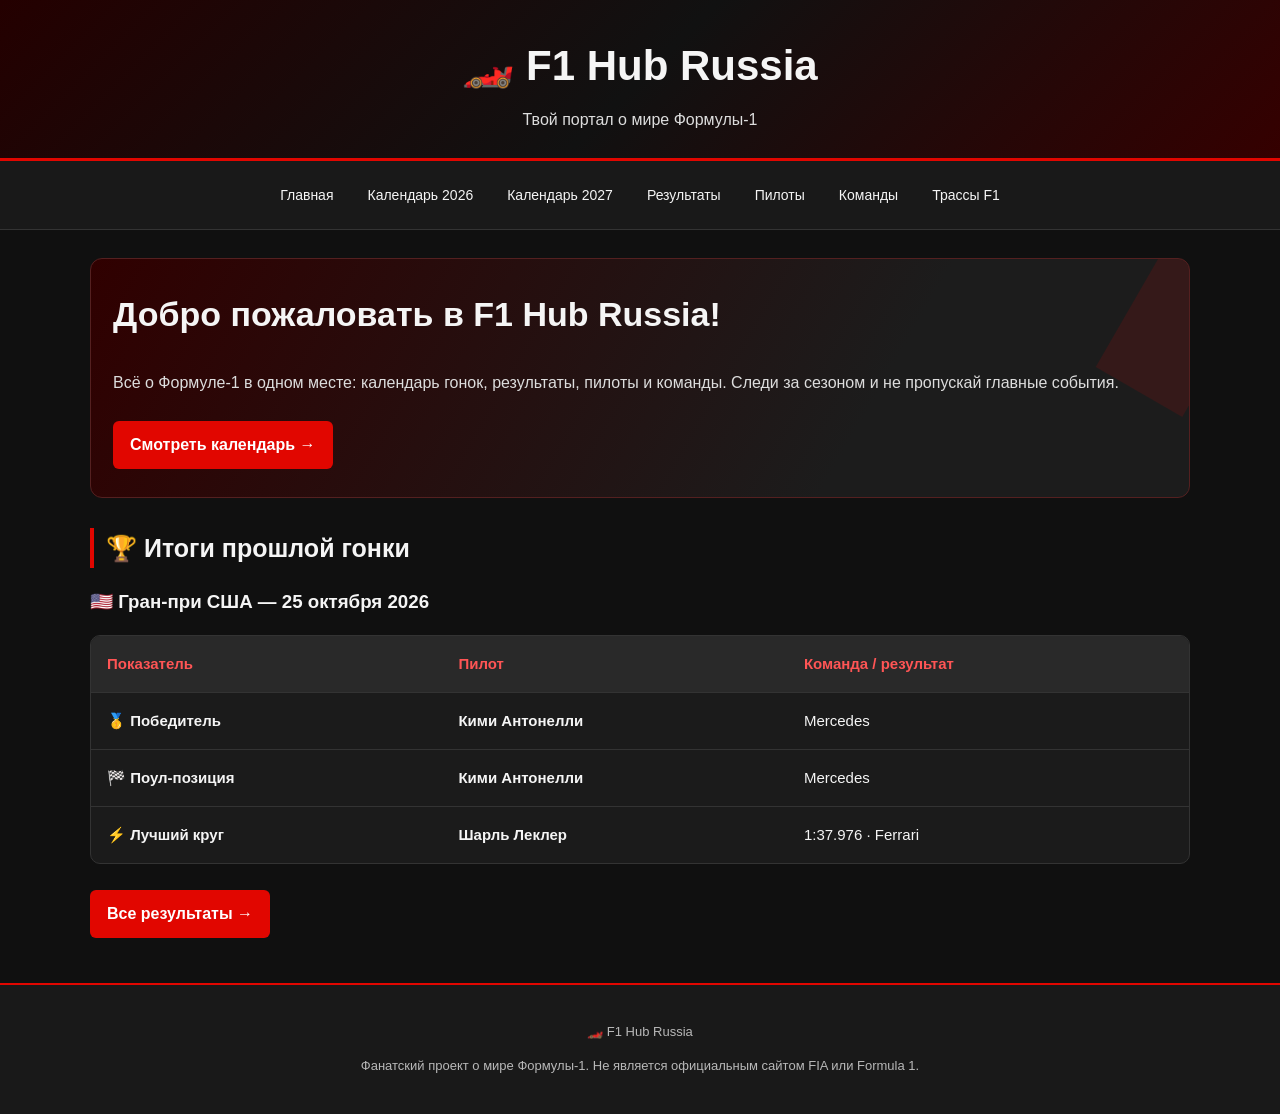
<file: index.html>
<!DOCTYPE html>
<html lang="ru">
<head>
  <meta charset="UTF-8">
  <meta name="viewport" content="width=device-width, initial-scale=1.0">
  <meta name="theme-color" content="#101010">
  <meta name="description" content="F1 Hub Russia — календарь, результаты, пилоты и команды Формулы-1.">
  <link rel="icon" type="image/png" href="logo.png">
  <title>F1 Hub Russia — Главная</title>

  <style>
    :root {
      --red: #e10600;
      --bg: #101010;
      --panel: #1b1b1b;
      --text: #f5f5f5;
      --muted: #b8b8b8;
    }

    * { box-sizing: border-box; }

    html { scroll-behavior: smooth; }

    body {
      margin: 0;
      background: var(--bg);
      color: var(--text);
      font-family: Arial, Helvetica, sans-serif;
      line-height: 1.6;
    }

    a {
      color: inherit;
      text-decoration: none;
    }

    /* Стартовая заставка */
    #f1-splash {
      position: fixed;
      inset: 0;
      z-index: 99999;
      display: flex;
      flex-direction: column;
      align-items: center;
      justify-content: center;
      overflow: hidden;
      background: radial-gradient(
        ellipse at center,
        #241010 0%,
        #101010 55%,
        #050505 100%
      );
      color: white;
      animation: splash-exit .7s ease 2.5s forwards;
    }

    #f1-splash .speed-lines {
      position: absolute;
      inset: 0;
      pointer-events: none;
      opacity: .2;
      background: repeating-linear-gradient(
        115deg,
        transparent 0,
        transparent 70px,
        rgba(225, 6, 0, .22) 71px,
        transparent 73px,
        transparent 140px
      );
      animation: lines-move 1.5s linear infinite;
    }

    #f1-splash .splash-content {
      position: relative;
      z-index: 1;
      width: 100%;
      padding: 24px;
      text-align: center;
      animation: logo-enter .8s ease both;
    }

    #f1-splash .splash-logo-image {
      display: block;
      width: min(280px, 75vw);
      max-height: 280px;
      object-fit: contain;
      margin: 0 auto 20px;
      filter: drop-shadow(0 0 22px rgba(225, 6, 0, .18));
    }

    #f1-splash .splash-loader {
      width: 150px;
      height: 3px;
      margin: 28px auto 0;
      overflow: hidden;
      background: #333;
    }

    #f1-splash .splash-loader::after {
      content: "";
      display: block;
      width: 45%;
      height: 100%;
      background: var(--red);
      animation: loader-move 1s ease-in-out infinite;
    }

    #f1-splash .splash-caption {
      margin-top: 14px;
      color: #aaa;
      font-size: 10px;
      letter-spacing: 2px;
    }

    @keyframes loader-move {
      from { transform: translateX(-110%); }
      to { transform: translateX(340%); }
    }

    @keyframes lines-move {
      from { background-position: 0 0; }
      to { background-position: 140px 0; }
    }

    @keyframes logo-enter {
      from { opacity: 0; transform: translateY(18px) scale(.97); }
      to { opacity: 1; transform: translateY(0) scale(1); }
    }

    @keyframes splash-exit {
      to {
        opacity: 0;
        visibility: hidden;
        pointer-events: none;
      }
    }

    @media (prefers-reduced-motion: reduce) {
      #f1-splash {
        animation-duration: .2s;
        animation-delay: 1s;
      }

      #f1-splash .speed-lines,
      #f1-splash .splash-content,
      #f1-splash .splash-loader::after {
        animation: none;
      }
    }

    /* Шапка сайта */
    .site-header {
      text-align: center;
      padding: 32px 16px 25px;
      background: linear-gradient(135deg, #240000, #111, #350000);
      border-bottom: 3px solid var(--red);
    }

    .site-header h1 {
      margin: 0;
      font-size: clamp(27px, 5vw, 42px);
      cursor: pointer;
      user-select: none;
      -webkit-tap-highlight-color: transparent;
    }

    .site-header p {
      margin: 8px 0 0;
      color: #ddd;
    }

    /* Главное меню */
    nav {
      display: flex;
      justify-content: center;
      flex-wrap: wrap;
      gap: 8px;
      padding: 14px;
      background: #191919;
      border-bottom: 1px solid #333;
    }

    nav a {
      padding: 9px 13px;
      border-radius: 5px;
      font-size: 14px;
      transition: background .2s, transform .2s;
    }

    nav a:hover,
    nav a:focus-visible {
      background: var(--red);
      outline: none;
    }

    /* Основной контент */
    .container {
      width: min(1100px, 92%);
      margin: 28px auto;
    }

    .hero {
      position: relative;
      overflow: hidden;
      padding: 28px 22px;
      border-radius: 12px;
      background: linear-gradient(120deg, #300000, #1c1c1c 70%);
      border: 1px solid #542020;
    }

    .hero::after {
      content: "";
      position: absolute;
      right: -45px;
      top: -35px;
      width: 100px;
      height: 180px;
      background: rgba(225, 6, 0, .12);
      transform: rotate(30deg);
      pointer-events: none;
    }

    .hero h2 {
      margin-top: 0;
      font-size: clamp(24px, 4vw, 34px);
    }

    .hero p { color: #ddd; }

    .button {
      display: inline-block;
      margin-top: 10px;
      padding: 11px 17px;
      background: var(--red);
      color: white;
      border-radius: 6px;
      font-weight: bold;
      transition: background .2s, transform .2s;
    }

    .button:hover {
      background: #b90000;
      transform: translateY(-1px);
    }

    .section { margin-top: 30px; }

    .section-title {
      margin: 0 0 18px;
      padding-left: 12px;
      border-left: 4px solid var(--red);
      font-size: 25px;
    }

    /* Таблица результатов */
    .table-wrapper {
      overflow-x: auto;
      border: 1px solid #333;
      border-radius: 10px;
      background: var(--panel);
    }

    .results-table {
      width: 100%;
      border-collapse: collapse;
      text-align: left;
    }

    .results-table th,
    .results-table td {
      padding: 16px;
      border-bottom: 1px solid #333;
      font-family: Arial, Helvetica, sans-serif;
      font-size: 15px;
    }

    .results-table th {
      background: #292929;
      color: #ff5555;
      font-weight: bold;
    }

    .results-table td { font-weight: normal; }

    .results-table tr:last-child td { border-bottom: none; }

    .results-table tbody tr:hover { background: #242424; }

    .result-label,
    .driver-name { font-weight: bold !important; }

    .team-name {
      color: var(--text);
      font-size: inherit;
      font-family: inherit;
      font-weight: normal;
    }

    /* Ссылка на странице остаётся рабочей */
    .secret-link a {
      color: inherit;
      text-decoration: none;
      cursor: inherit;
    }

    footer {
      margin-top: 45px;
      padding: 24px 15px;
      text-align: center;
      background: #191919;
      border-top: 2px solid var(--red);
      color: var(--muted);
      font-size: 13px;
    }

    /* Пасхалка с Серхио Пересом */
    #checo-easter-egg {
      position: fixed;
      inset: 0;
      z-index: 100001;
      display: flex;
      align-items: center;
      justify-content: center;
      padding: 20px;
      background: rgba(0, 0, 0, .9);
      backdrop-filter: blur(8px);
      -webkit-backdrop-filter: blur(8px);
      opacity: 0;
      visibility: hidden;
      pointer-events: none;
      transition: opacity .3s ease, visibility .3s ease;
    }

    #checo-easter-egg.show {
      opacity: 1;
      visibility: visible;
      pointer-events: auto;
    }

    .checo-card {
      position: relative;
      width: min(420px, 100%);
      max-height: 90vh;
      overflow-y: auto;
      padding: 18px;
      text-align: center;
      background: linear-gradient(145deg, #202020, #101010);
      border: 2px solid var(--red);
      border-radius: 14px;
      box-shadow: 0 0 35px rgba(225, 6, 0, .4);
      transform: scale(.85) translateY(15px);
      transition: transform .3s ease;
    }

    #checo-easter-egg.show .checo-card {
      transform: scale(1) translateY(0);
    }

    .checo-card img {
      display: block;
      width: 100%;
      max-height: 58vh;
      object-fit: contain;
      border-radius: 8px;
      background: #080808;
    }

    .checo-card h2 {
      margin: 12px 0 4px;
      color: #ff3030;
      font-size: 28px;
    }

    .checo-card p {
      margin: 4px 0;
      color: #ddd;
    }

    #checo-close {
      position: absolute;
      z-index: 2;
      top: 24px;
      right: 24px;
      width: 38px;
      height: 38px;
      border: 1px solid rgba(255,255,255,.3);
      border-radius: 50%;
      background: var(--red);
      color: white;
      font-size: 25px;
      line-height: 1;
      cursor: pointer;
    }

    #checo-close:hover { background: #b90000; }

    .checo-credit {
      display: block;
      margin-top: 12px;
      color: #999;
      font-size: 11px;
    }

    .checo-credit a { text-decoration: underline; }

    @media (max-width: 600px) {
      nav { gap: 4px; padding: 10px 5px; }

      nav a { padding: 8px; font-size: 13px; }

      .results-table th,
      .results-table td {
        padding: 12px 9px;
        font-size: 13px;
      }

      .hero { padding: 24px 17px; }

      .checo-card { padding: 12px; }

      #checo-close {
        top: 17px;
        right: 17px;
      }
    }
  </style>
</head>

<body>
  <!-- Стартовая заставка -->
  <div id="f1-splash" aria-label="F1 Hub Russia — загрузка" role="status">
    <div class="speed-lines"></div>

    <div class="splash-content">
      <img class="splash-logo-image" src="logo.png" alt="F1 Hub Russia">
      <div class="splash-loader"></div>
      <p class="splash-caption">
        ТВОЙ МИР ФОРМУЛЫ-1 · PREPARING FOR LIGHTS OUT
      </p>
    </div>
  </div>

  <!-- Шапка сайта -->
  <header class="site-header">
    <h1 id="site-logo" title="🤫 Три нажатия...">
      🏎️ F<span class="secret-link"><a href="reaction.html">1</a></span> Hub Russia
    </h1>
    <p>Твой портал о мире Формулы-1</p>
  </header>

  <!-- Главное меню -->
  <nav aria-label="Главное меню">
    <a href="index.html">Главная</a>
    <a href="calendar.html">Календарь 2026</a>
    <a href="calendar2027.html">Календарь 2027</a>
    <a href="results.html">Результаты</a>
    <a href="drivers.html">Пилоты</a>
    <a href="teams.html">Команды</a>
    <a href="tracks.html">Трассы F1</a>
  </nav>

  <main class="container">
    <!-- Приветственный блок -->
    <section class="hero">
      <h2>Добро пожаловать в F1 Hub Russia!</h2>

      <p>
        Всё о Формуле-1 в одном месте: календарь гонок,
        результаты, пилоты и команды. Следи за сезоном
        и не пропускай главные события.
      </p>

      <a class="button" href="calendar.html">Смотреть календарь →</a>
    </section>

    <!-- Результаты последней гонки -->
    <section class="section">
      <h2 class="section-title">🏆 Итоги прошлой гонки</h2>
      <h3>🇺🇸 Гран-при США — 25 октября 2026</h3>

      <div class="table-wrapper">
        <table class="results-table">
          <thead>
            <tr>
              <th>Показатель</th>
              <th>Пилот</th>
              <th>Команда / результат</th>
            </tr>
          </thead>

          <tbody>
            <tr>
              <td class="result-label">🥇 Победитель</td>
              <td class="driver-name">Кими Антонелли</td>
              <td class="team-name">Mercedes</td>
            </tr>

            <tr>
              <td class="result-label">🏁 Поул-позиция</td>
              <td class="driver-name">Кими Антонелли</td>
              <td class="team-name">Mercedes</td>
            </tr>

            <tr>
              <td class="result-label">⚡ Лучший круг</td>
              <td class="driver-name">Шарль Леклер</td>
              <td class="team-name">1:37.976 · Ferrari</td>
            </tr>
          </tbody>
        </table>
      </div>

      <p>
        <a class="button" href="results.html">Все результаты →</a>
      </p>
    </section>
  </main>

  <!-- Подвал -->
  <footer>
    <p>🏎️ F1 Hub Russia</p>
    <p>
      Фанатский проект о мире Формулы-1.
      Не является официальным сайтом FIA или Formula 1.
    </p>
  </footer>

  <!-- Секретное окно Чеко -->
  <div
    id="checo-easter-egg"
    role="dialog"
    aria-modal="true"
    aria-labelledby="checo-title"
    aria-hidden="true"
  >
    <div class="checo-card">
      <button id="checo-close" type="button" aria-label="Закрыть">×</button>

      <!-- Фото Чеко: файл checo.jpg должен лежать рядом с index.html -->
  
      <h2 id="checo-title">CHECO?! 🇲🇽</h2>
      <p>Ты нашёл секретную пасхалку!</p>
      <p><strong>NEVER FORGET CHECO 😎</strong></p>

      <small class="checo-credit">
        Фото: Jake Archibald ·
        <a
          href="https://creativecommons.org/licenses/by/2.0/"
          target="_blank"
          rel="noopener noreferrer"
        >CC BY 2.0</a>
      </small>
    </div>
  </div>

 
<script>
  // Пасхалка: три быстрых нажатия на заголовок.
  (() => {
    const logo = document.getElementById("site-logo");
    const popup = document.getElementById("checo-easter-egg");
    const closeButton = document.getElementById("checo-close");

    if (!logo || !popup || !closeButton) return;

    let clicks = 0;
    let clickTimer = null;
    let previousFocus = null;

    function openCheco() {
      previousFocus = document.activeElement;
      popup.classList.add("show");
      popup.setAttribute("aria-hidden", "false");
      document.body.style.overflow = "hidden";
      closeButton.focus();
    }

    function closeCheco() {
      popup.classList.remove("show");
      popup.setAttribute("aria-hidden", "true");
      document.body.style.overflow = "";

      if (previousFocus && typeof previousFocus.focus === "function") {
        previousFocus.focus();
      }
    }

    logo.addEventListener("click", (event) => {
      if (event.target.closest("a")) return;

      clicks++;
      clearTimeout(clickTimer);

      if (clicks >= 3) {
        clicks = 0;
        openCheco();
      } else {
        clickTimer = setTimeout(() => {
          clicks = 0;
        }, 1800);
      }
    });

    closeButton.addEventListener("click", closeCheco);

    popup.addEventListener("click", (event) => {
      if (event.target === popup) closeCheco();
    });

    document.addEventListener("keydown", (event) => {
      if (event.key === "Escape" && popup.classList.contains("show")) {
        closeCheco();
      }
    });
  })();
</script>
</body>
</html>
</file>
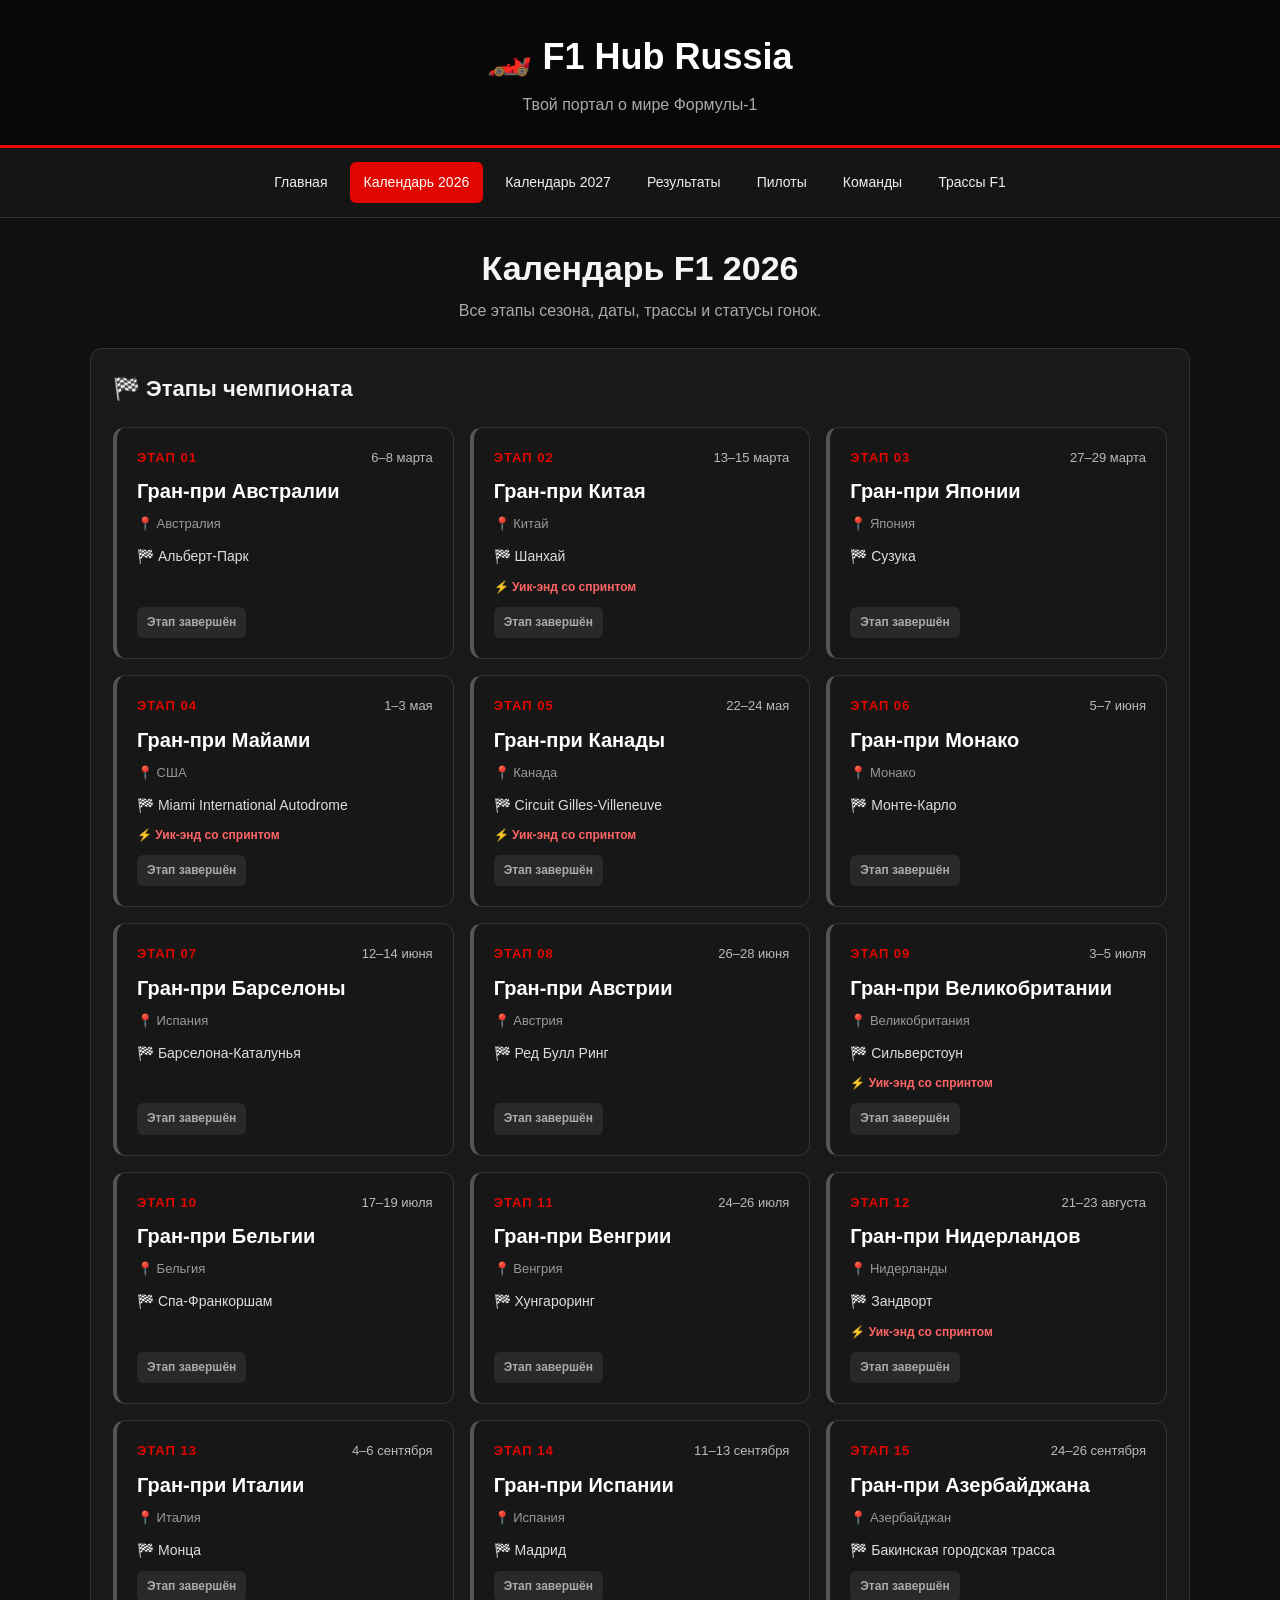
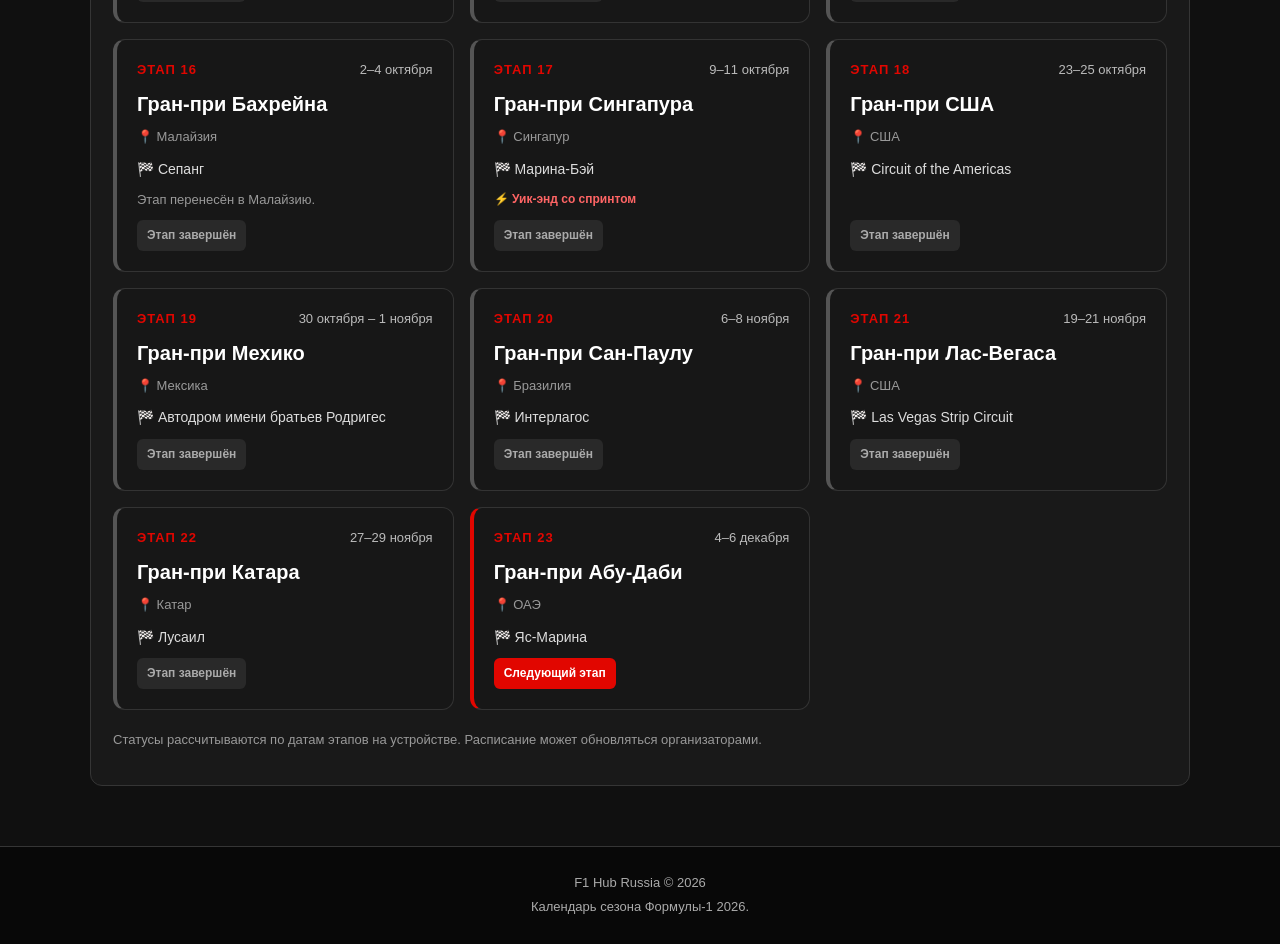
<file: calendar.html>
<!DOCTYPE html>
<html lang="ru">
<head>
  <meta charset="UTF-8">
  <meta name="viewport" content="width=device-width, initial-scale=1.0">
  <meta name="theme-color" content="#e10600">
  <title>Календарь 2026 | F1 Hub Russia</title>
  <link rel="stylesheet" href="style.css">

  <style>
    .calendar-grid {
      display: grid;
      grid-template-columns: repeat(auto-fit, minmax(270px, 1fr));
      gap: 16px;
      margin-top: 20px;
    }

    .calendar-card {
      position: relative;
      display: flex;
      flex-direction: column;
      gap: 10px;
      min-width: 0;
      padding: 20px;
      background: #171717;
      border: 1px solid #333;
      border-left: 4px solid #e10600;
      border-radius: 12px;
      transition: transform .2s, border-color .2s;
    }

    .calendar-card:hover {
      transform: translateY(-3px);
      border-color: #e10600;
    }

    .calendar-card.completed {
      border-left-color: #555;
    }

    .calendar-top {
      display: flex;
      align-items: center;
      justify-content: space-between;
      gap: 10px;
    }

    .calendar-round {
      color: #e10600;
      font-size: 13px;
      font-weight: 800;
      letter-spacing: 1px;
    }

    .calendar-date {
      color: #bbb;
      font-size: 13px;
    }

    .calendar-name {
      margin: 0;
      color: #fff;
      font-size: 20px;
      line-height: 1.3;
    }

    .calendar-circuit {
      color: #ddd;
      font-size: 14px;
    }

    .calendar-country {
      color: #999;
      font-size: 13px;
    }

    .calendar-status {
      display: inline-block;
      align-self: flex-start;
      padding: 6px 10px;
      border-radius: 6px;
      background: #292929;
      color: #ddd;
      font-size: 12px;
      font-weight: 700;
    }

    .calendar-status.next {
      background: #e10600;
      color: white;
    }

    .calendar-status.done {
      background: #292929;
      color: #aaa;
    }

    .calendar-sprint {
      color: #ff6565;
      font-size: 12px;
      font-weight: 700;
    }

    .calendar-note {
      color: #999;
      font-size: 13px;
      line-height: 1.5;
    }

    @media (max-width: 600px) {
      .calendar-grid {
        grid-template-columns: 1fr;
      }

      .calendar-card {
        padding: 16px;
      }
    }
  </style>
</head>

<body>
  <header class="site-header">
    <h1>🏎️ F1 Hub Russia</h1>
    <p>Твой портал о мире Формулы-1</p>
  </header>

  <nav aria-label="Главное меню">
    <a href="index.html">Главная</a>
    <a href="calendar.html" class="active" aria-current="page">Календарь 2026</a>
    <a href="calendar2027.html">Календарь 2027</a>
    <a href="results.html">Результаты</a>
    <a href="drivers.html">Пилоты</a>
    <a href="teams.html">Команды</a>
    <a href="tracks.html">Трассы F1</a>
  </nav>

  <main>
    <h1 class="page-heading">Календарь F1 2026</h1>
    <p class="page-subtitle">
      Все этапы сезона, даты, трассы и статусы гонок.
    </p>

    <section class="card">
      <h2>🏁 Этапы чемпионата</h2>

      <div id="calendar2026Cards" class="calendar-grid">
        <p>Загружаем календарь...</p>
      </div>

      <p class="calendar-note">
        Статусы рассчитываются по датам этапов на устройстве.
        Расписание может обновляться организаторами.
      </p>
    </section>
  </main>

  <footer>
    <p>F1 Hub Russia © 2026</p>
    <p>Календарь сезона Формулы-1 2026.</p>
  </footer>

  <script>
    const races2026 = [
      {
        date: "6–8 марта",
        end: "2026-03-08",
        name: "Гран-при Австралии",
        country: "Австралия",
        circuit: "Альберт-Парк"
      },
      {
        date: "13–15 марта",
        end: "2026-03-15",
        name: "Гран-при Китая",
        country: "Китай",
        circuit: "Шанхай",
        sprint: true
      },
      {
        date: "27–29 марта",
        end: "2026-03-29",
        name: "Гран-при Японии",
        country: "Япония",
        circuit: "Сузука"
      },
      {
        date: "1–3 мая",
        end: "2026-05-03",
        name: "Гран-при Майами",
        country: "США",
        circuit: "Miami International Autodrome",
        sprint: true
      },
      {
        date: "22–24 мая",
        end: "2026-05-24",
        name: "Гран-при Канады",
        country: "Канада",
        circuit: "Circuit Gilles-Villeneuve",
        sprint: true
      },
      {
        date: "5–7 июня",
        end: "2026-06-07",
        name: "Гран-при Монако",
        country: "Монако",
        circuit: "Монте-Карло"
      },
      {
        date: "12–14 июня",
        end: "2026-06-14",
        name: "Гран-при Барселоны",
        country: "Испания",
        circuit: "Барселона-Каталунья"
      },
      {
        date: "26–28 июня",
        end: "2026-06-28",
        name: "Гран-при Австрии",
        country: "Австрия",
        circuit: "Ред Булл Ринг"
      },
      {
        date: "3–5 июля",
        end: "2026-07-05",
        name: "Гран-при Великобритании",
        country: "Великобритания",
        circuit: "Сильверстоун",
        sprint: true
      },
      {
        date: "17–19 июля",
        end: "2026-07-19",
        name: "Гран-при Бельгии",
        country: "Бельгия",
        circuit: "Спа-Франкоршам"
      },
      {
        date: "24–26 июля",
        end: "2026-07-26",
        name: "Гран-при Венгрии",
        country: "Венгрия",
        circuit: "Хунгароринг"
      },
      {
        date: "21–23 августа",
        end: "2026-08-23",
        name: "Гран-при Нидерландов",
        country: "Нидерланды",
        circuit: "Зандворт",
        sprint: true
      },
      {
        date: "4–6 сентября",
        end: "2026-09-06",
        name: "Гран-при Италии",
        country: "Италия",
        circuit: "Монца"
      },
      {
        date: "11–13 сентября",
        end: "2026-09-13",
        name: "Гран-при Испании",
        country: "Испания",
        circuit: "Мадрид"
      },
      {
        date: "24–26 сентября",
        end: "2026-09-26",
        name: "Гран-при Азербайджана",
        country: "Азербайджан",
        circuit: "Бакинская городская трасса"
      },
      {
        date: "2–4 октября",
        end: "2026-10-04",
        name: "Гран-при Бахрейна",
        country: "Малайзия",
        circuit: "Сепанг",
        note: "Этап перенесён в Малайзию."
      },
      {
        date: "9–11 октября",
        end: "2026-10-11",
        name: "Гран-при Сингапура",
        country: "Сингапур",
        circuit: "Марина-Бэй",
        sprint: true
      },
      {
        date: "23–25 октября",
        end: "2026-10-25",
        name: "Гран-при США",
        country: "США",
        circuit: "Circuit of the Americas"
      },
      {
        date: "30 октября – 1 ноября",
        end: "2026-11-01",
        name: "Гран-при Мехико",
        country: "Мексика",
        circuit: "Автодром имени братьев Родригес"
      },
      {
        date: "6–8 ноября",
        end: "2026-11-08",
        name: "Гран-при Сан-Паулу",
        country: "Бразилия",
        circuit: "Интерлагос"
      },
      {
        date: "19–21 ноября",
        end: "2026-11-21",
        name: "Гран-при Лас-Вегаса",
        country: "США",
        circuit: "Las Vegas Strip Circuit"
      },
      {
        date: "27–29 ноября",
        end: "2026-11-29",
        name: "Гран-при Катара",
        country: "Катар",
        circuit: "Лусаил"
      },
      {
        date: "4–6 декабря",
        end: "2026-12-06",
        name: "Гран-при Абу-Даби",
        country: "ОАЭ",
        circuit: "Яс-Марина"
      }
    ];

    function renderCalendar2026() {
      const container = document.getElementById("calendar2026Cards");

      if (!container) return;

      const today = new Date();
      today.setHours(0, 0, 0, 0);

      container.innerHTML = races2026.map((race, index) => {
        const endDate = new Date(race.end + "T23:59:59");
        const isDone = endDate < today;
        const isNext = !isDone && !races2026
          .slice(0, index)
          .some(previous => new Date(previous.end + "T23:59:59") >= today);

        let status = "Запланирован";
        let statusClass = "";

        if (isDone) {
          status = "Этап завершён";
          statusClass = "done";
        } else if (isNext) {
          status = "Следующий этап";
          statusClass = "next";
        }

        return `
          <article class="calendar-card ${isDone ? "completed" : ""}">
            <div class="calendar-top">
              <span class="calendar-round">
                ЭТАП ${String(index + 1).padStart(2, "0")}
              </span>
              <span class="calendar-date">${race.date}</span>
            </div>

            <h3 class="calendar-name">${race.name}</h3>

            <div class="calendar-country">
              📍 ${race.country}
            </div>

            <div class="calendar-circuit">
              🏁 ${race.circuit}
            </div>

            ${race.sprint
              ? '<div class="calendar-sprint">⚡ Уик-энд со спринтом</div>'
              : ""}

            ${race.note
              ? `<div class="calendar-note">${race.note}</div>`
              : ""}

            <span class="calendar-status ${statusClass}">
              ${status}
            </span>
          </article>
        `;
      }).join("");
    }

    renderCalendar2026();
  </script>
</body>
</html>
</file>
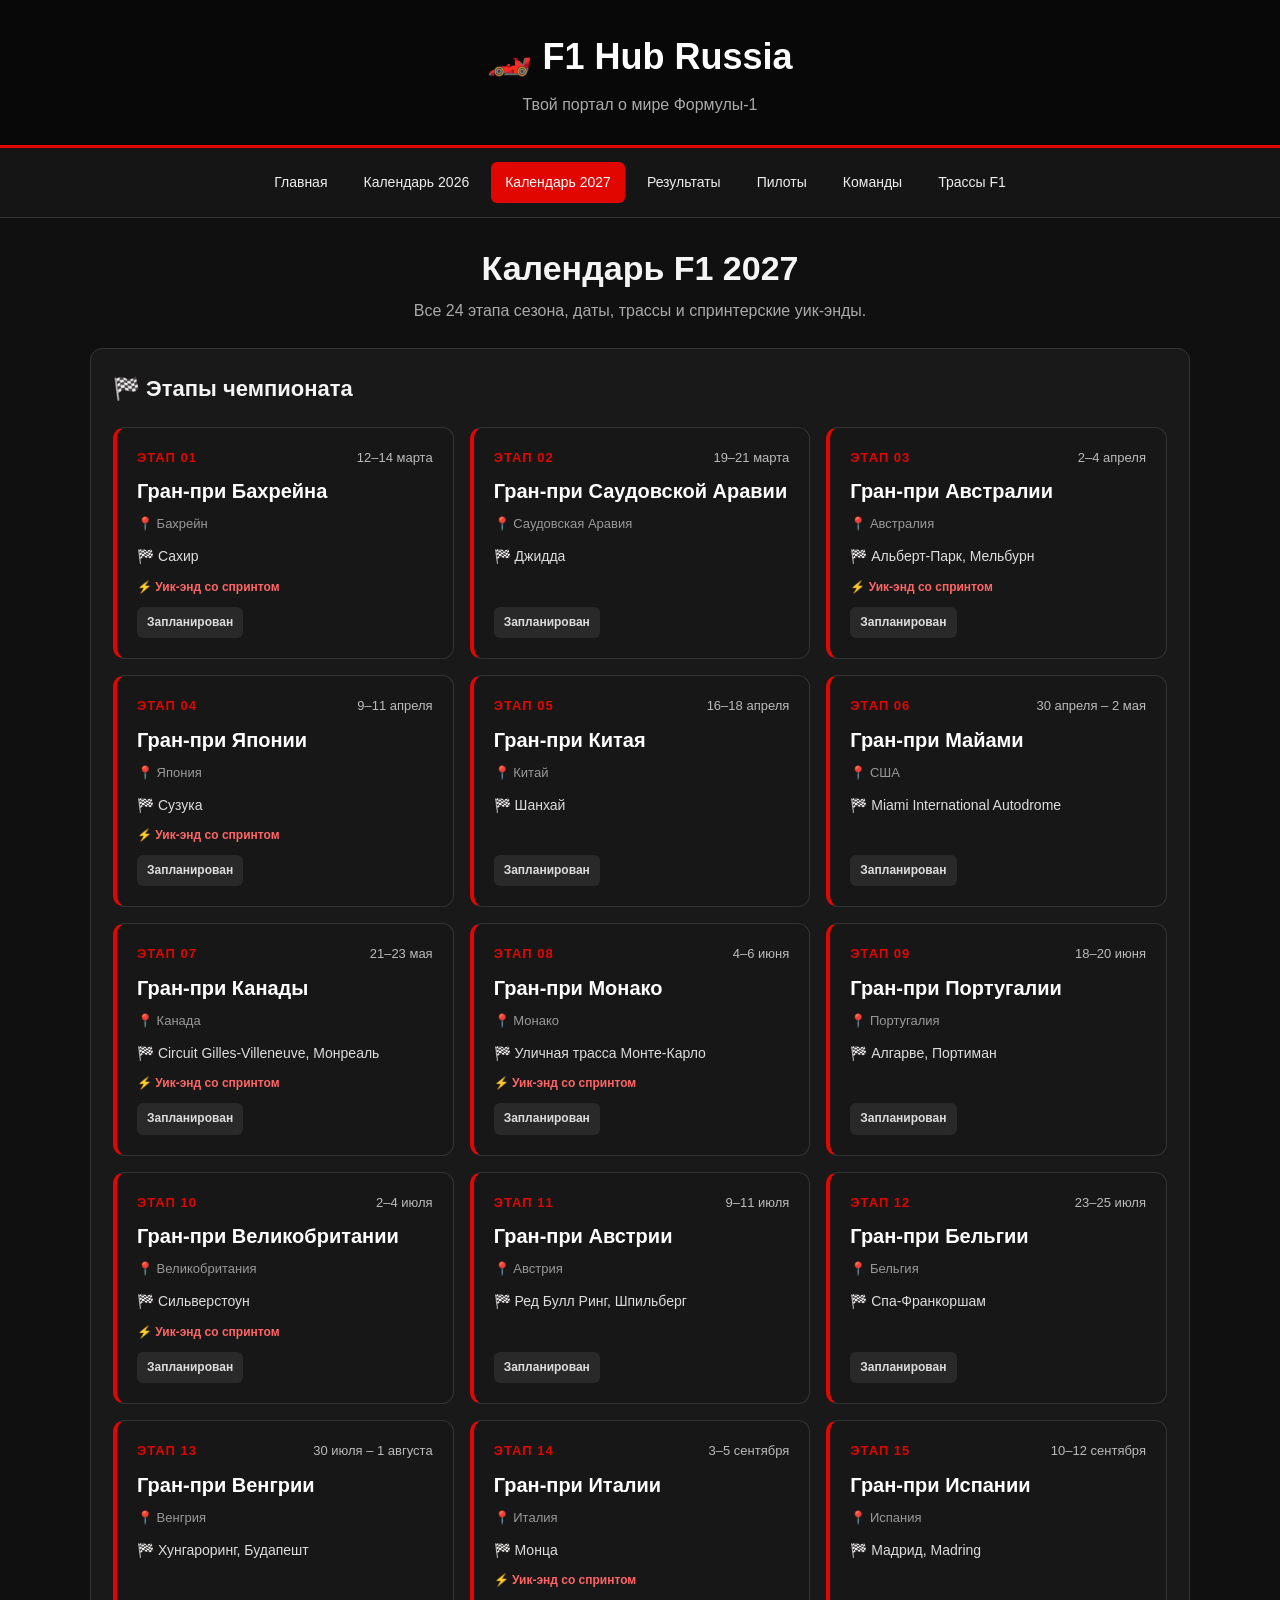
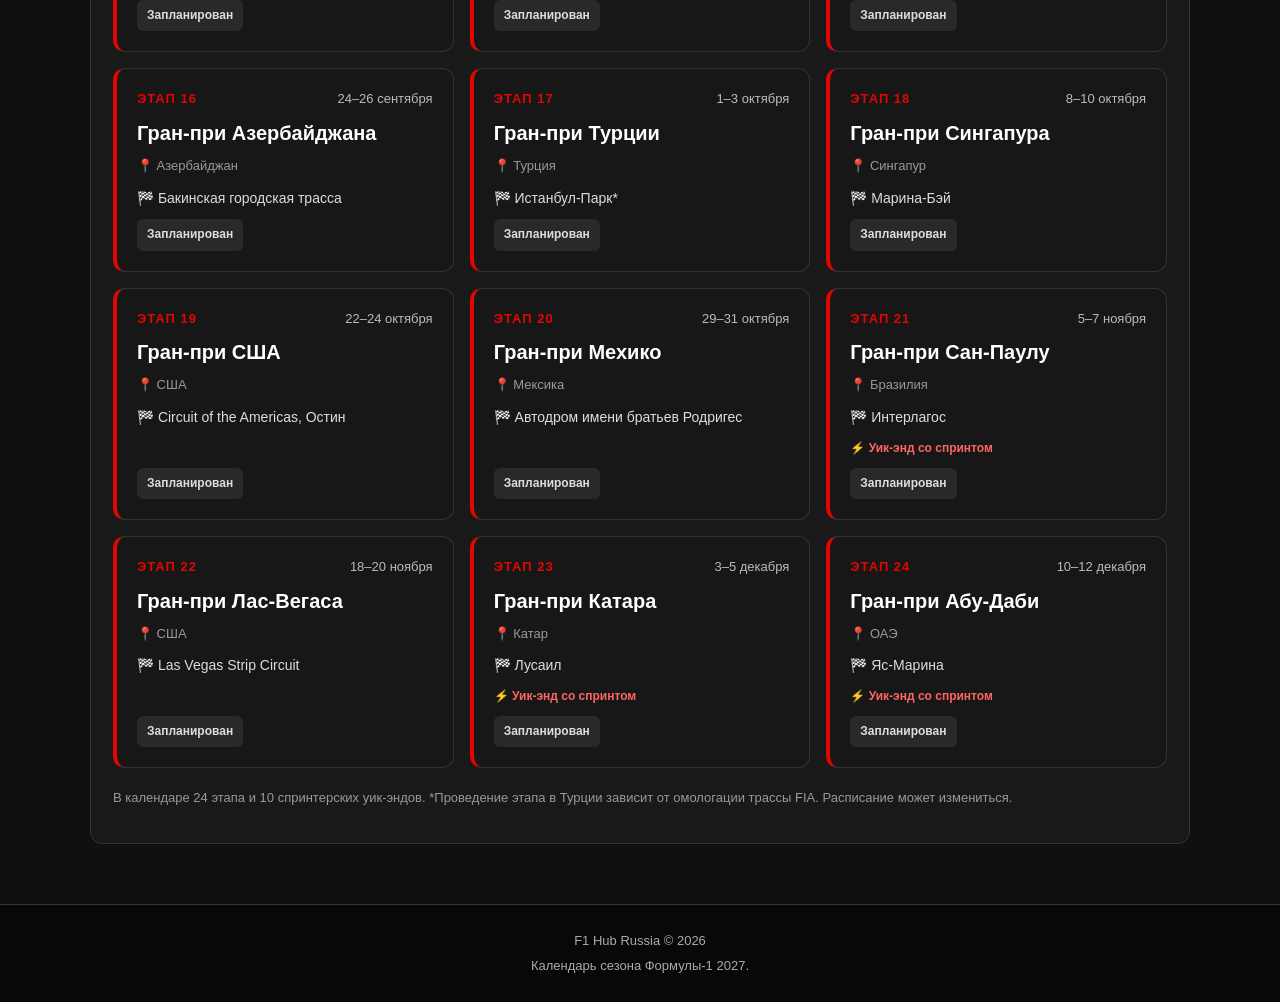
<file: calendar2027.html>
<!DOCTYPE html>
<html lang="ru">
<head>
  <meta charset="UTF-8">
  <meta name="viewport" content="width=device-width, initial-scale=1.0">
  <meta name="theme-color" content="#e10600">
  <title>Календарь 2027 | F1 Hub Russia</title>
  <link rel="stylesheet" href="style.css">

  <style>
    .calendar-grid {
      display: grid;
      grid-template-columns: repeat(auto-fit, minmax(270px, 1fr));
      gap: 16px;
      margin-top: 20px;
    }

    .calendar-card {
      position: relative;
      display: flex;
      flex-direction: column;
      gap: 10px;
      min-width: 0;
      padding: 20px;
      background: #171717;
      border: 1px solid #333;
      border-left: 4px solid #e10600;
      border-radius: 12px;
      transition: transform .2s, border-color .2s;
    }

    .calendar-card:hover {
      transform: translateY(-3px);
      border-color: #e10600;
    }

    .calendar-card.completed {
      border-left-color: #555;
    }

    .calendar-top {
      display: flex;
      align-items: center;
      justify-content: space-between;
      gap: 10px;
    }

    .calendar-round {
      color: #e10600;
      font-size: 13px;
      font-weight: 800;
      letter-spacing: 1px;
    }

    .calendar-date {
      color: #bbb;
      font-size: 13px;
    }

    .calendar-name {
      margin: 0;
      color: #fff;
      font-size: 20px;
      line-height: 1.3;
    }

    .calendar-circuit {
      color: #ddd;
      font-size: 14px;
    }

    .calendar-country {
      color: #999;
      font-size: 13px;
    }

    .calendar-status {
      display: inline-block;
      align-self: flex-start;
      padding: 6px 10px;
      border-radius: 6px;
      background: #292929;
      color: #ddd;
      font-size: 12px;
      font-weight: 700;
    }

    .calendar-status.next {
      background: #e10600;
      color: white;
    }

    .calendar-status.done {
      background: #292929;
      color: #aaa;
    }

    .calendar-sprint {
      color: #ff6565;
      font-size: 12px;
      font-weight: 700;
    }

    .calendar-note {
      color: #999;
      font-size: 13px;
      line-height: 1.5;
    }

    @media (max-width: 600px) {
      .calendar-grid {
        grid-template-columns: 1fr;
      }

      .calendar-card {
        padding: 16px;
      }
    }
  </style>
</head>

<body>
  <header class="site-header">
    <h1>🏎️ F1 Hub Russia</h1>
    <p>Твой портал о мире Формулы-1</p>
  </header>

  <nav aria-label="Главное меню">
    <a href="index.html">Главная</a>
    <a href="calendar.html">Календарь 2026</a>
    <a href="calendar2027.html" class="active" aria-current="page">Календарь 2027</a>
    <a href="results.html">Результаты</a>
    <a href="drivers.html">Пилоты</a>
    <a href="teams.html">Команды</a>
    <a href="tracks.html">Трассы F1</a>
  </nav>

  <main>
    <h1 class="page-heading">Календарь F1 2027</h1>
    <p class="page-subtitle">
      Все 24 этапа сезона, даты, трассы и спринтерские уик-энды.
    </p>

    <section class="card">
      <h2>🏁 Этапы чемпионата</h2>

      <div class="calendar-grid">

        <article class="calendar-card">
          <div class="calendar-top">
            <span class="calendar-round">ЭТАП 01</span>
            <span class="calendar-date">12–14 марта</span>
          </div>
          <h3 class="calendar-name">Гран-при Бахрейна</h3>
          <div class="calendar-country">📍 Бахрейн</div>
          <div class="calendar-circuit">🏁 Сахир</div>
          <div class="calendar-sprint">⚡ Уик-энд со спринтом</div>
          <span class="calendar-status">Запланирован</span>
        </article>

        <article class="calendar-card">
          <div class="calendar-top">
            <span class="calendar-round">ЭТАП 02</span>
            <span class="calendar-date">19–21 марта</span>
          </div>
          <h3 class="calendar-name">Гран-при Саудовской Аравии</h3>
          <div class="calendar-country">📍 Саудовская Аравия</div>
          <div class="calendar-circuit">🏁 Джидда</div>
          <span class="calendar-status">Запланирован</span>
        </article>

        <article class="calendar-card">
          <div class="calendar-top">
            <span class="calendar-round">ЭТАП 03</span>
            <span class="calendar-date">2–4 апреля</span>
          </div>
          <h3 class="calendar-name">Гран-при Австралии</h3>
          <div class="calendar-country">📍 Австралия</div>
          <div class="calendar-circuit">🏁 Альберт-Парк, Мельбурн</div>
          <div class="calendar-sprint">⚡ Уик-энд со спринтом</div>
          <span class="calendar-status">Запланирован</span>
        </article>

        <article class="calendar-card">
          <div class="calendar-top">
            <span class="calendar-round">ЭТАП 04</span>
            <span class="calendar-date">9–11 апреля</span>
          </div>
          <h3 class="calendar-name">Гран-при Японии</h3>
          <div class="calendar-country">📍 Япония</div>
          <div class="calendar-circuit">🏁 Сузука</div>
          <div class="calendar-sprint">⚡ Уик-энд со спринтом</div>
          <span class="calendar-status">Запланирован</span>
        </article>

        <article class="calendar-card">
          <div class="calendar-top">
            <span class="calendar-round">ЭТАП 05</span>
            <span class="calendar-date">16–18 апреля</span>
          </div>
          <h3 class="calendar-name">Гран-при Китая</h3>
          <div class="calendar-country">📍 Китай</div>
          <div class="calendar-circuit">🏁 Шанхай</div>
          <span class="calendar-status">Запланирован</span>
        </article>

        <article class="calendar-card">
          <div class="calendar-top">
            <span class="calendar-round">ЭТАП 06</span>
            <span class="calendar-date">30 апреля – 2 мая</span>
          </div>
          <h3 class="calendar-name">Гран-при Майами</h3>
          <div class="calendar-country">📍 США</div>
          <div class="calendar-circuit">🏁 Miami International Autodrome</div>
          <span class="calendar-status">Запланирован</span>
        </article>

        <article class="calendar-card">
          <div class="calendar-top">
            <span class="calendar-round">ЭТАП 07</span>
            <span class="calendar-date">21–23 мая</span>
          </div>
          <h3 class="calendar-name">Гран-при Канады</h3>
          <div class="calendar-country">📍 Канада</div>
          <div class="calendar-circuit">🏁 Circuit Gilles-Villeneuve, Монреаль</div>
          <div class="calendar-sprint">⚡ Уик-энд со спринтом</div>
          <span class="calendar-status">Запланирован</span>
        </article>

        <article class="calendar-card">
          <div class="calendar-top">
            <span class="calendar-round">ЭТАП 08</span>
            <span class="calendar-date">4–6 июня</span>
          </div>
          <h3 class="calendar-name">Гран-при Монако</h3>
          <div class="calendar-country">📍 Монако</div>
          <div class="calendar-circuit">🏁 Уличная трасса Монте-Карло</div>
          <div class="calendar-sprint">⚡ Уик-энд со спринтом</div>
          <span class="calendar-status">Запланирован</span>
        </article>

        <article class="calendar-card">
          <div class="calendar-top">
            <span class="calendar-round">ЭТАП 09</span>
            <span class="calendar-date">18–20 июня</span>
          </div>
          <h3 class="calendar-name">Гран-при Португалии</h3>
          <div class="calendar-country">📍 Португалия</div>
          <div class="calendar-circuit">🏁 Алгарве, Портиман</div>
          <span class="calendar-status">Запланирован</span>
        </article>

        <article class="calendar-card">
          <div class="calendar-top">
            <span class="calendar-round">ЭТАП 10</span>
            <span class="calendar-date">2–4 июля</span>
          </div>
          <h3 class="calendar-name">Гран-при Великобритании</h3>
          <div class="calendar-country">📍 Великобритания</div>
          <div class="calendar-circuit">🏁 Сильверстоун</div>
          <div class="calendar-sprint">⚡ Уик-энд со спринтом</div>
          <span class="calendar-status">Запланирован</span>
        </article>

        <article class="calendar-card">
          <div class="calendar-top">
            <span class="calendar-round">ЭТАП 11</span>
            <span class="calendar-date">9–11 июля</span>
          </div>
          <h3 class="calendar-name">Гран-при Австрии</h3>
          <div class="calendar-country">📍 Австрия</div>
          <div class="calendar-circuit">🏁 Ред Булл Ринг, Шпильберг</div>
          <span class="calendar-status">Запланирован</span>
        </article>

        <article class="calendar-card">
          <div class="calendar-top">
            <span class="calendar-round">ЭТАП 12</span>
            <span class="calendar-date">23–25 июля</span>
          </div>
          <h3 class="calendar-name">Гран-при Бельгии</h3>
          <div class="calendar-country">📍 Бельгия</div>
          <div class="calendar-circuit">🏁 Спа-Франкоршам</div>
          <span class="calendar-status">Запланирован</span>
        </article>

        <article class="calendar-card">
          <div class="calendar-top">
            <span class="calendar-round">ЭТАП 13</span>
            <span class="calendar-date">30 июля – 1 августа</span>
          </div>
          <h3 class="calendar-name">Гран-при Венгрии</h3>
          <div class="calendar-country">📍 Венгрия</div>
          <div class="calendar-circuit">🏁 Хунгароринг, Будапешт</div>
          <span class="calendar-status">Запланирован</span>
        </article>

        <article class="calendar-card">
          <div class="calendar-top">
            <span class="calendar-round">ЭТАП 14</span>
            <span class="calendar-date">3–5 сентября</span>
          </div>
          <h3 class="calendar-name">Гран-при Италии</h3>
          <div class="calendar-country">📍 Италия</div>
          <div class="calendar-circuit">🏁 Монца</div>
          <div class="calendar-sprint">⚡ Уик-энд со спринтом</div>
          <span class="calendar-status">Запланирован</span>
        </article>

        <article class="calendar-card">
          <div class="calendar-top">
            <span class="calendar-round">ЭТАП 15</span>
            <span class="calendar-date">10–12 сентября</span>
          </div>
          <h3 class="calendar-name">Гран-при Испании</h3>
          <div class="calendar-country">📍 Испания</div>
          <div class="calendar-circuit">🏁 Мадрид, Madring</div>
          <span class="calendar-status">Запланирован</span>
        </article>

        <article class="calendar-card">
          <div class="calendar-top">
            <span class="calendar-round">ЭТАП 16</span>
            <span class="calendar-date">24–26 сентября</span>
          </div>
          <h3 class="calendar-name">Гран-при Азербайджана</h3>
          <div class="calendar-country">📍 Азербайджан</div>
          <div class="calendar-circuit">🏁 Бакинская городская трасса</div>
          <span class="calendar-status">Запланирован</span>
        </article>

        <article class="calendar-card">
          <div class="calendar-top">
            <span class="calendar-round">ЭТАП 17</span>
            <span class="calendar-date">1–3 октября</span>
          </div>
          <h3 class="calendar-name">Гран-при Турции</h3>
          <div class="calendar-country">📍 Турция</div>
          <div class="calendar-circuit">🏁 Истанбул-Парк*</div>
          <span class="calendar-status">Запланирован</span>
        </article>

        <article class="calendar-card">
          <div class="calendar-top">
            <span class="calendar-round">ЭТАП 18</span>
            <span class="calendar-date">8–10 октября</span>
          </div>
          <h3 class="calendar-name">Гран-при Сингапура</h3>
          <div class="calendar-country">📍 Сингапур</div>
          <div class="calendar-circuit">🏁 Марина-Бэй</div>
          <span class="calendar-status">Запланирован</span>
        </article>

        <article class="calendar-card">
          <div class="calendar-top">
            <span class="calendar-round">ЭТАП 19</span>
            <span class="calendar-date">22–24 октября</span>
          </div>
          <h3 class="calendar-name">Гран-при США</h3>
          <div class="calendar-country">📍 США</div>
          <div class="calendar-circuit">🏁 Circuit of the Americas, Остин</div>
          <span class="calendar-status">Запланирован</span>
        </article>

        <article class="calendar-card">
          <div class="calendar-top">
            <span class="calendar-round">ЭТАП 20</span>
            <span class="calendar-date">29–31 октября</span>
          </div>
          <h3 class="calendar-name">Гран-при Мехико</h3>
          <div class="calendar-country">📍 Мексика</div>
          <div class="calendar-circuit">🏁 Автодром имени братьев Родригес</div>
          <span class="calendar-status">Запланирован</span>
        </article>

        <article class="calendar-card">
          <div class="calendar-top">
            <span class="calendar-round">ЭТАП 21</span>
            <span class="calendar-date">5–7 ноября</span>
          </div>
          <h3 class="calendar-name">Гран-при Сан-Паулу</h3>
          <div class="calendar-country">📍 Бразилия</div>
          <div class="calendar-circuit">🏁 Интерлагос</div>
          <div class="calendar-sprint">⚡ Уик-энд со спринтом</div>
          <span class="calendar-status">Запланирован</span>
        </article>

        <article class="calendar-card">
          <div class="calendar-top">
            <span class="calendar-round">ЭТАП 22</span>
            <span class="calendar-date">18–20 ноября</span>
          </div>
          <h3 class="calendar-name">Гран-при Лас-Вегаса</h3>
          <div class="calendar-country">📍 США</div>
          <div class="calendar-circuit">🏁 Las Vegas Strip Circuit</div>
          <span class="calendar-status">Запланирован</span>
        </article>

        <article class="calendar-card">
          <div class="calendar-top">
            <span class="calendar-round">ЭТАП 23</span>
            <span class="calendar-date">3–5 декабря</span>
          </div>
          <h3 class="calendar-name">Гран-при Катара</h3>
          <div class="calendar-country">📍 Катар</div>
          <div class="calendar-circuit">🏁 Лусаил</div>
          <div class="calendar-sprint">⚡ Уик-энд со спринтом</div>
          <span class="calendar-status">Запланирован</span>
        </article>

        <article class="calendar-card">
          <div class="calendar-top">
            <span class="calendar-round">ЭТАП 24</span>
            <span class="calendar-date">10–12 декабря</span>
          </div>
          <h3 class="calendar-name">Гран-при Абу-Даби</h3>
          <div class="calendar-country">📍 ОАЭ</div>
          <div class="calendar-circuit">🏁 Яс-Марина</div>
          <div class="calendar-sprint">⚡ Уик-энд со спринтом</div>
          <span class="calendar-status">Запланирован</span>
        </article>

      </div>

      <p class="calendar-note">
        В календаре 24 этапа и 10 спринтерских уик-эндов.
        *Проведение этапа в Турции зависит от омологации трассы FIA.
        Расписание может измениться.
      </p>
    </section>
  </main>

  <footer>
    <p>F1 Hub Russia © 2026</p>
    <p>Календарь сезона Формулы-1 2027.</p>
  </footer>
</body>
</html>
</file>
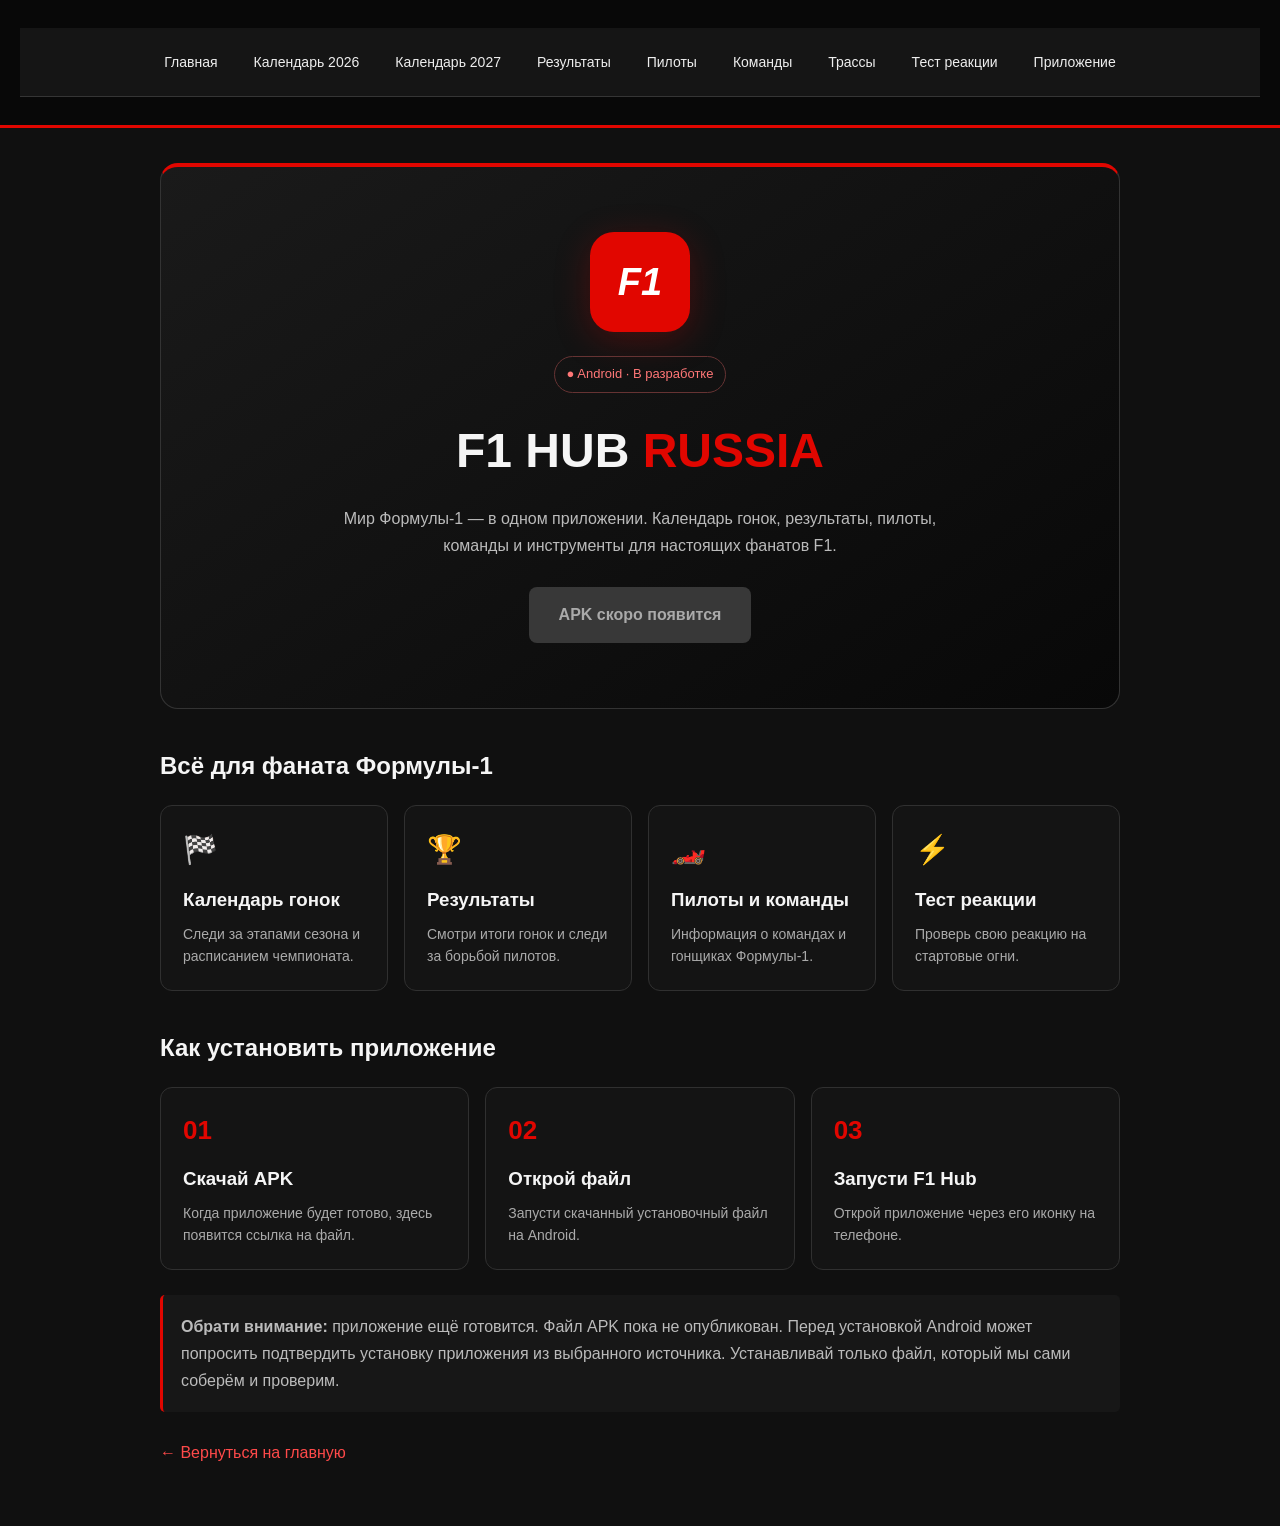
<file: download.html>
<!DOCTYPE html>
<html lang="ru">
<head>
  <meta charset="UTF-8">
  <meta name="viewport" content="width=device-width, initial-scale=1.0">
  <meta name="theme-color" content="#e10600">
  <meta name="description" content="Скачай приложение F1 Hub Russia для Android. Календарь, результаты и мир Формулы-1.">
  <title>Скачать приложение — F1 Hub Russia</title>

  <link rel="stylesheet" href="style.css">

  <style>
    .download-page {
      max-width: 1000px;
      margin: 0 auto;
      padding: 35px 20px 60px;
    }

    .app-hero {
      position: relative;
      overflow: hidden;
      text-align: center;
      padding: 65px 24px;
      border: 1px solid #333;
      border-top: 4px solid #e10600;
      border-radius: 18px;
      background: linear-gradient(145deg, #1a1a1a, #080808);
    }

    .app-icon {
      width: 100px;
      height: 100px;
      display: grid;
      place-items: center;
      margin: 0 auto 24px;
      border-radius: 24px;
      background: #e10600;
      color: white;
      font-size: 38px;
      font-weight: 900;
      font-style: italic;
      box-shadow: 0 8px 35px #e1060040;
    }

    .app-hero h1 {
      margin: 0 0 15px;
      font-size: clamp(30px, 5vw, 48px);
      font-weight: 900;
      text-transform: uppercase;
    }

    .app-hero h1 span {
      color: #e10600;
    }

    .app-hero p {
      max-width: 600px;
      margin: 0 auto 28px;
      color: #bbb;
      line-height: 1.7;
    }

    .download-button {
      display: inline-block;
      padding: 15px 30px;
      border-radius: 8px;
      background: #e10600;
      color: white;
      font-weight: 800;
      text-decoration: none;
      transition: .2s;
    }

    .download-button:hover {
      background: #ff211b;
      transform: translateY(-2px);
    }

    .download-button.disabled {
      background: #383838;
      color: #aaa;
      cursor: not-allowed;
      transform: none;
    }

    .app-status {
      display: inline-block;
      margin-bottom: 20px;
      padding: 7px 12px;
      border: 1px solid #663333;
      border-radius: 30px;
      color: #ff7777;
      font-size: 13px;
    }

    .section-title {
      margin: 38px 0 20px;
      font-size: 24px;
    }

    .feature-grid {
      display: grid;
      grid-template-columns: repeat(auto-fit, minmax(210px, 1fr));
      gap: 16px;
    }

    .feature-card, .step-card {
      padding: 22px;
      border: 1px solid #303030;
      border-radius: 12px;
      background: #141414;
    }

    .feature-card .emoji {
      font-size: 28px;
    }

    .feature-card h3, .step-card h3 {
      margin: 12px 0 8px;
    }

    .feature-card p, .step-card p {
      margin: 0;
      color: #aaa;
      line-height: 1.6;
      font-size: 14px;
    }

    .steps {
      display: grid;
      grid-template-columns: repeat(auto-fit, minmax(200px, 1fr));
      gap: 16px;
    }

    .step-number {
      color: #e10600;
      font-size: 26px;
      font-weight: 900;
    }

    .app-note {
      margin-top: 25px;
      padding: 18px;
      border-left: 3px solid #e10600;
      border-radius: 5px;
      background: #171717;
      color: #bbb;
      line-height: 1.7;
    }

    .back-link {
      display: inline-block;
      margin-top: 28px;
      color: #ff4a4a;
      text-decoration: none;
    }

    .back-link:hover {
      text-decoration: underline;
    }
  </style>
</head>

<body>
  <header>
    <nav>
      <a href="index.html">Главная</a>
      <a href="calendar.html">Календарь 2026</a>
      <a href="calendar2027.html">Календарь 2027</a>
      <a href="results.html">Результаты</a>
      <a href="drivers.html">Пилоты</a>
      <a href="teams.html">Команды</a>
      <a href="tracks.html">Трассы</a>
      <a href="reaction.html">Тест реакции</a>
      <a href="download.html" aria-current="page">Приложение</a>
    </nav>
  </header>

  <main class="download-page">
    <section class="app-hero">
      <div class="app-icon">F1</div>

      <div class="app-status">● Android · В разработке</div>

      <h1>F1 Hub <span>Russia</span></h1>

      <p>
        Мир Формулы-1 — в одном приложении.
        Календарь гонок, результаты, пилоты, команды
        и инструменты для настоящих фанатов F1.
      </p>

      <span class="download-button disabled"
            aria-disabled="true">
        APK скоро появится
      </span>
    </section>

    <h2 class="section-title">Всё для фаната Формулы-1</h2>

    <section class="feature-grid">
      <article class="feature-card">
        <div class="emoji">🏁</div>
        <h3>Календарь гонок</h3>
        <p>Следи за этапами сезона и расписанием чемпионата.</p>
      </article>

      <article class="feature-card">
        <div class="emoji">🏆</div>
        <h3>Результаты</h3>
        <p>Смотри итоги гонок и следи за борьбой пилотов.</p>
      </article>

      <article class="feature-card">
        <div class="emoji">🏎️</div>
        <h3>Пилоты и команды</h3>
        <p>Информация о командах и гонщиках Формулы-1.</p>
      </article>

      <article class="feature-card">
        <div class="emoji">⚡</div>
        <h3>Тест реакции</h3>
        <p>Проверь свою реакцию на стартовые огни.</p>
      </article>
    </section>

    <h2 class="section-title">Как установить приложение</h2>

    <section class="steps">
      <article class="step-card">
        <div class="step-number">01</div>
        <h3>Скачай APK</h3>
        <p>Когда приложение будет готово, здесь появится ссылка на файл.</p>
      </article>

      <article class="step-card">
        <div class="step-number">02</div>
        <h3>Открой файл</h3>
        <p>Запусти скачанный установочный файл на Android.</p>
      </article>

      <article class="step-card">
        <div class="step-number">03</div>
        <h3>Запусти F1 Hub</h3>
        <p>Открой приложение через его иконку на телефоне.</p>
      </article>
    </section>

    <div class="app-note">
      <strong>Обрати внимание:</strong> приложение ещё готовится.
      Файл APK пока не опубликован. Перед установкой Android может
      попросить подтвердить установку приложения из выбранного источника.
      Устанавливай только файл, который мы сами соберём и проверим.
    </div>

    <a class="back-link" href="index.html">← Вернуться на главную</a>
  </main>
</body>
</html>
</file>
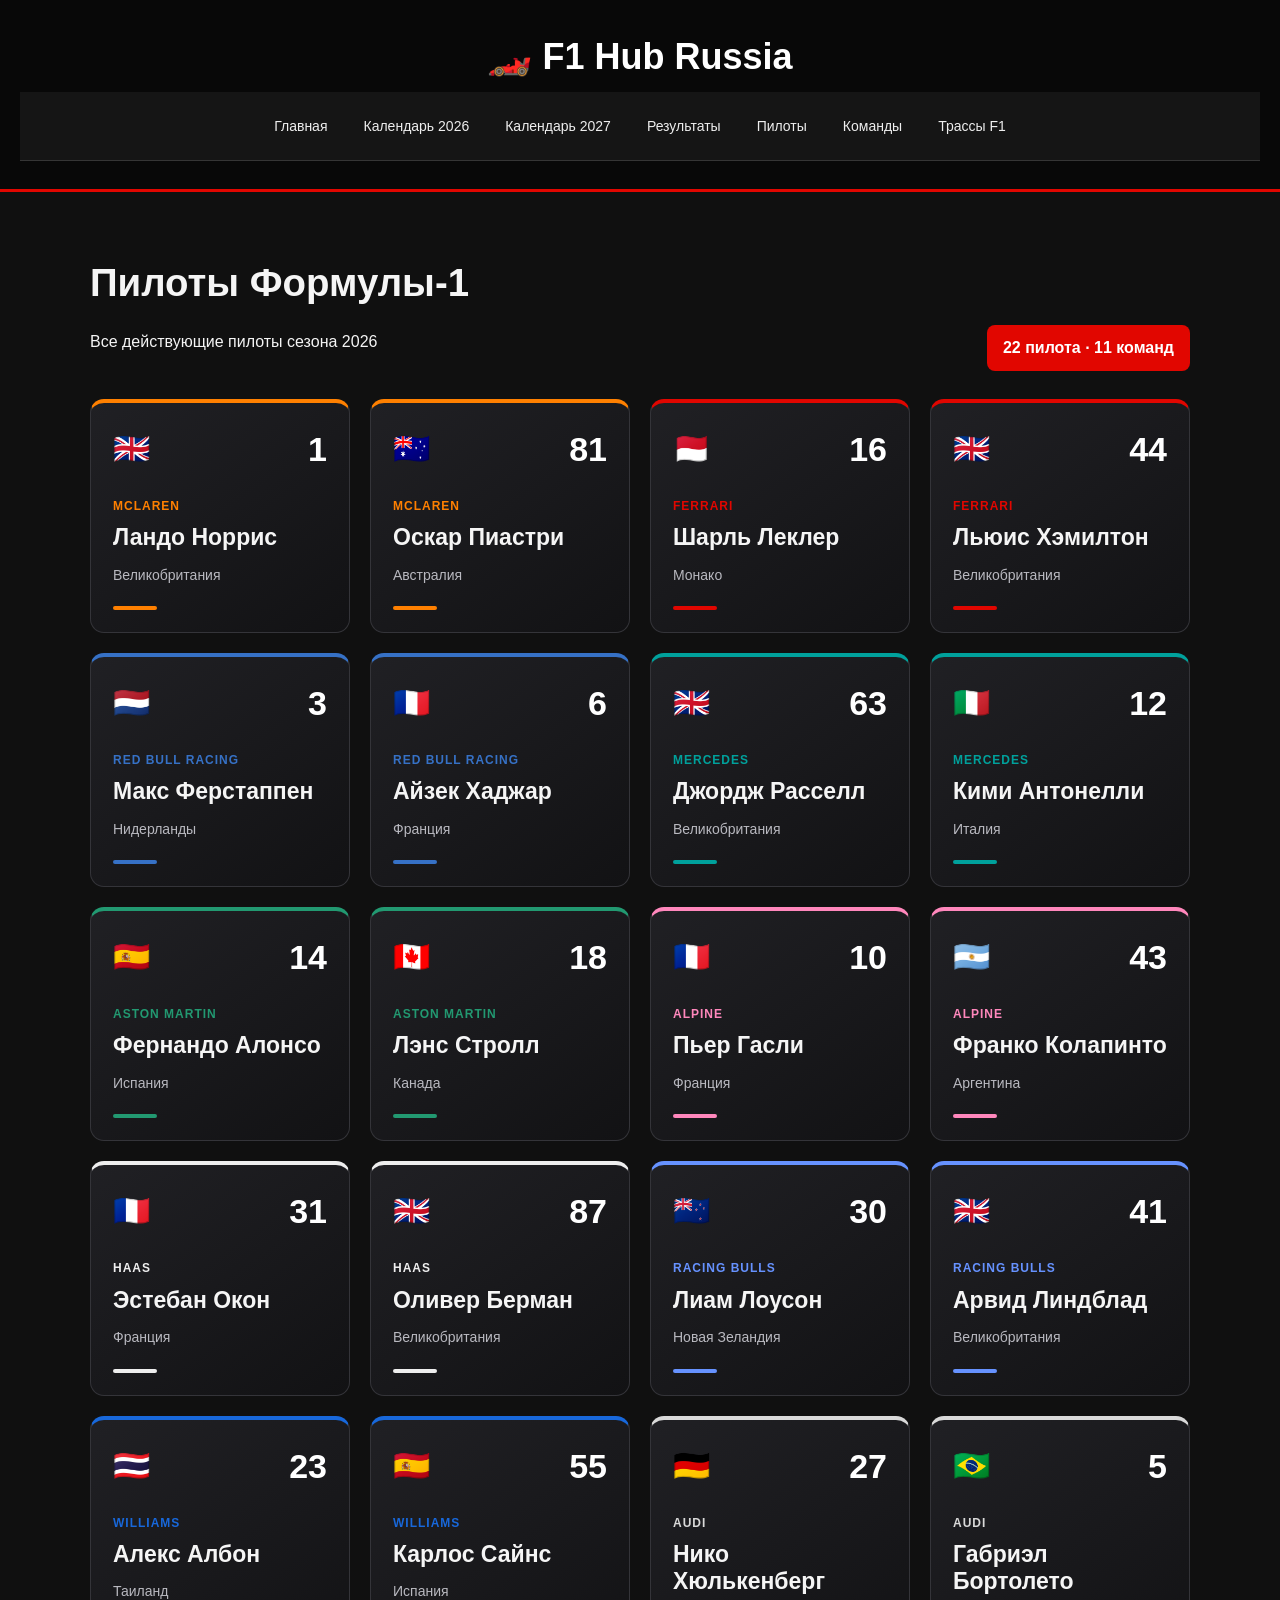
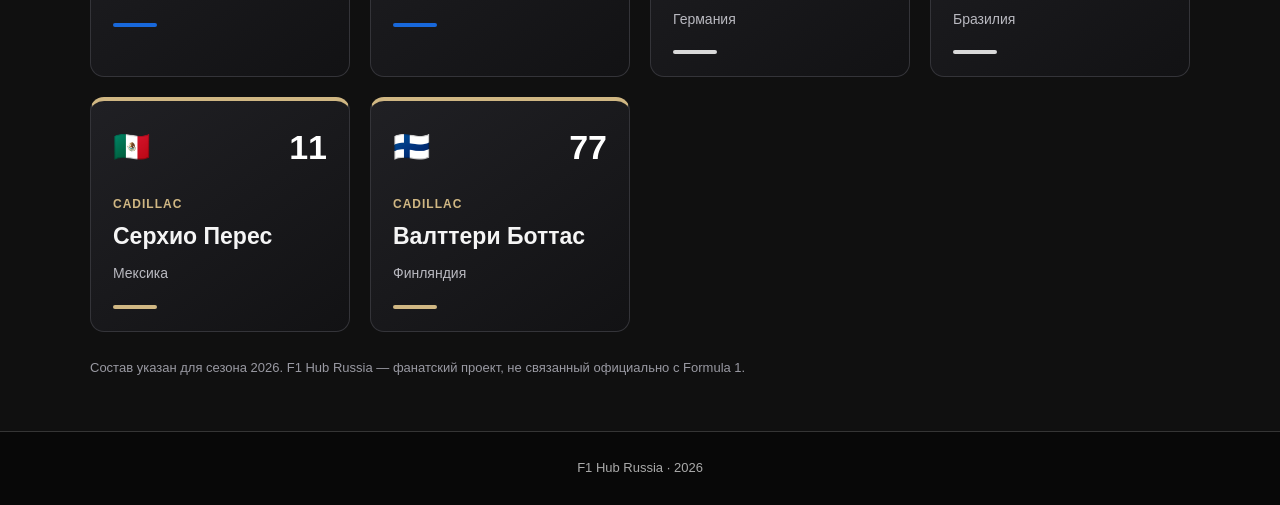
<file: drivers.html>
<!DOCTYPE html>
<html lang="ru">
<head>
  <meta charset="UTF-8">
  <meta name="viewport" content="width=device-width, initial-scale=1.0">
  <title>Пилоты F1 2026 | F1 Hub Russia</title>
  <link rel="stylesheet" href="style.css">

  <style>
    .drivers-intro {
      display: flex;
      justify-content: space-between;
      align-items: end;
      flex-wrap: wrap;
      gap: 16px;
      margin-bottom: 28px;
    }

    .drivers-intro h2 {
      margin-bottom: 8px;
      font-size: clamp(28px, 3vw, 42px);
    }

    .drivers-count {
      padding: 10px 16px;
      background: #e10600;
      color: white;
      border-radius: 8px;
      font-weight: bold;
      white-space: nowrap;
    }

    .drivers-grid {
      display: grid;
      grid-template-columns: repeat(4, minmax(0, 1fr));
      gap: 20px;
    }

    .driver-link {
      display: block;
      min-width: 0;
      color: inherit;
      text-decoration: none;
      border-radius: 14px;
    }

    .driver-link:focus-visible {
      outline: 2px solid #e10600;
      outline-offset: 4px;
    }

    .driver {
      --team-color: #e10600;
      position: relative;
      overflow: hidden;
      height: 100%;
      box-sizing: border-box;
      min-width: 0;
      padding: 22px;
      background: linear-gradient(145deg, #202024, #121214);
      border: 1px solid #343439;
      border-top: 4px solid var(--team-color);
      border-radius: 14px;
      transition: transform .2s, border-color .2s;
    }

    .driver-link:hover .driver {
      transform: translateY(-5px);
      border-color: var(--team-color);
    }

    .driver-top {
      display: flex;
      justify-content: space-between;
      align-items: center;
      gap: 10px;
      margin-bottom: 24px;
    }

    .driver-flag {
      font-size: 30px;
    }

    .driver-number {
      color: #fff;
      font-size: 34px;
      font-weight: 900;
      line-height: 1;
    }

    .driver-team {
      color: var(--team-color);
      font-size: 12px;
      font-weight: 800;
      text-transform: uppercase;
      letter-spacing: 1px;
      margin-bottom: 8px;
    }

    .driver-name {
      font-size: 23px;
      font-weight: 800;
      line-height: 1.2;
      margin: 0 0 12px;
      overflow-wrap: anywhere;
    }

    .driver-country {
      color: #b9b9c0;
      font-size: 14px;
      margin: 0;
    }

    .driver-bar {
      height: 4px;
      width: 44px;
      margin-top: 20px;
      border-radius: 5px;
      background: var(--team-color);
    }

    .team-mclaren { --team-color: #ff8000; }
    .team-ferrari { --team-color: #e10600; }
    .team-redbull { --team-color: #3671c6; }
    .team-mercedes { --team-color: #00a19c; }
    .team-aston { --team-color: #229971; }
    .team-alpine { --team-color: #ff87bc; }
    .team-haas { --team-color: #eeeeee; }
    .team-rb { --team-color: #6692ff; }
    .team-williams { --team-color: #1868db; }
    .team-audi { --team-color: #d9d9d9; }
    .team-cadillac { --team-color: #d0b783; }

    .drivers-note {
      margin-top: 26px;
      color: #9999a2;
      font-size: 13px;
    }

    @media (min-width: 1500px) {
      .drivers-grid {
        grid-template-columns: repeat(5, minmax(0, 1fr));
      }
    }

    @media (max-width: 1100px) {
      .drivers-grid {
        grid-template-columns: repeat(3, minmax(0, 1fr));
      }
    }

    @media (max-width: 760px) {
      .drivers-grid {
        grid-template-columns: repeat(2, minmax(0, 1fr));
        gap: 12px;
      }

      .driver {
        padding: 16px;
      }

      .driver-name {
        font-size: 19px;
      }

      .driver-number {
        font-size: 28px;
      }
    }

    @media (max-width: 420px) {
      .drivers-grid {
        grid-template-columns: 1fr;
      }
    }
  </style>
</head>

<body>
  <header class="site-header">
    <h1>🏎️ F1 Hub Russia</h1>
    <nav>
      <a href="index.html">Главная</a>
      <a href="calendar.html">Календарь 2026</a>
      <a href="calendar2027.html">Календарь 2027</a>
      <a href="results.html">Результаты</a>
      <a href="drivers.html">Пилоты</a>
      <a href="teams.html">Команды</a>
      <a href="tracks.html">Трассы F1</a>
    </nav>
  </header>

  <main class="container">
    <div class="drivers-intro">
      <div>
        <h2>Пилоты Формулы-1</h2>
        <p>Все действующие пилоты сезона 2026</p>
      </div>
      <div class="drivers-count">22 пилота · 11 команд</div>
    </div>

    <section class="drivers-grid">

      <a class="driver-link" href="https://ru.wikipedia.org/wiki/Ландо_Норрис" target="_blank" rel="noopener noreferrer" aria-label="Ландо Норрис — Википедия">
        <article class="driver team-mclaren">
          <div class="driver-top"><span class="driver-flag">🇬🇧</span><span class="driver-number">1</span></div>
          <div class="driver-team">McLaren</div>
          <h3 class="driver-name">Ландо Норрис</h3>
          <p class="driver-country">Великобритания</p>
          <div class="driver-bar"></div>
        </article>
      </a>

      <a class="driver-link" href="https://ru.wikipedia.org/wiki/Оскар_Пиастри" target="_blank" rel="noopener noreferrer" aria-label="Оскар Пиастри — Википедия">
        <article class="driver team-mclaren">
          <div class="driver-top"><span class="driver-flag">🇦🇺</span><span class="driver-number">81</span></div>
          <div class="driver-team">McLaren</div>
          <h3 class="driver-name">Оскар Пиастри</h3>
          <p class="driver-country">Австралия</p>
          <div class="driver-bar"></div>
        </article>
      </a>

      <a class="driver-link" href="https://ru.wikipedia.org/wiki/Шарль_Леклер" target="_blank" rel="noopener noreferrer" aria-label="Шарль Леклер — Википедия">
        <article class="driver team-ferrari">
          <div class="driver-top"><span class="driver-flag">🇲🇨</span><span class="driver-number">16</span></div>
          <div class="driver-team">Ferrari</div>
          <h3 class="driver-name">Шарль Леклер</h3>
          <p class="driver-country">Монако</p>
          <div class="driver-bar"></div>
        </article>
      </a>

      <a class="driver-link" href="https://ru.wikipedia.org/wiki/Льюис_Хэмилтон" target="_blank" rel="noopener noreferrer" aria-label="Льюис Хэмилтон — Википедия">
        <article class="driver team-ferrari">
          <div class="driver-top"><span class="driver-flag">🇬🇧</span><span class="driver-number">44</span></div>
          <div class="driver-team">Ferrari</div>
          <h3 class="driver-name">Льюис Хэмилтон</h3>
          <p class="driver-country">Великобритания</p>
          <div class="driver-bar"></div>
        </article>
      </a>

      <a class="driver-link" href="https://ru.wikipedia.org/wiki/Макс_Ферстаппен" target="_blank" rel="noopener noreferrer" aria-label="Макс Ферстаппен — Википедия">
        <article class="driver team-redbull">
          <div class="driver-top"><span class="driver-flag">🇳🇱</span><span class="driver-number">3</span></div>
          <div class="driver-team">Red Bull Racing</div>
          <h3 class="driver-name">Макс Ферстаппен</h3>
          <p class="driver-country">Нидерланды</p>
          <div class="driver-bar"></div>
        </article>
      </a>

      <a class="driver-link" href="https://ru.wikipedia.org/wiki/Айзек_Хаджар" target="_blank" rel="noopener noreferrer" aria-label="Айзек Хаджар — Википедия">
        <article class="driver team-redbull">
          <div class="driver-top"><span class="driver-flag">🇫🇷</span><span class="driver-number">6</span></div>
          <div class="driver-team">Red Bull Racing</div>
          <h3 class="driver-name">Айзек Хаджар</h3>
          <p class="driver-country">Франция</p>
          <div class="driver-bar"></div>
        </article>
      </a>

      <a class="driver-link" href="https://ru.wikipedia.org/wiki/Джордж_Расселл" target="_blank" rel="noopener noreferrer" aria-label="Джордж Расселл — Википедия">
        <article class="driver team-mercedes">
          <div class="driver-top"><span class="driver-flag">🇬🇧</span><span class="driver-number">63</span></div>
          <div class="driver-team">Mercedes</div>
          <h3 class="driver-name">Джордж Расселл</h3>
          <p class="driver-country">Великобритания</p>
          <div class="driver-bar"></div>
        </article>
      </a>

      <a class="driver-link" href="https://ru.wikipedia.org/wiki/Андреа_Кими_Антонелли" target="_blank" rel="noopener noreferrer" aria-label="Кими Антонелли — Википедия">
        <article class="driver team-mercedes">
          <div class="driver-top"><span class="driver-flag">🇮🇹</span><span class="driver-number">12</span></div>
          <div class="driver-team">Mercedes</div>
          <h3 class="driver-name">Кими Антонелли</h3>
          <p class="driver-country">Италия</p>
          <div class="driver-bar"></div>
        </article>
      </a>

      <a class="driver-link" href="https://ru.wikipedia.org/wiki/Фернандо_Алонсо" target="_blank" rel="noopener noreferrer" aria-label="Фернандо Алонсо — Википедия">
        <article class="driver team-aston">
          <div class="driver-top"><span class="driver-flag">🇪🇸</span><span class="driver-number">14</span></div>
          <div class="driver-team">Aston Martin</div>
          <h3 class="driver-name">Фернандо Алонсо</h3>
          <p class="driver-country">Испания</p>
          <div class="driver-bar"></div>
        </article>
      </a>

      <a class="driver-link" href="https://ru.wikipedia.org/wiki/Лэнс_Стролл" target="_blank" rel="noopener noreferrer" aria-label="Лэнс Стролл — Википедия">
        <article class="driver team-aston">
          <div class="driver-top"><span class="driver-flag">🇨🇦</span><span class="driver-number">18</span></div>
          <div class="driver-team">Aston Martin</div>
          <h3 class="driver-name">Лэнс Стролл</h3>
          <p class="driver-country">Канада</p>
          <div class="driver-bar"></div>
        </article>
      </a>

      <a class="driver-link" href="https://ru.wikipedia.org/wiki/Пьер_Гасли" target="_blank" rel="noopener noreferrer" aria-label="Пьер Гасли — Википедия">
        <article class="driver team-alpine">
          <div class="driver-top"><span class="driver-flag">🇫🇷</span><span class="driver-number">10</span></div>
          <div class="driver-team">Alpine</div>
          <h3 class="driver-name">Пьер Гасли</h3>
          <p class="driver-country">Франция</p>
          <div class="driver-bar"></div>
        </article>
      </a>

      <a class="driver-link" href="https://ru.wikipedia.org/wiki/Франко_Колапинто" target="_blank" rel="noopener noreferrer" aria-label="Франко Колапинто — Википедия">
        <article class="driver team-alpine">
          <div class="driver-top"><span class="driver-flag">🇦🇷</span><span class="driver-number">43</span></div>
          <div class="driver-team">Alpine</div>
          <h3 class="driver-name">Франко Колапинто</h3>
          <p class="driver-country">Аргентина</p>
          <div class="driver-bar"></div>
        </article>
      </a>

      <a class="driver-link" href="https://ru.wikipedia.org/wiki/Эстебан_Окон" target="_blank" rel="noopener noreferrer" aria-label="Эстебан Окон — Википедия">
        <article class="driver team-haas">
          <div class="driver-top"><span class="driver-flag">🇫🇷</span><span class="driver-number">31</span></div>
          <div class="driver-team">Haas</div>
          <h3 class="driver-name">Эстебан Окон</h3>
          <p class="driver-country">Франция</p>
          <div class="driver-bar"></div>
        </article>
      </a>

      <a class="driver-link" href="https://ru.wikipedia.org/wiki/Оливер_Берман" target="_blank" rel="noopener noreferrer" aria-label="Оливер Берман — Википедия">
        <article class="driver team-haas">
          <div class="driver-top"><span class="driver-flag">🇬🇧</span><span class="driver-number">87</span></div>
          <div class="driver-team">Haas</div>
          <h3 class="driver-name">Оливер Берман</h3>
          <p class="driver-country">Великобритания</p>
          <div class="driver-bar"></div>
        </article>
      </a>

      <a class="driver-link" href="https://ru.wikipedia.org/wiki/Лиам_Лоусон" target="_blank" rel="noopener noreferrer" aria-label="Лиам Лоусон — Википедия">
        <article class="driver team-rb">
          <div class="driver-top"><span class="driver-flag">🇳🇿</span><span class="driver-number">30</span></div>
          <div class="driver-team">Racing Bulls</div>
          <h3 class="driver-name">Лиам Лоусон</h3>
          <p class="driver-country">Новая Зеландия</p>
          <div class="driver-bar"></div>
        </article>
      </a>

      <a class="driver-link" href="https://ru.wikipedia.org/wiki/Арвид_Линдблад" target="_blank" rel="noopener noreferrer" aria-label="Арвид Линдблад — Википедия">
        <article class="driver team-rb">
          <div class="driver-top"><span class="driver-flag">🇬🇧</span><span class="driver-number">41</span></div>
          <div class="driver-team">Racing Bulls</div>
          <h3 class="driver-name">Арвид Линдблад</h3>
          <p class="driver-country">Великобритания</p>
          <div class="driver-bar"></div>
        </article>
      </a>

      <a class="driver-link" href="https://ru.wikipedia.org/wiki/Алекс_Албон" target="_blank" rel="noopener noreferrer" aria-label="Алекс Албон — Википедия">
        <article class="driver team-williams">
          <div class="driver-top"><span class="driver-flag">🇹🇭</span><span class="driver-number">23</span></div>
          <div class="driver-team">Williams</div>
          <h3 class="driver-name">Алекс Албон</h3>
          <p class="driver-country">Таиланд</p>
          <div class="driver-bar"></div>
        </article>
      </a>

      <a class="driver-link" href="https://ru.wikipedia.org/wiki/Карлос_Сайнс" target="_blank" rel="noopener noreferrer" aria-label="Карлос Сайнс — Википедия">
        <article class="driver team-williams">
          <div class="driver-top"><span class="driver-flag">🇪🇸</span><span class="driver-number">55</span></div>
          <div class="driver-team">Williams</div>
          <h3 class="driver-name">Карлос Сайнс</h3>
          <p class="driver-country">Испания</p>
          <div class="driver-bar"></div>
        </article>
      </a>

      <a class="driver-link" href="https://ru.wikipedia.org/wiki/Нико_Хюлькенберг" target="_blank" rel="noopener noreferrer" aria-label="Нико Хюлькенберг — Википедия">
        <article class="driver team-audi">
          <div class="driver-top"><span class="driver-flag">🇩🇪</span><span class="driver-number">27</span></div>
          <div class="driver-team">Audi</div>
          <h3 class="driver-name">Нико Хюлькенберг</h3>
          <p class="driver-country">Германия</p>
          <div class="driver-bar"></div>
        </article>
      </a>

      <a class="driver-link" href="https://ru.wikipedia.org/wiki/Габриэл_Бортолето" target="_blank" rel="noopener noreferrer" aria-label="Габриэл Бортолето — Википедия">
        <article class="driver team-audi">
          <div class="driver-top"><span class="driver-flag">🇧🇷</span><span class="driver-number">5</span></div>
          <div class="driver-team">Audi</div>
          <h3 class="driver-name">Габриэл Бортолето</h3>
          <p class="driver-country">Бразилия</p>
          <div class="driver-bar"></div>
        </article>
      </a>

      <a class="driver-link" href="https://ru.wikipedia.org/wiki/Серхио_Перес" target="_blank" rel="noopener noreferrer" aria-label="Серхио Перес — Википедия">
        <article class="driver team-cadillac">
          <div class="driver-top"><span class="driver-flag">🇲🇽</span><span class="driver-number">11</span></div>
          <div class="driver-team">Cadillac</div>
          <h3 class="driver-name">Серхио Перес</h3>
          <p class="driver-country">Мексика</p>
          <div class="driver-bar"></div>
        </article>
      </a>

      <a class="driver-link" href="https://ru.wikipedia.org/wiki/Валттери_Боттас" target="_blank" rel="noopener noreferrer" aria-label="Валттери Боттас — Википедия">
        <article class="driver team-cadillac">
          <div class="driver-top"><span class="driver-flag">🇫🇮</span><span class="driver-number">77</span></div>
          <div class="driver-team">Cadillac</div>
          <h3 class="driver-name">Валттери Боттас</h3>
          <p class="driver-country">Финляндия</p>
          <div class="driver-bar"></div>
        </article>
      </a>

    </section>

    <p class="drivers-note">
      Состав указан для сезона 2026. F1 Hub Russia — фанатский проект,
      не связанный официально с Formula 1.
    </p>
  </main>

  <footer>
    <p>F1 Hub Russia · 2026</p>
  </footer>
</body>
</html>
</file>
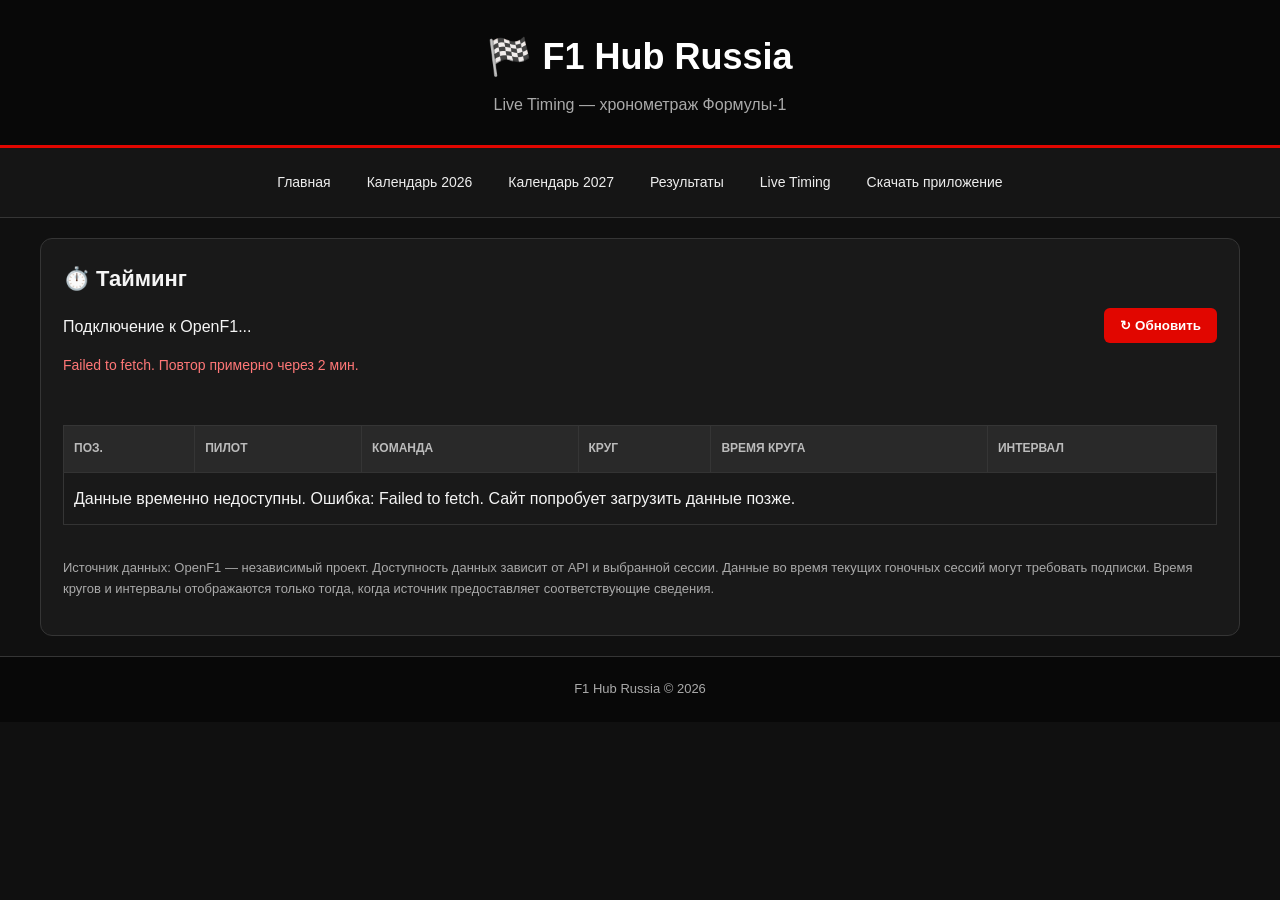
<file: live.html>
<!DOCTYPE html>
<html lang="ru">
<head>
    <meta charset="UTF-8">
    <meta name="viewport" content="width=device-width, initial-scale=1.0">
    <title>Live Timing — F1 Hub Russia</title>
    <link rel="stylesheet" href="style.css">

    <style>
        .live-card {
            margin: 20px auto;
            max-width: 1200px;
        }

        .live-top {
            display: flex;
            align-items: center;
            justify-content: space-between;
            gap: 12px;
            flex-wrap: wrap;
        }

        .live-status {
            color: #aaa;
            font-size: 14px;
            line-height: 1.5;
        }

        .live-dot {
            display: inline-block;
            width: 9px;
            height: 9px;
            background: #e10600;
            border-radius: 50%;
            margin-right: 7px;
        }

        .live-button {
            background: #e10600;
            color: white;
            padding: 10px 16px;
            border: none;
            border-radius: 6px;
            cursor: pointer;
            font-weight: bold;
        }

        .live-button:disabled {
            opacity: 0.5;
            cursor: wait;
        }

        .live-table-wrap {
            overflow-x: auto;
            margin-top: 20px;
        }

        .live-table {
            width: 100%;
            border-collapse: collapse;
            min-width: 650px;
        }

        .live-table th,
        .live-table td {
            padding: 13px 10px;
            text-align: left;
            border-bottom: 1px solid #333;
        }

        .live-table th {
            color: #bbb;
            font-size: 12px;
            text-transform: uppercase;
        }

        .live-table tbody tr:hover {
            background: rgba(225, 6, 0, 0.08);
        }

        .team-stripe {
            display: inline-block;
            width: 4px;
            height: 25px;
            margin-right: 9px;
            vertical-align: middle;
            border-radius: 3px;
        }

        .live-note {
            color: #aaa;
            font-size: 13px;
            line-height: 1.6;
            margin-top: 18px;
        }

        .error-text {
            color: #ff7777;
        }

        .live-select {
            background: #222;
            color: white;
            border: 1px solid #555;
            border-radius: 6px;
            padding: 9px;
            max-width: 100%;
        }
    </style>
</head>

<body>

<header>
    <h1>🏁 F1 Hub Russia</h1>
    <p>Live Timing — хронометраж Формулы-1</p>
</header>

<nav>
    <a href="index.html">Главная</a>
    <a href="calendar.html">Календарь 2026</a>
    <a href="calendar2027.html">Календарь 2027</a>
    <a href="results.html">Результаты</a>
    <a href="live.html">Live Timing</a>
    <a href="download.html">Скачать приложение</a>
</nav>

<div class="card live-card">

    <div class="live-top">
        <div>
            <h2>⏱️ Тайминг</h2>
            <p id="sessionName">Подключение к OpenF1...</p>
            <p id="liveStatus" class="live-status">
                <span class="live-dot"></span>Подключение к API
            </p>
            <p id="updatedAt" class="live-status"></p>
        </div>

        <button id="refreshButton" class="live-button">
            ↻ Обновить
        </button>
    </div>

    <div class="live-table-wrap">
        <table class="live-table">
            <thead>
                <tr>
                    <th>Поз.</th>
                    <th>Пилот</th>
                    <th>Команда</th>
                    <th>Круг</th>
                    <th>Время круга</th>
                    <th>Интервал</th>
                </tr>
            </thead>

            <tbody id="timingTable">
                <tr>
                    <td colspan="6">Загрузка данных...</td>
                </tr>
            </tbody>
        </table>
    </div>

    <p class="live-note">
        Источник данных: OpenF1 — независимый проект.
        Доступность данных зависит от API и выбранной сессии.
        Данные во время текущих гоночных сессий могут требовать подписки.
        Время кругов и интервалы отображаются только тогда,
        когда источник предоставляет соответствующие сведения.
    </p>

</div>

<footer>
    F1 Hub Russia © 2026
</footer>

<script>
const API = "https://api.openf1.org/v1";

const table = document.getElementById("timingTable");
const statusText = document.getElementById("liveStatus");
const sessionName = document.getElementById("sessionName");
const updatedAt = document.getElementById("updatedAt");
const refreshButton = document.getElementById("refreshButton");

const NORMAL_REFRESH_MS = 120000;
const MAX_BACKOFF_MS = 900000;

let busy = false;
let timer = null;
let failures = 0;
let retryNotBefore = 0;

function safe(value) {
    return String(value ?? "")
        .replaceAll("&", "&amp;")
        .replaceAll("<", "&lt;")
        .replaceAll(">", "&gt;")
        .replaceAll('"', "&quot;")
        .replaceAll("'", "&#39;");
}

async function api(path) {
    const response = await fetch(`${API}/${path}`);

    if (!response.ok) {
        const error = new Error(
            `OpenF1 вернул ошибку ${response.status}`
        );

        error.status = response.status;

        const retryAfter = Number(
            response.headers.get("Retry-After")
        );

        error.retryAfterMs =
            Number.isFinite(retryAfter) && retryAfter > 0
                ? retryAfter * 1000
                : 0;

        throw error;
    }

    return response.json();
}

function latestByDriver(records) {
    const result = new Map();

    for (const item of records || []) {
        const id = String(item.driver_number);
        const old = result.get(id);

        if (
            !old ||
            String(item.date || "") > String(old.date || "")
        ) {
            result.set(id, item);
        }
    }

    return result;
}

function timeString(value) {
    if (
        value === null ||
        value === undefined ||
        value === ""
    ) {
        return "—";
    }

    const seconds = Number(value);

    if (!Number.isFinite(seconds)) {
        return String(value);
    }

    const minutes = Math.floor(seconds / 60);
    const remainder = (seconds % 60)
        .toFixed(3)
        .padStart(6, "0");

    return minutes > 0
        ? `${minutes}:${remainder}`
        : remainder;
}

function gapString(value) {
    if (
        value === null ||
        value === undefined ||
        value === ""
    ) {
        return "—";
    }

    if (
        typeof value === "string" &&
        value.toUpperCase().includes("LAP")
    ) {
        return value;
    }

    const number = Number(value);

    return Number.isFinite(number)
        ? `+${number.toFixed(3)} с`
        : String(value);
}

function scheduleNext(delay) {
    clearTimeout(timer);

    timer = setTimeout(() => {
        loadTiming();
    }, delay);
}

async function loadTiming() {
    if (busy) {
        return;
    }

    const wait = retryNotBefore - Date.now();

    if (wait > 0) {
        const minutes = Math.ceil(wait / 60000);

        statusText.textContent =
            `Пауза после ошибки API. Попробуй снова примерно через ${minutes} мин.`;

        return;
    }

    busy = true;
    clearTimeout(timer);

    refreshButton.disabled = true;
    refreshButton.textContent = "Загрузка...";

    statusText.classList.remove("error-text");
    statusText.textContent = "Получаем данные OpenF1...";

    try {
        // Получаем последнюю доступную сессию.
        const sessions = await api(
            "sessions?session_key=latest"
        );

        if (!Array.isArray(sessions) || sessions.length === 0) {
            throw new Error(
                "OpenF1 пока не вернул доступных сессий."
            );
        }

        const session = sessions[sessions.length - 1];
        const key = session.session_key;

        sessionName.textContent =
            `${session.country_name || ""} — ` +
            `${session.session_name || "Сессия"} ` +
            `(${session.year || ""})`;

        // Загружаем данные выбранной сессии.
        const [drivers, positions, laps, intervals] =
            await Promise.all([
                api(`drivers?session_key=${key}`),
                api(`position?session_key=${key}`),
                api(`laps?session_key=${key}`),
                api(`intervals?session_key=${key}`)
            ]);

        const driverMap = new Map(
            drivers.map(driver => [
                String(driver.driver_number),
                driver
            ])
        );

        const latestPositions = latestByDriver(positions);
        const latestLaps = latestByDriver(laps);
        const latestIntervals = latestByDriver(intervals);

        const ids = new Set([
            ...driverMap.keys(),
            ...latestPositions.keys(),
            ...latestLaps.keys()
        ]);

        const rows = [...ids].map(id => {
            const position = latestPositions.get(id) || {};
            const lap = latestLaps.get(id) || {};
            const interval = latestIntervals.get(id) || {};

            return {
                id,
                driver: driverMap.get(id) || {},
                position: Number(position.position) || 999,
                lapNumber: Number(lap.lap_number) || 0,
                lapTime: lap.lap_duration,
                interval: interval.interval,
                gap: interval.gap_to_leader
            };
        });

        rows.sort((a, b) => a.position - b.position);

        if (rows.length === 0) {
            table.innerHTML = `
                <tr>
                    <td colspan="6">
                        В этой сессии пока нет данных о пилотах.
                    </td>
                </tr>
            `;
        } else {
            table.innerHTML = rows.map(row => {
                const driver = row.driver;

                const name = driver.full_name ||
                    `${driver.first_name || ""} ${driver.last_name || ""}`.trim() ||
                    `Пилот ${row.id}`;

                const team = driver.team_name || "—";

                const colour =
                    /^[0-9a-fA-F]{6}$/.test(
                        driver.team_colour || ""
                    )
                        ? `#${driver.team_colour}`
                        : "#e10600";

                const gap = row.position === 1
                    ? "Лидер"
                    : gapString(row.interval ?? row.gap);

                return `
                    <tr>
                        <td>
                            <strong>
                                ${row.position === 999 ? "—" : row.position}
                            </strong>
                        </td>

                        <td>
                            <span class="team-stripe"
                                style="background:${colour}"></span>
                            ${safe(name)}
                            <span style="color:#aaa">
                                #${safe(row.id)}
                            </span>
                        </td>

                        <td>${safe(team)}</td>
                        <td>${row.lapNumber || "—"}</td>
                        <td>${timeString(row.lapTime)}</td>
                        <td>${safe(gap)}</td>
                    </tr>
                `;
            }).join("");
        }

        failures = 0;
        retryNotBefore = 0;

        statusText.textContent =
            "Данные загружены. Автообновление примерно раз в 2 минуты.";

        updatedAt.textContent =
            "Последняя проверка: " +
            new Date().toLocaleTimeString("ru-RU");

        scheduleNext(NORMAL_REFRESH_MS);

    } catch (error) {
        console.error(error);

        failures++;

        const backoff = Math.min(
            MAX_BACKOFF_MS,
            120000 * Math.pow(2, failures - 1)
        );

        const delay = Math.max(
            backoff,
            error.retryAfterMs || 0
        );

        retryNotBefore = Date.now() + delay;

        statusText.classList.add("error-text");

        if (error.status === 429) {
            statusText.textContent =
                `OpenF1 ограничил запросы (429). ` +
                `Следующая попытка примерно через ` +
                `${Math.ceil(delay / 60000)} мин.`;
        } else {
            statusText.textContent =
                `${error.message || "Не удалось загрузить данные"}. ` +
                `Повтор примерно через ${Math.ceil(delay / 60000)} мин.`;
        }

        table.innerHTML = `
            <tr>
                <td colspan="6">
                    Данные временно недоступны.
                    Ошибка: ${safe(error.message || "неизвестная ошибка")}.
                    Сайт попробует загрузить данные позже.
                </td>
            </tr>
        `;

        scheduleNext(delay);

    } finally {
        busy = false;
        refreshButton.disabled = false;
        refreshButton.textContent = "↻ Обновить";
    }
}

refreshButton.addEventListener("click", loadTiming);

// Загружаем данные при открытии страницы.
loadTiming();
</script>

</body>
</html>
</file>
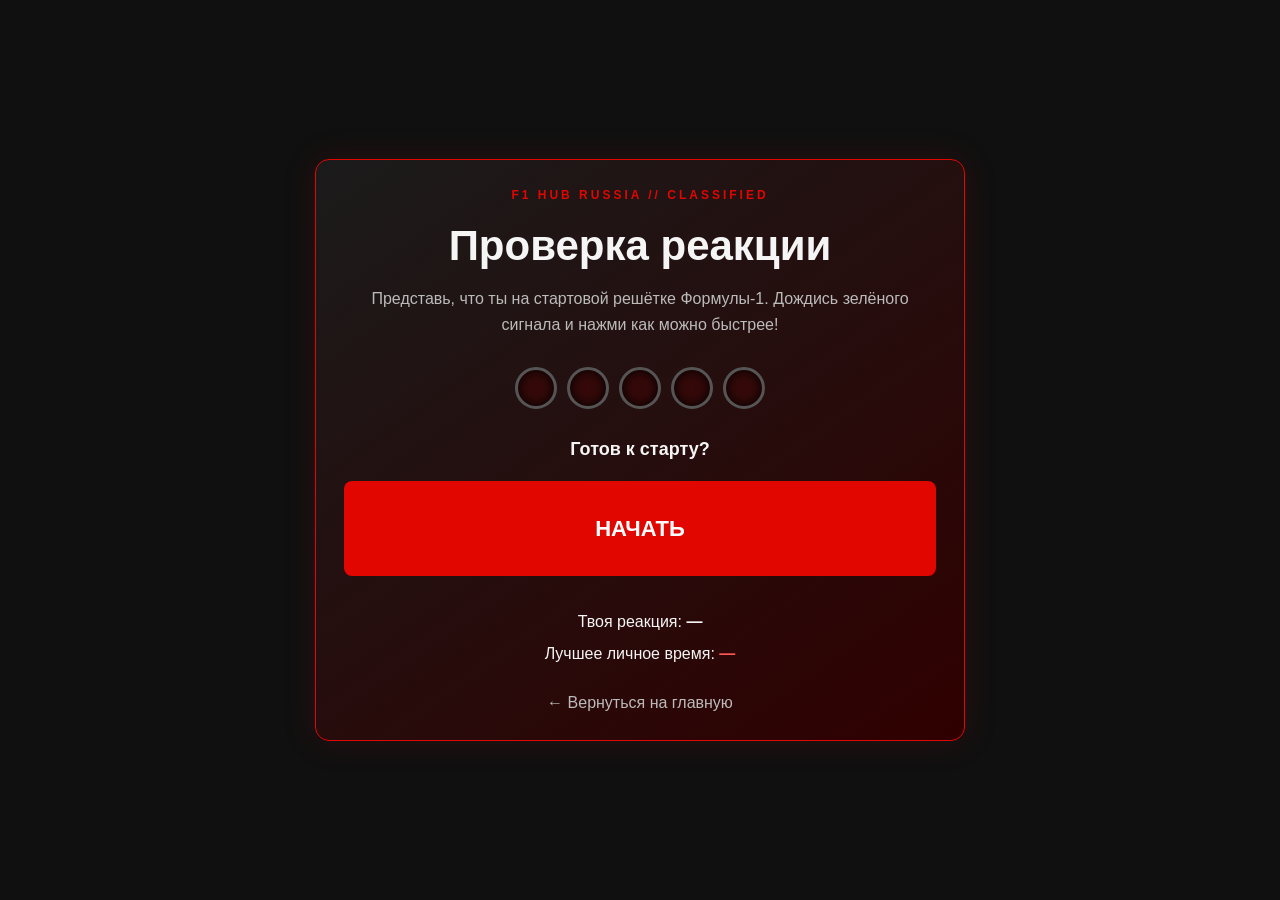
<file: reaction.html>
<!DOCTYPE html>
<html lang="ru">
<head>
  <meta charset="UTF-8">
  <meta name="viewport" content="width=device-width, initial-scale=1">
  <meta name="theme-color" content="#101010">
  <title>Reaction Test — F1 Hub Russia</title>

  <style>
    * {
      box-sizing: border-box;
    }

    body {
      margin: 0;
      min-height: 100vh;
      display: grid;
      place-items: center;
      padding: 20px;
      background: #101010;
      color: #f5f5f5;
      font-family: Arial, Helvetica, sans-serif;
    }

    .panel {
      width: min(650px, 100%);
      padding: 28px;
      text-align: center;
      background: linear-gradient(145deg, #1b1b1b, #300000);
      border: 1px solid #e10600;
      border-radius: 14px;
      box-shadow: 0 0 35px #e1060020;
    }

    .tag {
      color: #e10600;
      letter-spacing: 3px;
      font-size: 12px;
      font-weight: bold;
    }

    h1 {
      font-size: clamp(28px, 6vw, 42px);
      margin: 20px 0 10px;
    }

    p {
      color: #bbb;
      line-height: 1.6;
    }

    .lights {
      display: flex;
      justify-content: center;
      gap: 10px;
      margin: 30px 0;
    }

    .light {
      width: 42px;
      height: 42px;
      border-radius: 50%;
      background: #350909;
      border: 3px solid #555;
      box-shadow: inset 0 0 12px #000;
    }

    .lights.red .light {
      background: #e10600;
      border-color: #ff5555;
      box-shadow: 0 0 15px #e1060080;
    }

    .lights.green .light {
      background: #00e676;
      border-color: #8affbd;
      box-shadow: 0 0 20px #00e67680;
    }

    #message {
      min-height: 30px;
      font-size: 18px;
      font-weight: bold;
    }

    #reaction {
      width: 100%;
      min-height: 95px;
      margin: 12px 0;
      padding: 15px;
      border: 0;
      border-radius: 8px;
      background: #e10600;
      color: white;
      font-size: 22px;
      font-weight: bold;
      cursor: pointer;
      touch-action: manipulation;
    }

    #reaction.green {
      background: #00b85a;
      color: #001b0d;
    }

    #reaction:focus-visible {
      outline: 3px solid white;
      outline-offset: 3px;
    }

    .stats {
      line-height: 2;
      margin-top: 18px;
    }

    #best {
      color: #ff5555;
    }

    .back {
      display: inline-block;
      margin-top: 24px;
      color: #bbb;
      text-decoration: none;
    }

    .back:hover {
      color: white;
    }

    @media (max-width: 450px) {
      .panel {
        padding: 20px 15px;
      }

      .light {
        width: 34px;
        height: 34px;
      }

      .lights {
        gap: 7px;
      }
    }
  </style>
</head>

<body>
  <main class="panel">
    <div class="tag">F1 HUB RUSSIA // CLASSIFIED</div>

    <h1>Проверка реакции</h1>

    <p>
      Представь, что ты на стартовой решётке Формулы-1.
      Дождись зелёного сигнала и нажми как можно быстрее!
    </p>

    <div class="lights" id="lights" aria-label="Стартовые огни">
      <div class="light"></div>
      <div class="light"></div>
      <div class="light"></div>
      <div class="light"></div>
      <div class="light"></div>
    </div>

    <div id="message" aria-live="polite">Готов к старту?</div>

    <button id="reaction" type="button">НАЧАТЬ</button>

    <div class="stats">
      Твоя реакция: <strong id="result">—</strong><br>
      Лучшее личное время: <strong id="best">—</strong>
    </div>

    <a class="back" href="index.html">← Вернуться на главную</a>
  </main>

  <script>
    "use strict";

    const lights = document.getElementById("lights");
    const button = document.getElementById("reaction");
    const message = document.getElementById("message");
    const result = document.getElementById("result");
    const best = document.getElementById("best");

    let state = "idle";
    let startTime = 0;
    let timer = null;

    function showBest() {
      try {
        const saved = localStorage.getItem("f1ReactionBest");
        best.textContent = saved ? saved + " мс" : "—";
      } catch (error) {
        best.textContent = "Недоступно";
      }
    }

    function startTest() {
      clearTimeout(timer);

      lights.className = "lights";
      result.textContent = "—";
      state = "waiting";

      button.className = "";
      button.textContent = "ЖДИ ЗЕЛЁНОГО!";
      message.textContent = "Внимание…";
      lights.classList.add("red");

      const delay = 2000 + Math.random() * 3000;

      timer = setTimeout(() => {
        if (state !== "waiting") return;

        state = "green";
        lights.className = "lights green";
        button.className = "green";
        button.textContent = "ЖМИ!";
        message.textContent = "СТАРТ!";
        startTime = performance.now();
      }, delay);
    }

    button.addEventListener("click", () => {
      if (
        state === "idle" ||
        state === "done" ||
        state === "false"
      ) {
        startTest();
        return;
      }

      if (state === "waiting") {
        clearTimeout(timer);
        state = "false";

        lights.className = "lights";
        button.className = "";
        button.textContent = "ПОПРОБОВАТЬ ЕЩЁ";

        message.textContent =
          "ФАЛЬСТАРТ! Ты нажал слишком рано.";

        result.textContent = "Фальстарт";
        return;
      }

      if (state === "green") {
        const ms = Math.round(performance.now() - startTime);

        state = "done";
        button.className = "";
        button.textContent = "ЕЩЁ ОДИН СТАРТ";

        message.textContent = "Твоя реакция: " + ms + " мс";
        result.textContent = ms + " мс";

        try {
          const saved = localStorage.getItem("f1ReactionBest");
          const oldBest = saved === null ? null : Number(saved);

          if (
            oldBest === null ||
            !Number.isFinite(oldBest) ||
            ms < oldBest
          ) {
            localStorage.setItem("f1ReactionBest", String(ms));
            message.textContent += " — НОВЫЙ ЛИЧНЫЙ РЕКОРД!";
          }
        } catch (error) {
          message.textContent +=
            " (не удалось сохранить рекорд в браузере)";
        }

        showBest();
      }
    });

    showBest();
  </script>
</body>
</html>
</file>
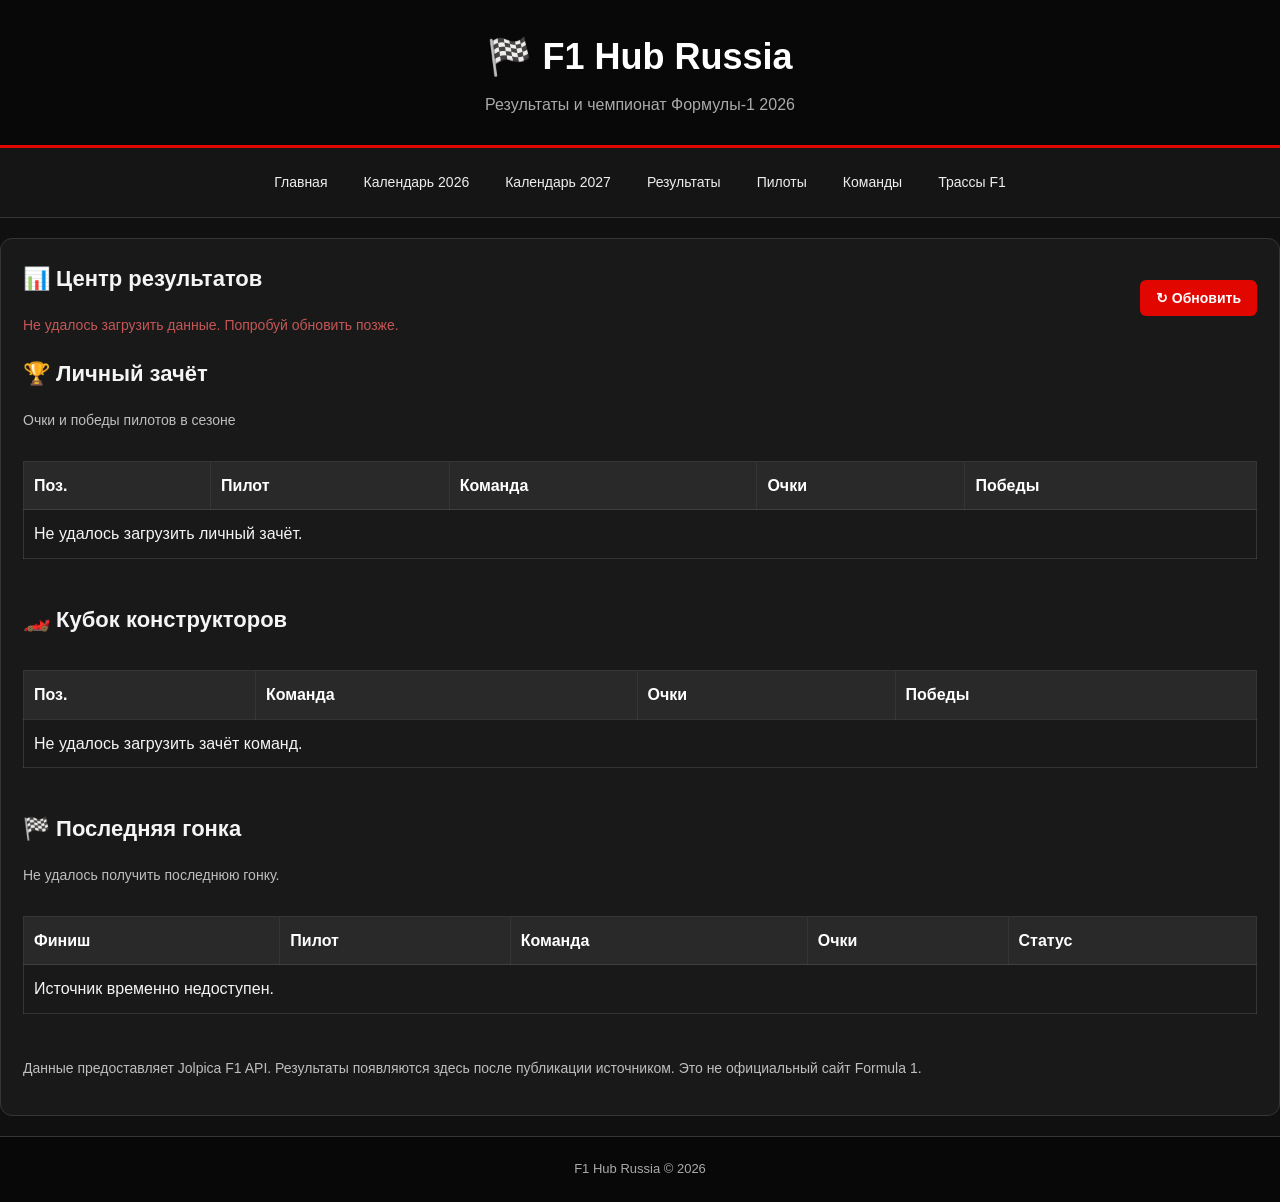
<file: results.html>
<!DOCTYPE html>
<html lang="ru">
<head>
    <meta charset="UTF-8">
    <meta name="viewport" content="width=device-width, initial-scale=1.0">
    <title>Результаты F1 2026 — F1 Hub Russia</title>
    <link rel="stylesheet" href="style.css">

    <style>
        .update-info {
            display: flex;
            flex-wrap: wrap;
            align-items: center;
            justify-content: space-between;
            gap: 12px;
            margin-bottom: 20px;
        }

        .update-button {
            background: #e10600;
            color: white;
            border: none;
            border-radius: 6px;
            padding: 10px 16px;
            font-size: 14px;
            font-weight: bold;
            cursor: pointer;
        }

        .update-button:hover {
            background: #b90000;
        }

        .table-wrap {
            overflow-x: auto;
            margin-bottom: 28px;
        }

        .table-wrap table {
            width: 100%;
            border-collapse: collapse;
        }

        .table-wrap th,
        .table-wrap td {
            padding: 11px 10px;
            text-align: left;
            border-bottom: 1px solid rgba(128, 128, 128, 0.25);
            white-space: nowrap;
        }

        .table-wrap th {
            font-weight: bold;
        }

        .section-title {
            margin-top: 26px;
        }

        .muted {
            opacity: 0.75;
            font-size: 14px;
        }

        .error {
            color: #ff6b6b;
        }

        .loading {
            opacity: 0.8;
        }
    </style>
</head>

<body>

<header>
    <h1>🏁 F1 Hub Russia</h1>
    <p>Результаты и чемпионат Формулы-1 2026</p>
</header>

<nav>
    <a href="index.html">Главная</a>
    <a href="calendar.html">Календарь 2026</a>
    <a href="calendar2027.html">Календарь 2027</a>
    <a href="results.html">Результаты</a>
    <a href="drivers.html">Пилоты</a>
    <a href="teams.html">Команды</a>
    <a href="tracks.html">Трассы F1</a>
</nav>

<div class="card">
    <div class="update-info">
        <div>
            <h2>📊 Центр результатов</h2>
            <div id="updateStatus" class="muted">Подключаемся к источнику данных...</div>
            <div id="lastUpdated" class="muted"></div>
        </div>
        <button class="update-button" id="refreshButton" type="button">
            ↻ Обновить
        </button>
    </div>

    <h2 class="section-title">🏆 Личный зачёт</h2>
    <p class="muted">Очки и победы пилотов в сезоне</p>

    <div class="table-wrap">
        <table>
            <thead>
                <tr>
                    <th>Поз.</th>
                    <th>Пилот</th>
                    <th>Команда</th>
                    <th>Очки</th>
                    <th>Победы</th>
                </tr>
            </thead>
            <tbody id="driversTable">
                <tr><td colspan="5">Загрузка данных...</td></tr>
            </tbody>
        </table>
    </div>

    <h2 class="section-title">🏎️ Кубок конструкторов</h2>

    <div class="table-wrap">
        <table>
            <thead>
                <tr>
                    <th>Поз.</th>
                    <th>Команда</th>
                    <th>Очки</th>
                    <th>Победы</th>
                </tr>
            </thead>
            <tbody id="teamsTable">
                <tr><td colspan="4">Загрузка данных...</td></tr>
            </tbody>
        </table>
    </div>

    <h2 class="section-title">🏁 Последняя гонка</h2>
    <p id="raceTitle" class="muted">Загружаем результаты...</p>

    <div class="table-wrap">
        <table>
            <thead>
                <tr>
                    <th>Финиш</th>
                    <th>Пилот</th>
                    <th>Команда</th>
                    <th>Очки</th>
                    <th>Статус</th>
                </tr>
            </thead>
            <tbody id="raceTable">
                <tr><td colspan="5">Загрузка данных...</td></tr>
            </tbody>
        </table>
    </div>

    <p class="muted">
        Данные предоставляет Jolpica F1 API. Результаты появляются здесь
        после публикации источником. Это не официальный сайт Formula 1.
    </p>
</div>

<footer>
    F1 Hub Russia © 2026
</footer>

<script>
    // Сезон, за которым следим.
    const SEASON = 2026;

    const API = `https://api.jolpi.ca/ergast/f1/${SEASON}`;

    const driversTable = document.getElementById("driversTable");
    const teamsTable = document.getElementById("teamsTable");
    const raceTable = document.getElementById("raceTable");
    const raceTitle = document.getElementById("raceTitle");
    const updateStatus = document.getElementById("updateStatus");
    const lastUpdated = document.getElementById("lastUpdated");
    const refreshButton = document.getElementById("refreshButton");

    function safe(value) {
        return String(value ?? "")
            .replaceAll("&", "&amp;")
            .replaceAll("<", "&lt;")
            .replaceAll(">", "&gt;")
            .replaceAll('"', "&quot;")
            .replaceAll("'", "&#39;");
    }

    async function getJSON(url) {
        const response = await fetch(url, { cache: "no-store" });

        if (!response.ok) {
            throw new Error(`Ошибка API: ${response.status}`);
        }

        return response.json();
    }

    function showMessage(element, columns, message) {
        element.innerHTML =
            `<tr><td colspan="${columns}">${safe(message)}</td></tr>`;
    }

    function getFirstList(data, tableName, listName) {
        return data?.MRData?.[tableName]?.[listName]?.[0] || null;
    }

    function formatDate(dateString) {
        if (!dateString) return "";

        const date = new Date(dateString + "T12:00:00Z");

        if (Number.isNaN(date.getTime())) return dateString;

        return date.toLocaleDateString("ru-RU", {
            day: "numeric",
            month: "long",
            year: "numeric",
            timeZone: "UTC"
        });
    }

    function renderDrivers(data) {
        const standings = getFirstList(
            data, "StandingsTable", "StandingsLists"
        )?.DriverStandings || [];

        if (!standings.length) {
            showMessage(driversTable, 5, "Данные о чемпионате пока недоступны.");
            return;
        }

        driversTable.innerHTML = standings.map(item => {
            const driver = item.Driver || {};
            const team = item.Constructors?.[0]?.name || "—";
            const name = `${driver.givenName || ""} ${driver.familyName || ""}`.trim();

            return `
                <tr>
                    <td>${safe(item.position)}</td>
                    <td>${safe(name || driver.driverId)}</td>
                    <td>${safe(team)}</td>
                    <td><strong>${safe(item.points)}</strong></td>
                    <td>${safe(item.wins)}</td>
                </tr>`;
        }).join("");
    }

    function renderTeams(data) {
        const standings = getFirstList(
            data, "StandingsTable", "StandingsLists"
        )?.ConstructorStandings || [];

        if (!standings.length) {
            showMessage(teamsTable, 4, "Данные о командах пока недоступны.");
            return;
        }

        teamsTable.innerHTML = standings.map(item => `
            <tr>
                <td>${safe(item.position)}</td>
                <td>${safe(item.Constructor?.name || item.Constructor?.constructorId || "—")}</td>
                <td><strong>${safe(item.points)}</strong></td>
                <td>${safe(item.wins)}</td>
            </tr>
        `).join("");
    }

    function renderRace(data) {
        const race = data?.MRData?.RaceTable?.Races?.[0];

        if (!race) {
            raceTitle.textContent =
                "Результаты гонки за этот сезон пока недоступны.";
            showMessage(raceTable, 5, "Ожидаем опубликованные результаты.");
            return;
        }

        raceTitle.textContent =
            `${race.raceName} — ${formatDate(race.date)}`;

        const results = race.Results || [];

        if (!results.length) {
            showMessage(raceTable, 5, "Результаты ещё не опубликованы.");
            return;
        }

        raceTable.innerHTML = results.map(item => {
            const driver = item.Driver || {};
            const team = item.Constructor?.name || "—";
            const name = `${driver.givenName || ""} ${driver.familyName || ""}`.trim();

            return `
                <tr>
                    <td>${safe(item.position || "—")}</td>
                    <td>${safe(name || driver.driverId)}</td>
                    <td>${safe(team)}</td>
                    <td><strong>${safe(item.points ?? 0)}</strong></td>
                    <td>${safe(item.status || "—")}</td>
                </tr>`;
        }).join("");
    }

    async function loadData() {
        refreshButton.disabled = true;
        refreshButton.textContent = "Загрузка...";
        updateStatus.textContent = "Обновляем данные...";
        updateStatus.classList.remove("error");

        try {
            const [driversResult, teamsResult, raceResult] = await Promise.allSettled([
                getJSON(`${API}/driverStandings.json`),
                getJSON(`${API}/constructorStandings.json`),
                getJSON(`${API}/last/results.json`)
            ]);

            let successCount = 0;

            if (driversResult.status === "fulfilled") {
                renderDrivers(driversResult.value);
                successCount++;
            } else {
                showMessage(driversTable, 5, "Не удалось загрузить личный зачёт.");
            }

            if (teamsResult.status === "fulfilled") {
                renderTeams(teamsResult.value);
                successCount++;
            } else {
                showMessage(teamsTable, 4, "Не удалось загрузить зачёт команд.");
            }

            if (raceResult.status === "fulfilled") {
                renderRace(raceResult.value);
                successCount++;
            } else {
                raceTitle.textContent = "Не удалось получить последнюю гонку.";
                showMessage(raceTable, 5, "Источник временно недоступен.");
            }

            if (successCount === 3) {
                updateStatus.textContent = "✓ Данные успешно обновлены";
            } else if (successCount > 0) {
                updateStatus.textContent =
                    "Часть данных загружена; некоторые разделы недоступны.";
            } else {
                throw new Error("Источник данных временно недоступен.");
            }

            lastUpdated.textContent =
                "Последнее обновление: " +
                new Date().toLocaleTimeString("ru-RU");

        } catch (error) {
            updateStatus.textContent =
                "Не удалось загрузить данные. Попробуй обновить позже.";
            updateStatus.classList.add("error");
            console.error(error);
        } finally {
            refreshButton.disabled = false;
            refreshButton.textContent = "↻ Обновить";
        }
    }

    refreshButton.addEventListener("click", loadData);

    // Первичная загрузка при открытии страницы.
    loadData();

    // Автоматическая проверка каждые пять минут.
    setInterval(loadData, 5 * 60 * 1000);
</script>

</body>
</html>
</file>
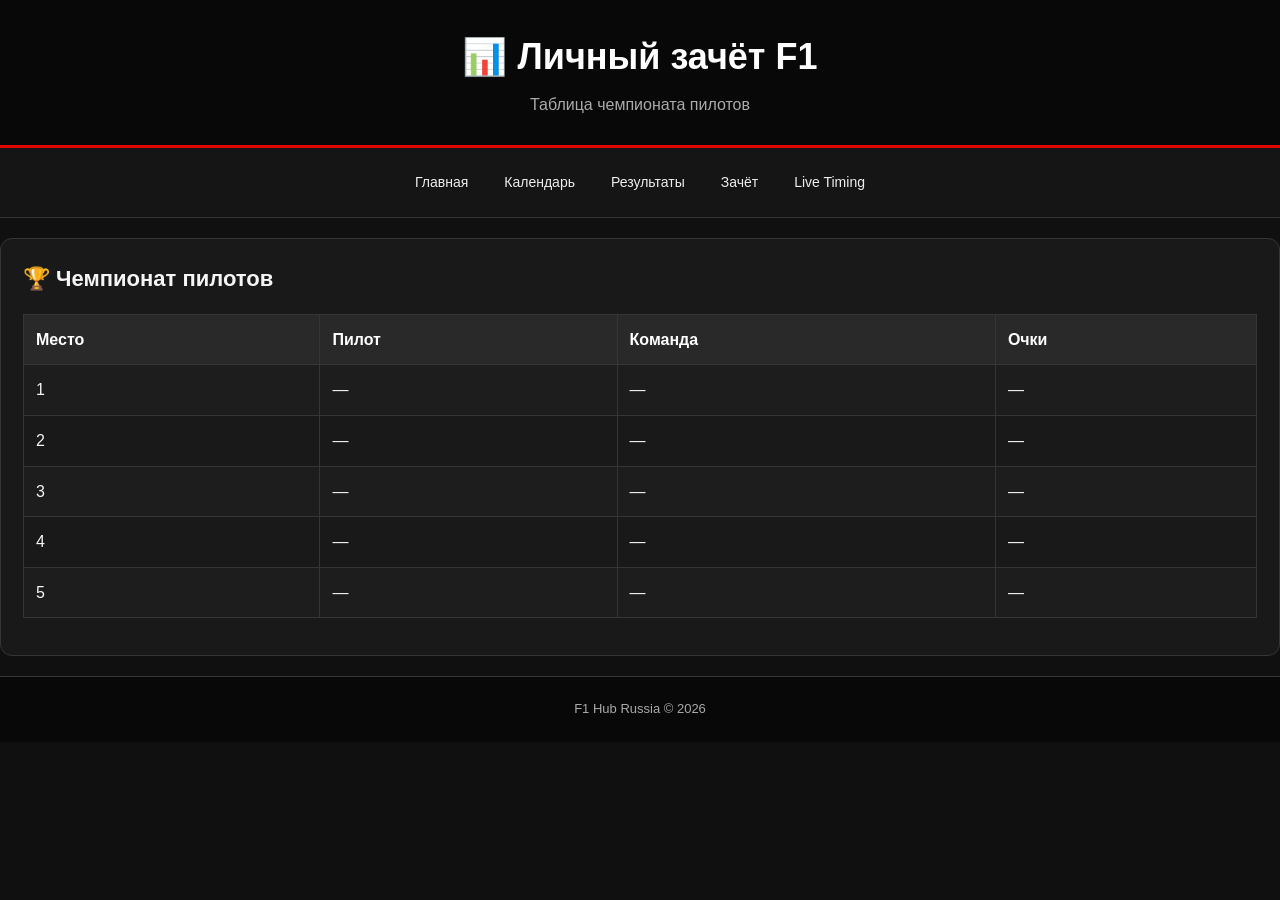
<file: standings.html>
<!DOCTYPE html>
<html lang="ru">

<head>

<meta charset="UTF-8">
<meta name="viewport" content="width=device-width, initial-scale=1.0">

<title>Личный зачёт F1</title>

<link rel="stylesheet" href="style.css">

</head>

<body>

<header>

<h1>📊 Личный зачёт F1</h1>

<p>Таблица чемпионата пилотов</p>

</header>

<nav>

<a href="index.html">Главная</a>
<a href="calendar.html">Календарь</a>
<a href="results.html">Результаты</a>
<a href="standings.html">Зачёт</a>
<a href="live.html">Live Timing</a>

</nav>


<div class="card">

<h2>🏆 Чемпионат пилотов</h2>

<table>

<tr>
<th>Место</th>
<th>Пилот</th>
<th>Команда</th>
<th>Очки</th>
</tr>

<tr>
<td>1</td>
<td>—</td>
<td>—</td>
<td>—</td>
</tr>

<tr>
<td>2</td>
<td>—</td>
<td>—</td>
<td>—</td>
</tr>

<tr>
<td>3</td>
<td>—</td>
<td>—</td>
<td>—</td>
</tr>

<tr>
<td>4</td>
<td>—</td>
<td>—</td>
<td>—</td>
</tr>

<tr>
<td>5</td>
<td>—</td>
<td>—</td>
<td>—</td>
</tr>

</table>

</div>


<footer>

F1 Hub Russia © 2026

</footer>

</body>

</html>
</file>
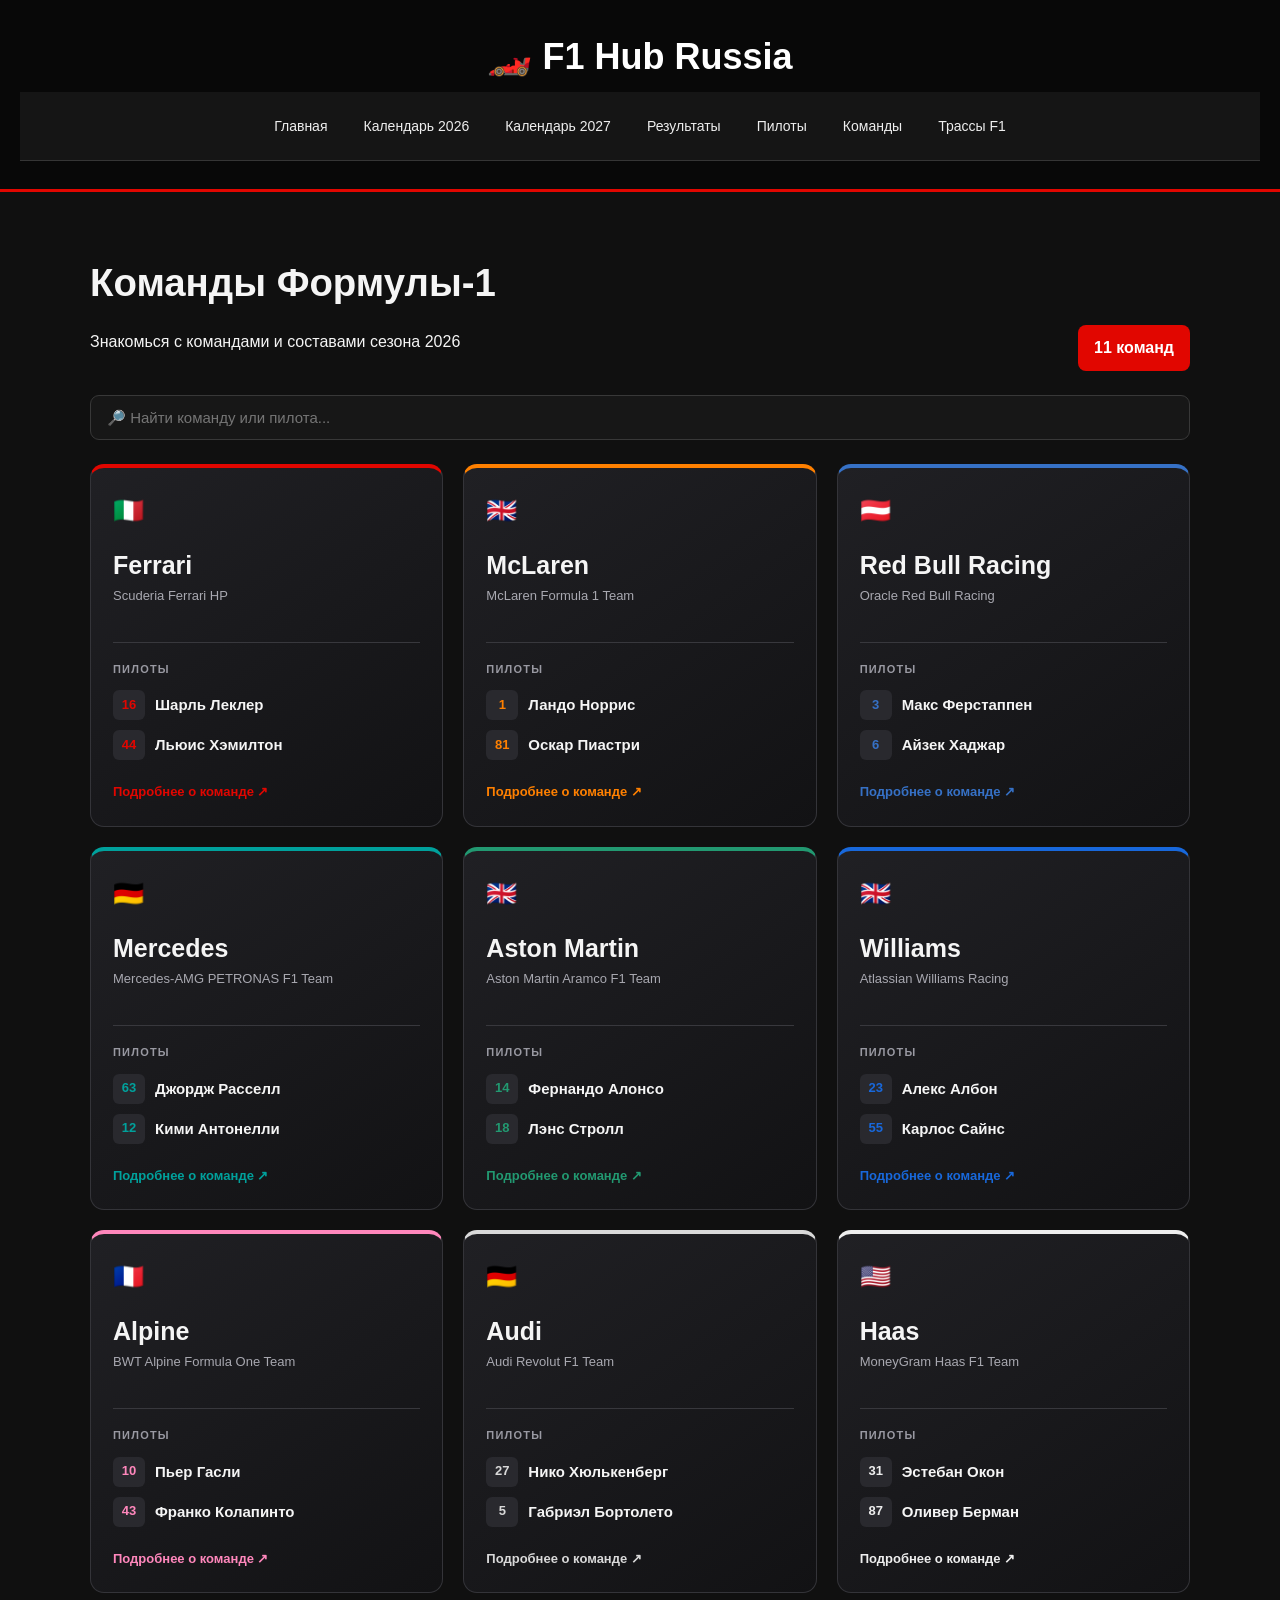
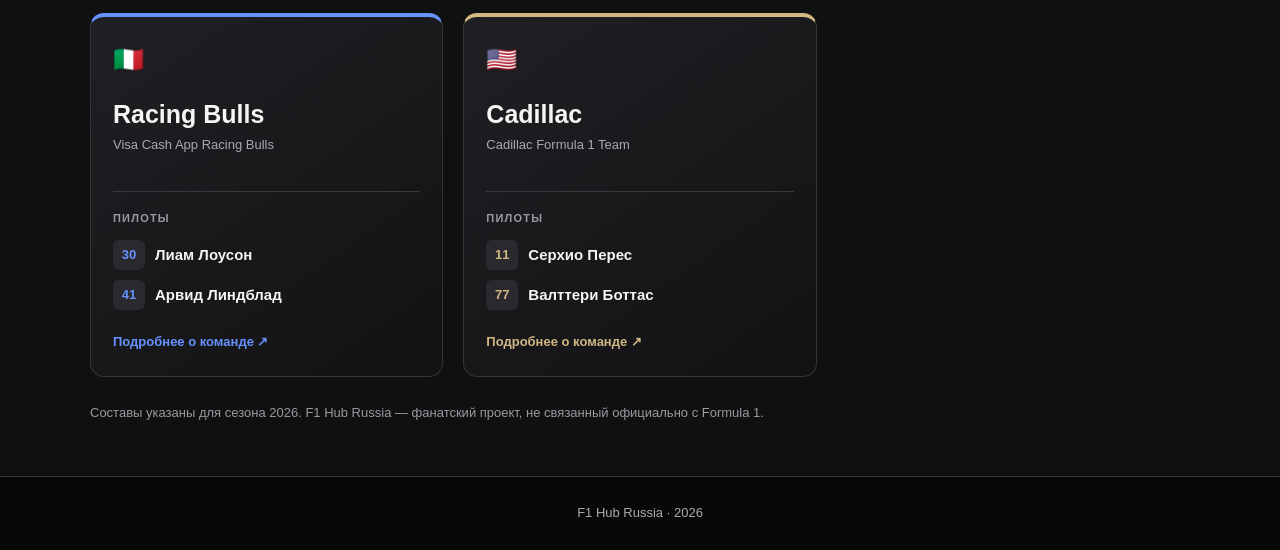
<file: teams.html>
<!DOCTYPE html>
<html lang="ru">
<head>
  <meta charset="UTF-8">
  <meta name="viewport" content="width=device-width, initial-scale=1.0">
  <title>Команды F1 2026 | F1 Hub Russia</title>
  <link rel="stylesheet" href="style.css">

  <style>
    .teams-intro {
      display: flex;
      justify-content: space-between;
      align-items: end;
      flex-wrap: wrap;
      gap: 16px;
      margin-bottom: 24px;
    }

    .teams-intro h2 {
      margin-bottom: 8px;
      font-size: clamp(28px, 3vw, 42px);
    }

    .teams-count {
      padding: 10px 16px;
      background: #e10600;
      color: white;
      border-radius: 8px;
      font-weight: bold;
      white-space: nowrap;
    }

    .teams-toolbar {
      display: flex;
      align-items: center;
      gap: 14px;
      flex-wrap: wrap;
      margin-bottom: 24px;
    }

    .teams-search {
      flex: 1;
      min-width: 220px;
      padding: 13px 16px;
      color: white;
      background: #171717;
      border: 1px solid #383838;
      border-radius: 9px;
      font-size: 15px;
      outline: none;
      box-sizing: border-box;
    }

    .teams-search:focus {
      border-color: #e10600;
    }

    .teams-grid {
      display: grid;
      grid-template-columns: repeat(3, minmax(0, 1fr));
      gap: 20px;
    }

    .team-card {
      --team-color: #e10600;
      position: relative;
      min-width: 0;
      padding: 22px;
      box-sizing: border-box;
      background: linear-gradient(145deg, #202024, #121214);
      border: 1px solid #343439;
      border-top: 4px solid var(--team-color);
      border-radius: 14px;
      transition: transform .2s, border-color .2s;
    }

    .team-card:hover {
      transform: translateY(-4px);
      border-color: var(--team-color);
    }

    .team-top {
      display: flex;
      align-items: center;
      justify-content: space-between;
      gap: 10px;
      margin-bottom: 20px;
    }

    .team-number {
      color: var(--team-color);
      font-size: 13px;
      font-weight: 800;
      letter-spacing: 1px;
      text-transform: uppercase;
    }

    .team-country {
      font-size: 25px;
    }

    .team-name {
      margin: 0 0 6px;
      font-size: 25px;
      line-height: 1.2;
      font-weight: 900;
      overflow-wrap: anywhere;
    }

    .team-full-name {
      min-height: 38px;
      margin: 0;
      color: #a8a8b0;
      font-size: 13px;
      line-height: 1.5;
    }

    .team-divider {
      height: 1px;
      margin: 18px 0;
      background: #38383d;
    }

    .drivers-label {
      margin-bottom: 12px;
      color: #9999a2;
      font-size: 11px;
      font-weight: 800;
      letter-spacing: 1.2px;
      text-transform: uppercase;
    }

    .team-driver {
      display: flex;
      align-items: center;
      gap: 10px;
      margin: 10px 0;
      font-size: 15px;
      font-weight: 600;
    }

    .driver-number {
      display: inline-flex;
      align-items: center;
      justify-content: center;
      flex-shrink: 0;
      width: 32px;
      height: 30px;
      color: var(--team-color);
      background: #29292e;
      border-radius: 6px;
      font-size: 13px;
      font-weight: 900;
    }

    .team-link {
      display: inline-block;
      margin-top: 12px;
      color: var(--team-color);
      font-size: 13px;
      font-weight: 800;
      text-decoration: none;
    }

    .team-link:hover {
      text-decoration: underline;
    }

    .team-mclaren { --team-color: #ff8000; }
    .team-ferrari { --team-color: #e10600; }
    .team-redbull { --team-color: #3671c6; }
    .team-mercedes { --team-color: #00a19c; }
    .team-aston { --team-color: #229971; }
    .team-williams { --team-color: #1868db; }
    .team-alpine { --team-color: #ff87bc; }
    .team-audi { --team-color: #d9d9d9; }
    .team-haas { --team-color: #eeeeee; }
    .team-rb { --team-color: #6692ff; }
    .team-cadillac { --team-color: #d0b783; }

    .teams-empty {
      display: none;
      padding: 30px 10px;
      color: #aaa;
      text-align: center;
      grid-column: 1 / -1;
    }

    .teams-note {
      margin-top: 26px;
      color: #9999a2;
      font-size: 13px;
      line-height: 1.6;
    }

    @media (max-width: 1100px) {
      .teams-grid {
        grid-template-columns: repeat(2, minmax(0, 1fr));
      }
    }

    @media (max-width: 760px) {
      .teams-grid {
        gap: 12px;
      }

      .team-card {
        padding: 16px;
      }

      .team-name {
        font-size: 21px;
      }
    }

    @media (max-width: 500px) {
      .teams-grid {
        grid-template-columns: 1fr;
      }

      .teams-search {
        min-width: 100%;
      }

      .team-full-name {
        min-height: 0;
      }
    }
  </style>
</head>

<body>
  <header class="site-header">
    <h1>🏎️ F1 Hub Russia</h1>
    <nav aria-label="Главное меню">
      <a href="index.html">Главная</a>
      <a href="calendar.html">Календарь 2026</a>
      <a href="calendar2027.html">Календарь 2027</a>
      <a href="results.html">Результаты</a>
      <a href="drivers.html">Пилоты</a>
      <a href="teams.html" aria-current="page">Команды</a>
      <a href="tracks.html">Трассы F1</a>
    </nav>
  </header>

  <main class="container">
    <div class="teams-intro">
      <div>
        <h2>Команды Формулы-1</h2>
        <p>Знакомься с командами и составами сезона 2026</p>
      </div>
      <div class="teams-count" id="teamsCount">11 команд</div>
    </div>

    <div class="teams-toolbar">
      <input
        class="teams-search"
        type="search"
        id="teamSearch"
        placeholder="🔎 Найти команду или пилота..."
        aria-label="Поиск команды или пилота"
      >
    </div>

    <section class="teams-grid" id="teamsGrid">

      <article class="team-card team-ferrari" data-search="ferrari феррари шарль леклер льюис хэмилтон">
        <div class="team-top">
          <span class="team-country">🇮🇹</span>
        </div>
        <h3 class="team-name">Ferrari</h3>
        <p class="team-full-name">Scuderia Ferrari HP</p>
        <div class="team-divider"></div>
        <div class="drivers-label">Пилоты</div>
        <div class="team-driver"><span class="driver-number">16</span> Шарль Леклер</div>
        <div class="team-driver"><span class="driver-number">44</span> Льюис Хэмилтон</div>
        <a class="team-link" href="https://ru.wikipedia.org/wiki/Scuderia_Ferrari" target="_blank" rel="noopener noreferrer">Подробнее о команде ↗</a>
      </article>

      <article class="team-card team-mclaren" data-search="mclaren макларен ландо норрис оскар пиастри">
        <div class="team-top">
          <span class="team-country">🇬🇧</span>
        </div>
        <h3 class="team-name">McLaren</h3>
        <p class="team-full-name">McLaren Formula 1 Team</p>
        <div class="team-divider"></div>
        <div class="drivers-label">Пилоты</div>
        <div class="team-driver"><span class="driver-number">1</span> Ландо Норрис</div>
        <div class="team-driver"><span class="driver-number">81</span> Оскар Пиастри</div>
        <a class="team-link" href="https://ru.wikipedia.org/wiki/McLaren" target="_blank" rel="noopener noreferrer">Подробнее о команде ↗</a>
      </article>

      <article class="team-card team-redbull" data-search="red bull ред булл редбулл макс ферстаппен айзек хаджар">
        <div class="team-top">
          <span class="team-country">🇦🇹</span>
        </div>
        <h3 class="team-name">Red Bull Racing</h3>
        <p class="team-full-name">Oracle Red Bull Racing</p>
        <div class="team-divider"></div>
        <div class="drivers-label">Пилоты</div>
        <div class="team-driver"><span class="driver-number">3</span> Макс Ферстаппен</div>
        <div class="team-driver"><span class="driver-number">6</span> Айзек Хаджар</div>
        <a class="team-link" href="https://ru.wikipedia.org/wiki/Red_Bull_Racing" target="_blank" rel="noopener noreferrer">Подробнее о команде ↗</a>
      </article>

      <article class="team-card team-mercedes" data-search="mercedes мерседес джордж расселл кими антонелли">
        <div class="team-top">
          <span class="team-country">🇩🇪</span>
        </div>
        <h3 class="team-name">Mercedes</h3>
        <p class="team-full-name">Mercedes-AMG PETRONAS F1 Team</p>
        <div class="team-divider"></div>
        <div class="drivers-label">Пилоты</div>
        <div class="team-driver"><span class="driver-number">63</span> Джордж Расселл</div>
        <div class="team-driver"><span class="driver-number">12</span> Кими Антонелли</div>
        <a class="team-link" href="https://ru.wikipedia.org/wiki/Mercedes-Benz_in_Formula_One" target="_blank" rel="noopener noreferrer">Подробнее о команде ↗</a>
      </article>

      <article class="team-card team-aston" data-search="aston martin астон мартин фернандо алонсо лэнс стролл">
        <div class="team-top">
          <span class="team-country">🇬🇧</span>
        </div>
        <h3 class="team-name">Aston Martin</h3>
        <p class="team-full-name">Aston Martin Aramco F1 Team</p>
        <div class="team-divider"></div>
        <div class="drivers-label">Пилоты</div>
        <div class="team-driver"><span class="driver-number">14</span> Фернандо Алонсо</div>
        <div class="team-driver"><span class="driver-number">18</span> Лэнс Стролл</div>
        <a class="team-link" href="https://ru.wikipedia.org/wiki/Aston_Martin_in_Formula_One" target="_blank" rel="noopener noreferrer">Подробнее о команде ↗</a>
      </article>

      <article class="team-card team-williams" data-search="williams уильямс алекс албон карлос сайнс">
        <div class="team-top">
          <span class="team-country">🇬🇧</span>
        </div>
        <h3 class="team-name">Williams</h3>
        <p class="team-full-name">Atlassian Williams Racing</p>
        <div class="team-divider"></div>
        <div class="drivers-label">Пилоты</div>
        <div class="team-driver"><span class="driver-number">23</span> Алекс Албон</div>
        <div class="team-driver"><span class="driver-number">55</span> Карлос Сайнс</div>
        <a class="team-link" href="https://ru.wikipedia.org/wiki/Williams_Grand_Prix_Engineering" target="_blank" rel="noopener noreferrer">Подробнее о команде ↗</a>
      </article>

      <article class="team-card team-alpine" data-search="alpine альпин пьер гасли франко колапинто">
        <div class="team-top">
          <span class="team-country">🇫🇷</span>
        </div>
        <h3 class="team-name">Alpine</h3>
        <p class="team-full-name">BWT Alpine Formula One Team</p>
        <div class="team-divider"></div>
        <div class="drivers-label">Пилоты</div>
        <div class="team-driver"><span class="driver-number">10</span> Пьер Гасли</div>
        <div class="team-driver"><span class="driver-number">43</span> Франко Колапинто</div>
        <a class="team-link" href="https://ru.wikipedia.org/wiki/Alpine_F1_Team" target="_blank" rel="noopener noreferrer">Подробнее о команде ↗</a>
      </article>

      <article class="team-card team-audi" data-search="audi ауди нико хюлькенберг габриэл бортолето">
        <div class="team-top">
          <span class="team-country">🇩🇪</span>
        </div>
        <h3 class="team-name">Audi</h3>
        <p class="team-full-name">Audi Revolut F1 Team</p>
        <div class="team-divider"></div>
        <div class="drivers-label">Пилоты</div>
        <div class="team-driver"><span class="driver-number">27</span> Нико Хюлькенберг</div>
        <div class="team-driver"><span class="driver-number">5</span> Габриэл Бортолето</div>
        <a class="team-link" href="https://ru.wikipedia.org/wiki/Audi" target="_blank" rel="noopener noreferrer">Подробнее о команде ↗</a>
      </article>

      <article class="team-card team-haas" data-search="haas хaas хаас эстебан окон оливер берман">
        <div class="team-top">
          <span class="team-country">🇺🇸</span>
        </div>
        <h3 class="team-name">Haas</h3>
        <p class="team-full-name">MoneyGram Haas F1 Team</p>
        <div class="team-divider"></div>
        <div class="drivers-label">Пилоты</div>
        <div class="team-driver"><span class="driver-number">31</span> Эстебан Окон</div>
        <div class="team-driver"><span class="driver-number">87</span> Оливер Берман</div>
        <a class="team-link" href="https://ru.wikipedia.org/wiki/Haas_F1_Team" target="_blank" rel="noopener noreferrer">Подробнее о команде ↗</a>
      </article>

      <article class="team-card team-rb" data-search="racing bulls рейсинг буллз лиам лоусон арвид линдблад">
        <div class="team-top">
          <span class="team-country">🇮🇹</span>
        </div>
        <h3 class="team-name">Racing Bulls</h3>
        <p class="team-full-name">Visa Cash App Racing Bulls</p>
        <div class="team-divider"></div>
        <div class="drivers-label">Пилоты</div>
        <div class="team-driver"><span class="driver-number">30</span> Лиам Лоусон</div>
        <div class="team-driver"><span class="driver-number">41</span> Арвид Линдблад</div>
        <a class="team-link" href="https://ru.wikipedia.org/wiki/RB_Formula_One_Team" target="_blank" rel="noopener noreferrer">Подробнее о команде ↗</a>
      </article>

      <article class="team-card team-cadillac" data-search="cadillac кадиллак серхио перес перез валттери боттас">
        <div class="team-top">
          <span class="team-country">🇺🇸</span>
        </div>
        <h3 class="team-name">Cadillac</h3>
        <p class="team-full-name">Cadillac Formula 1 Team</p>
        <div class="team-divider"></div>
        <div class="drivers-label">Пилоты</div>
        <div class="team-driver"><span class="driver-number">11</span> Серхио Перес</div>
        <div class="team-driver"><span class="driver-number">77</span> Валттери Боттас</div>
        <a class="team-link" href="https://ru.wikipedia.org/wiki/Cadillac" target="_blank" rel="noopener noreferrer">Подробнее о команде ↗</a>
      </article>

      <div class="teams-empty" id="teamsEmpty">
        Ничего не найдено. Попробуй изменить запрос.
      </div>
    </section>

    <p class="teams-note">
      Составы указаны для сезона 2026. F1 Hub Russia — фанатский проект,
      не связанный официально с Formula 1.
    </p>
  </main>

  <footer>
    <p>F1 Hub Russia · 2026</p>
  </footer>

  <script>
    const searchInput = document.getElementById("teamSearch");
    const teamCards = Array.from(document.querySelectorAll(".team-card"));
    const teamsCount = document.getElementById("teamsCount");
    const emptyMessage = document.getElementById("teamsEmpty");

    function updateTeams() {
      const query = searchInput.value.trim().toLowerCase();
      let visibleCount = 0;

      teamCards.forEach(card => {
        const searchableText =
          (card.innerText + " " + (card.dataset.search || "")).toLowerCase();

        const matches = searchableText.includes(query);
        card.style.display = matches ? "" : "none";

        if (matches) visibleCount++;
      });

      teamsCount.textContent = visibleCount + (
        visibleCount === 1 ? " команда" :
        visibleCount >= 2 && visibleCount <= 4 ? " команды" : " команд"
      );

      emptyMessage.style.display = visibleCount === 0 ? "block" : "none";
    }

    searchInput.addEventListener("input", updateTeams);
    updateTeams();
  </script>
</body>
</html>
</file>
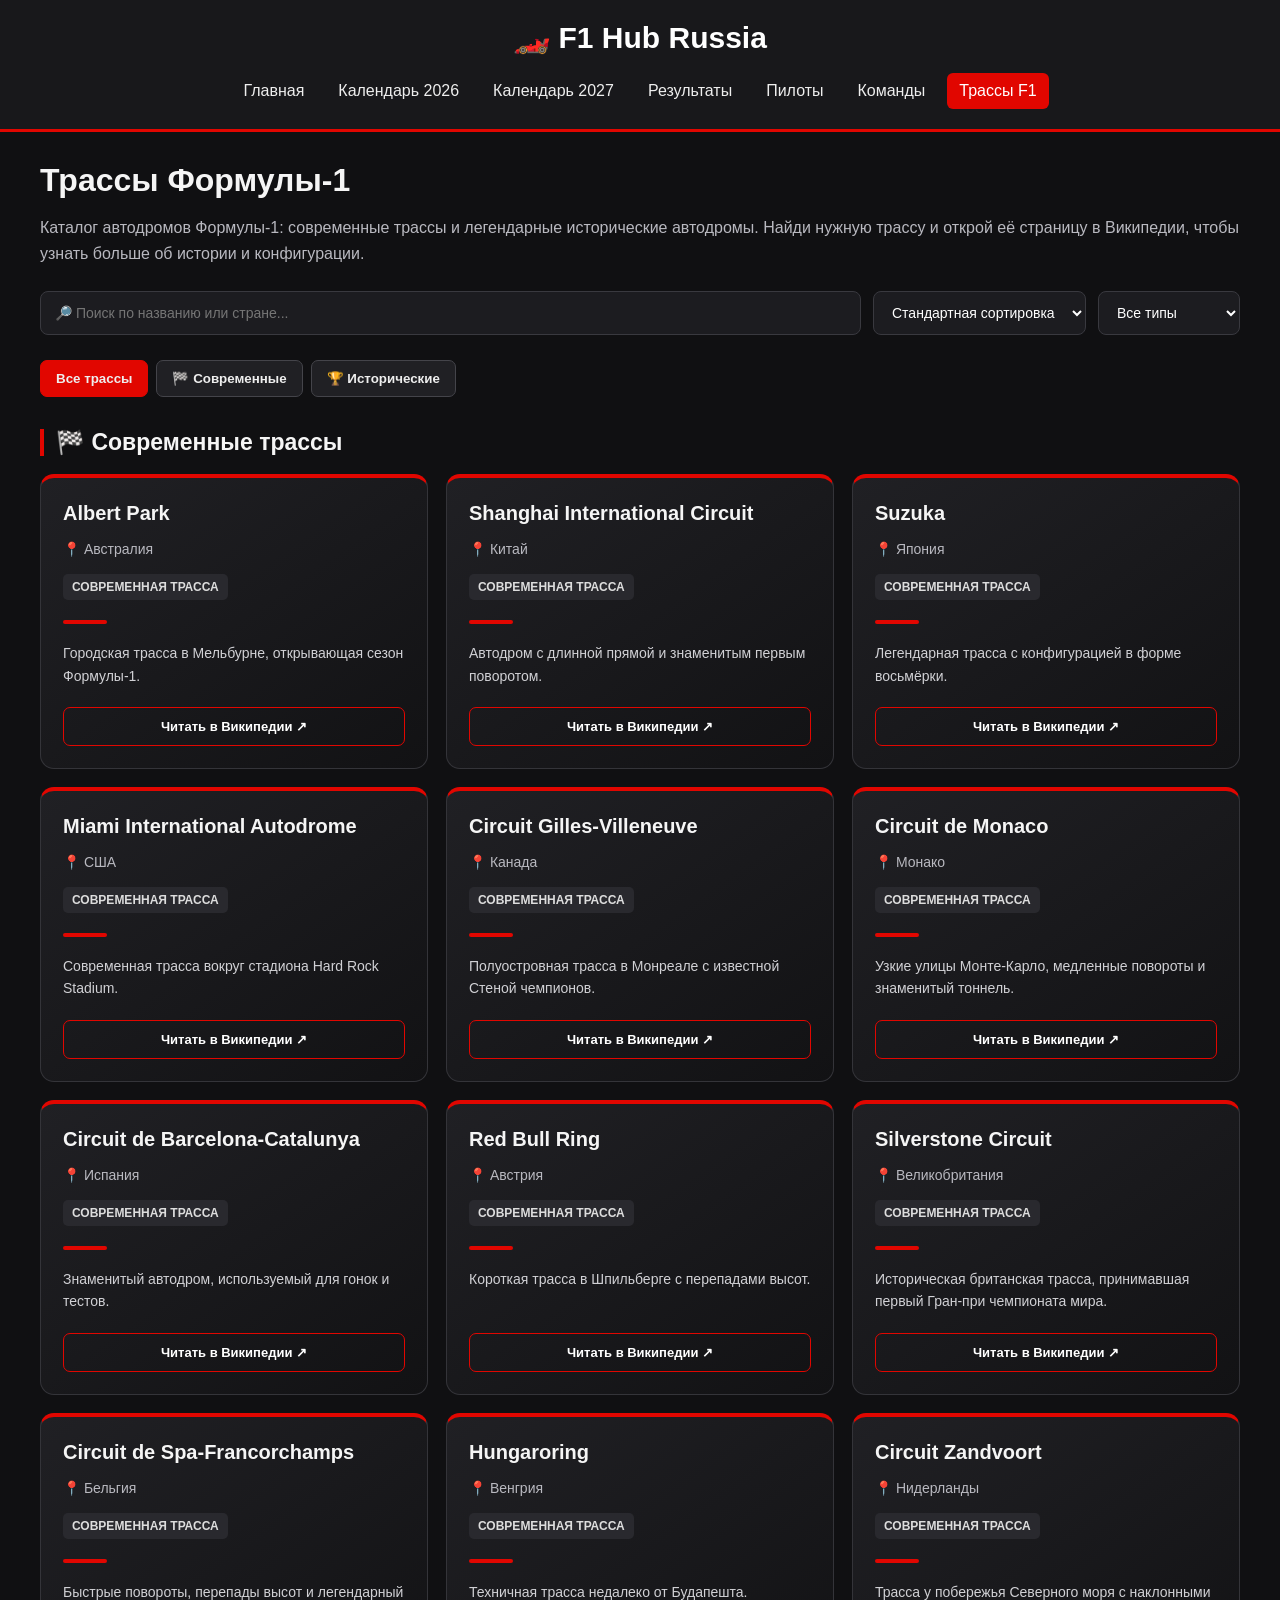
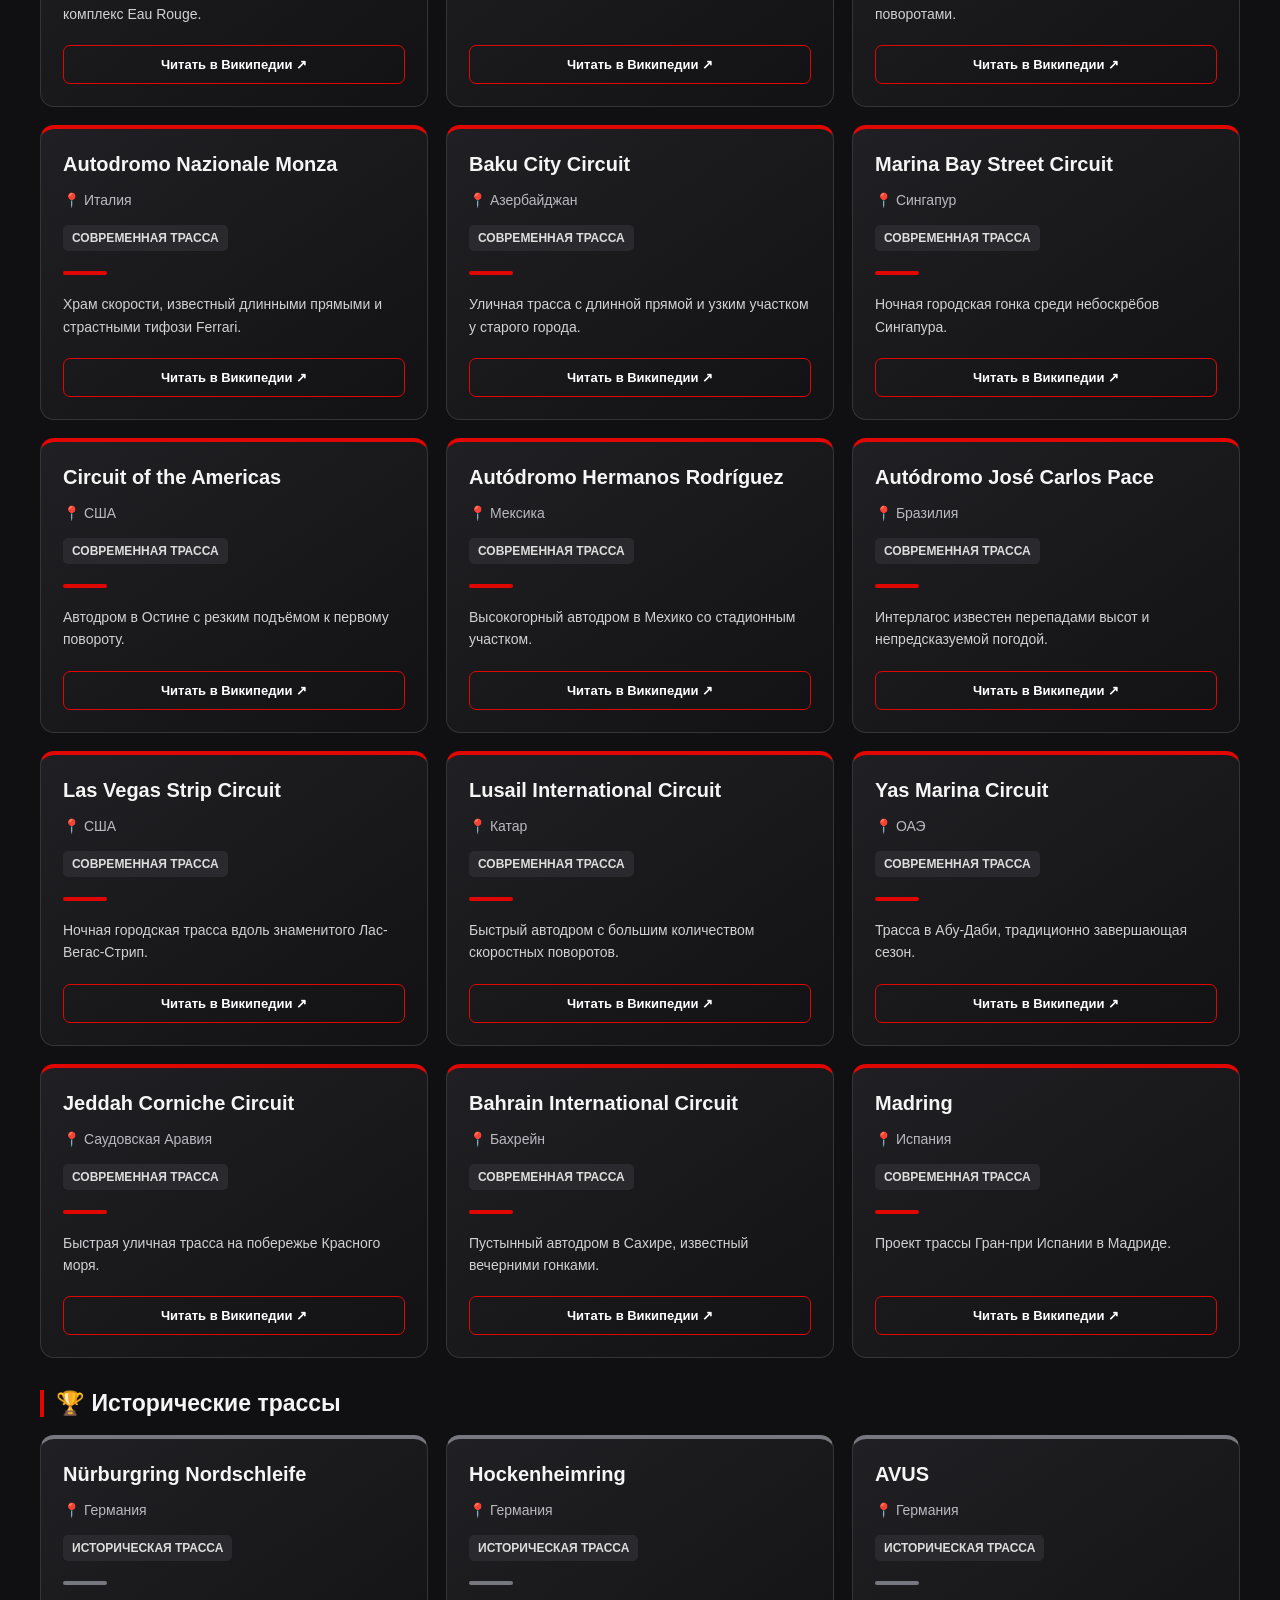
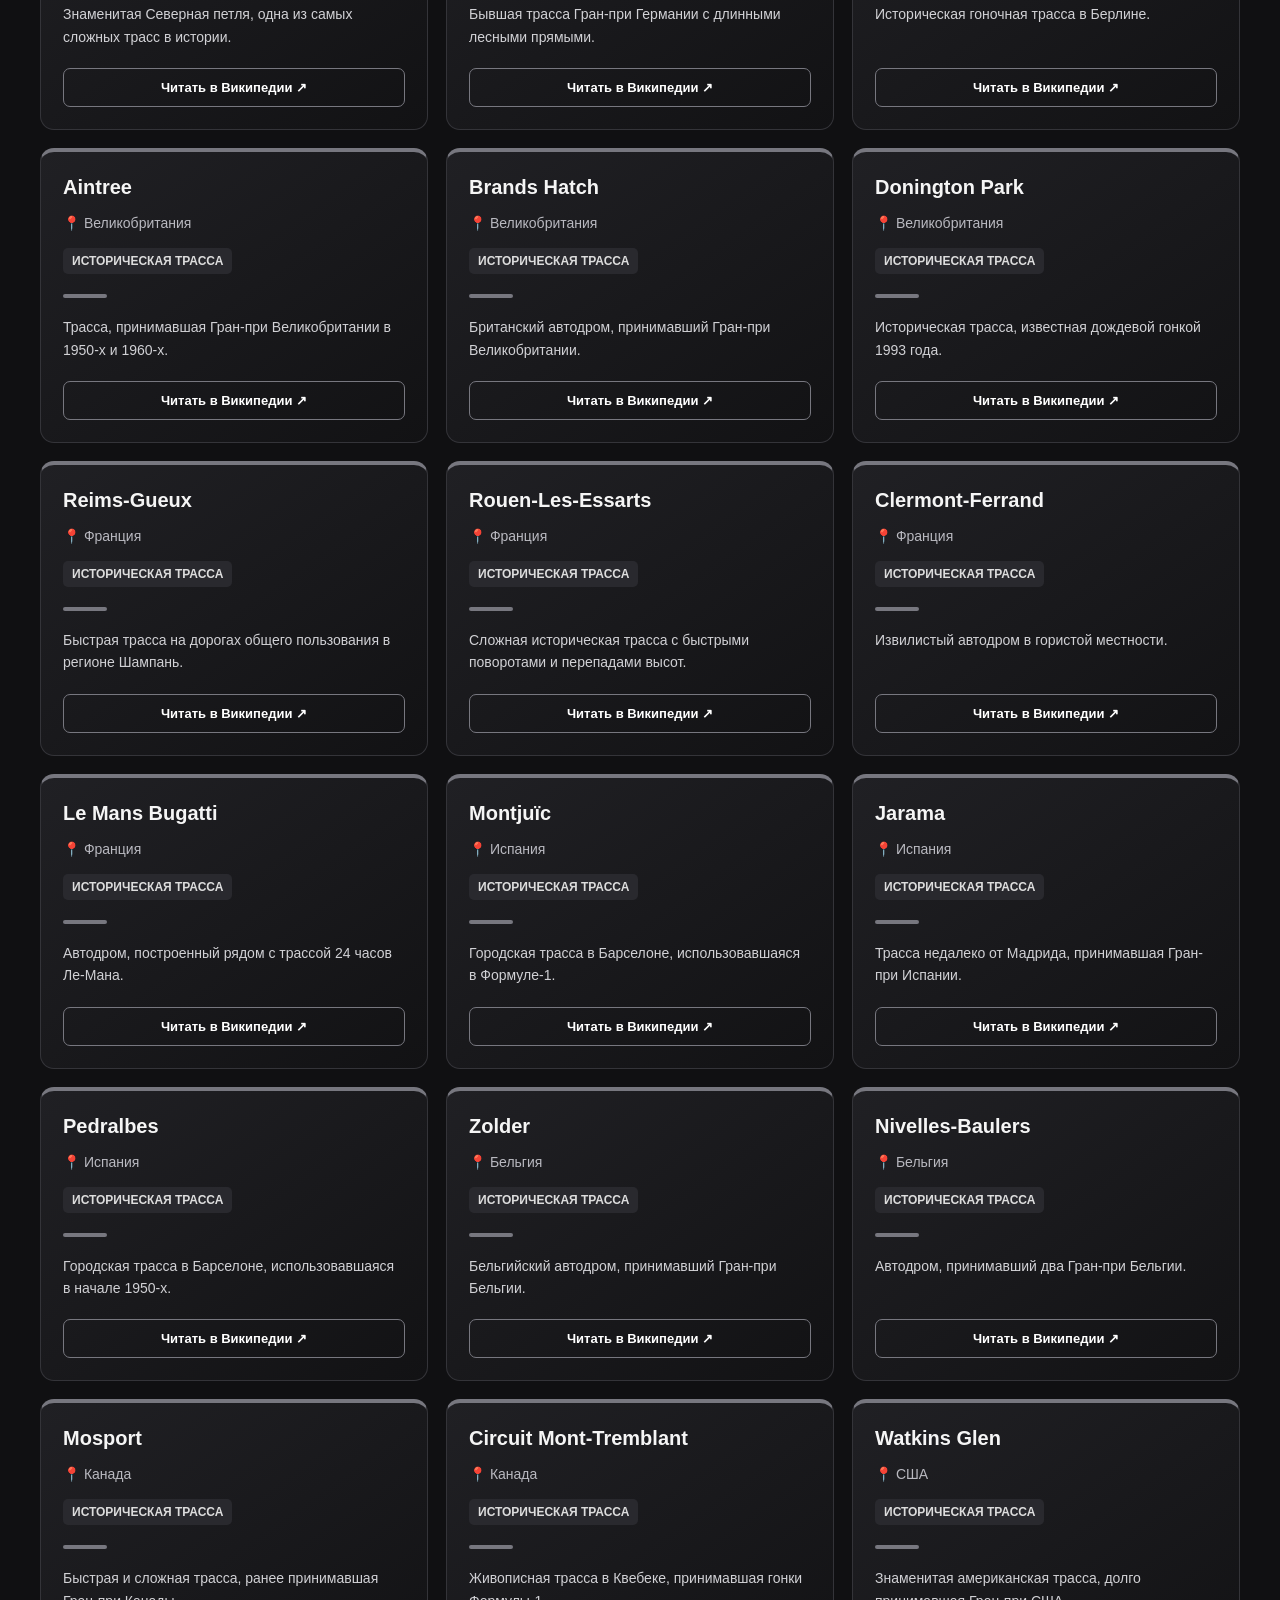
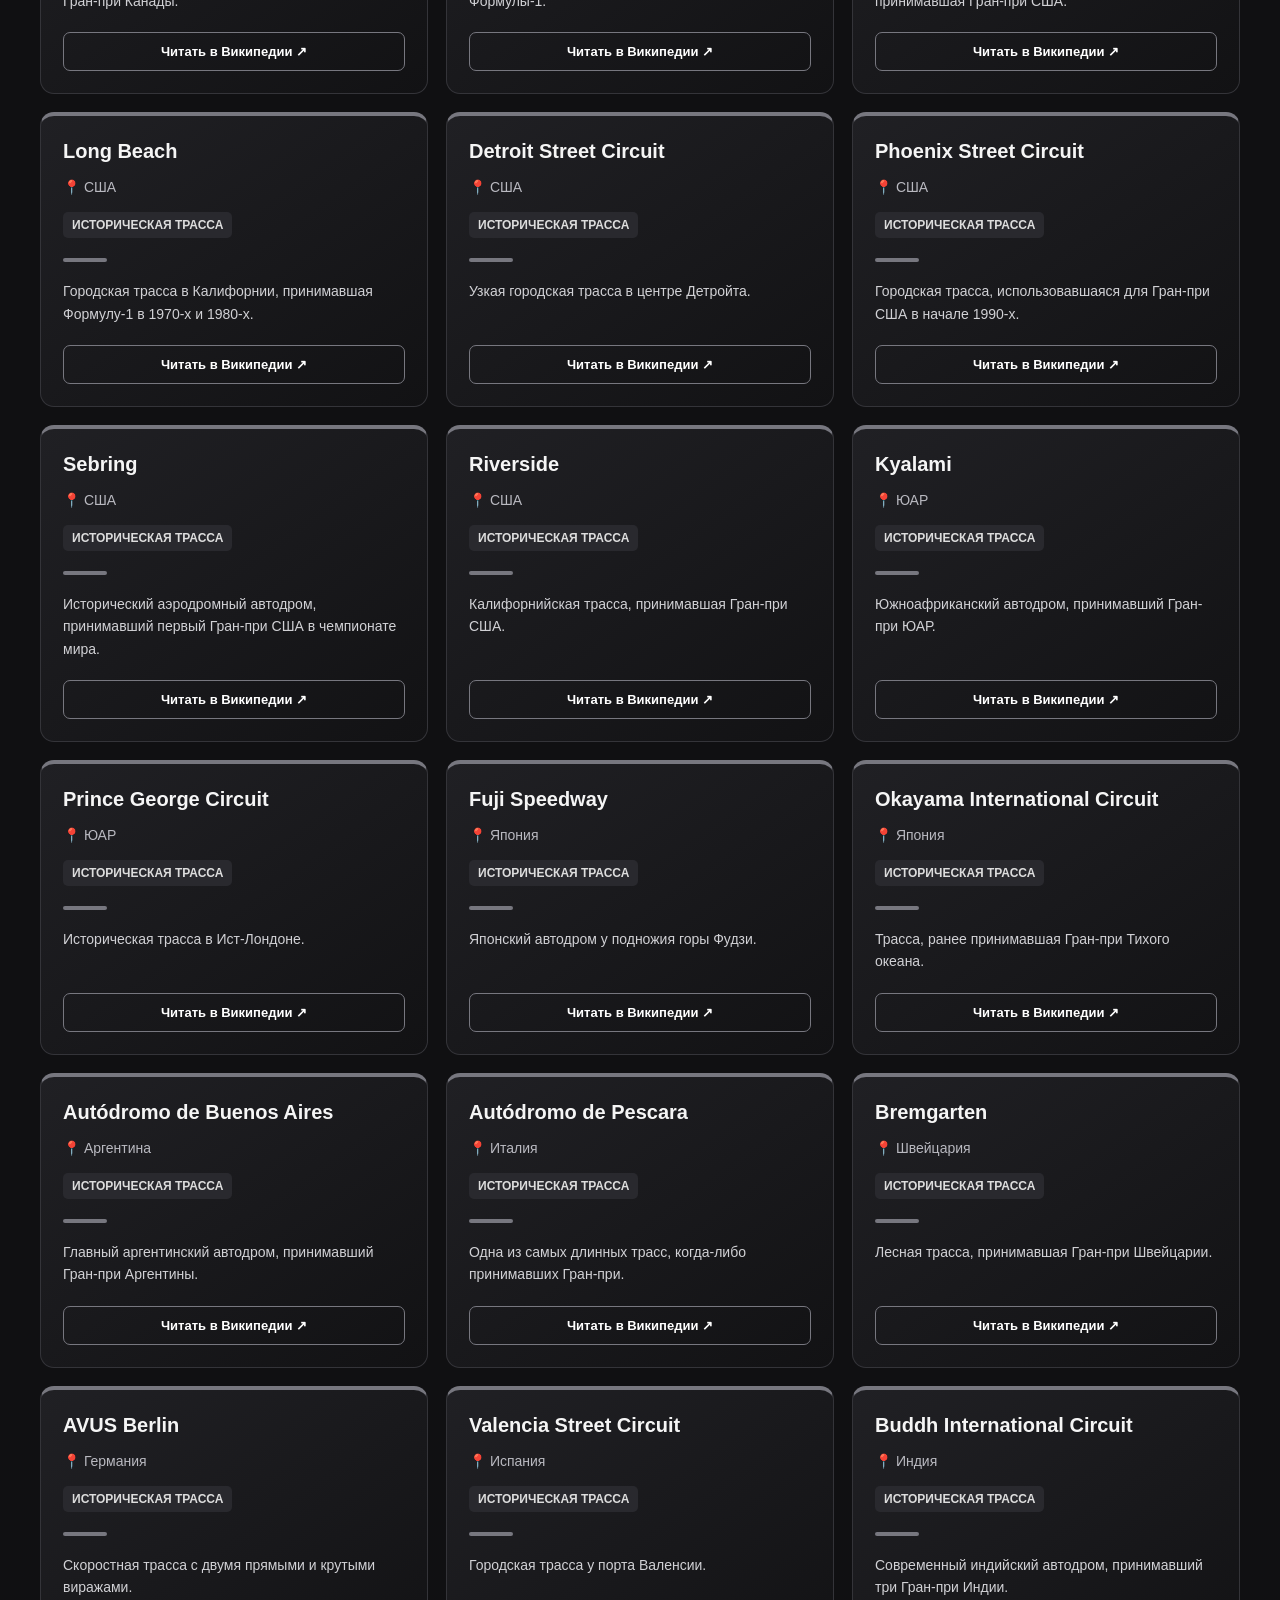
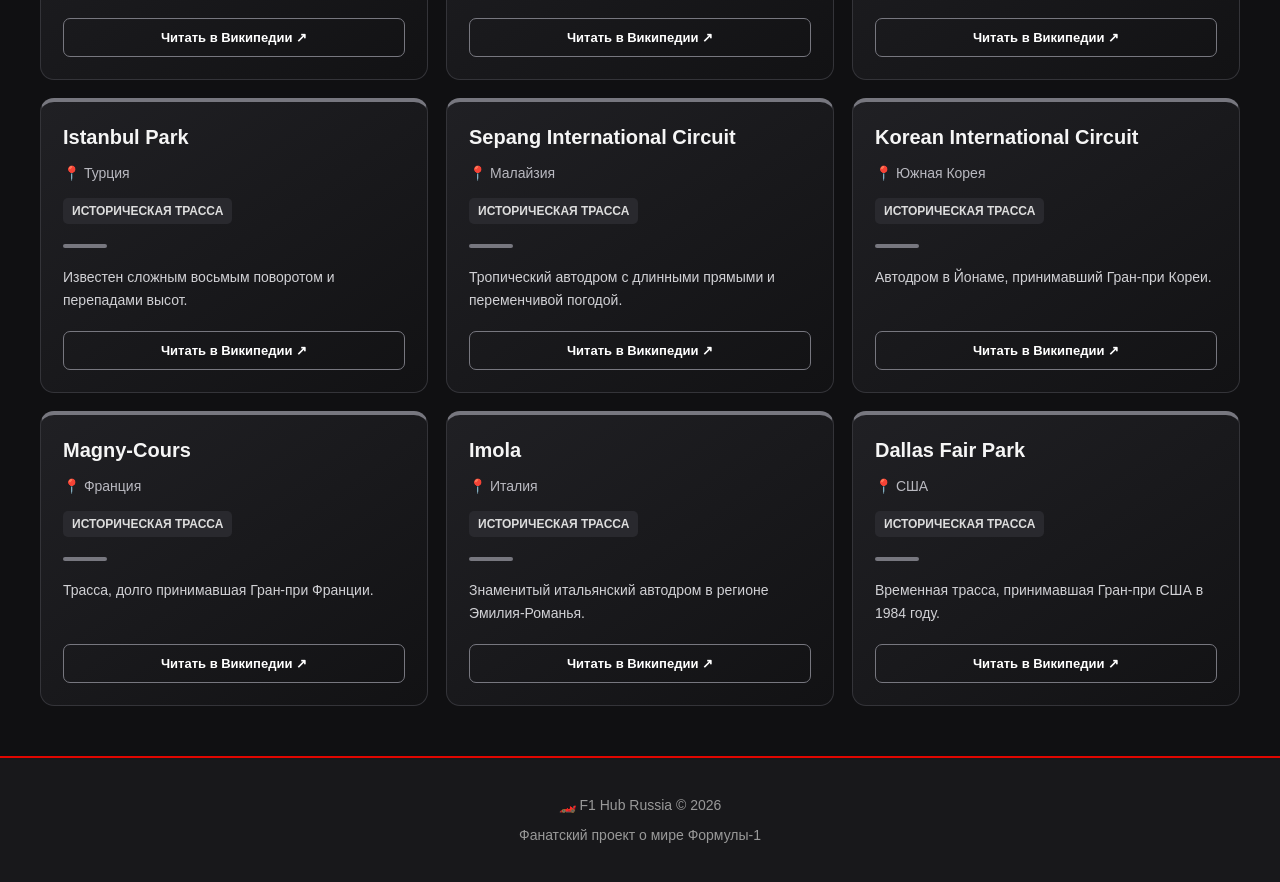
<file: tracks.html>
<!DOCTYPE html>
<html lang="ru">
<head>
  <meta charset="UTF-8">
  <meta name="viewport" content="width=device-width, initial-scale=1.0">
  <title>Трассы F1 — F1 Hub Russia</title>
  <style>
    * {
      box-sizing: border-box;
    }

    body {
      margin: 0;
      background: #101012;
      color: #f5f5f5;
      font-family: Arial, sans-serif;
    }

    .site-header {
      background: #18181b;
      border-bottom: 3px solid #e10600;
      padding: 20px;
      text-align: center;
    }

    .site-header h1 {
      margin: 0 0 18px;
      color: #fff;
      font-size: 30px;
    }

    nav {
      display: flex;
      flex-wrap: wrap;
      justify-content: center;
      gap: 10px;
    }

    nav a {
      color: #eee;
      text-decoration: none;
      padding: 9px 12px;
      border-radius: 6px;
      transition: .2s;
    }

    nav a:hover,
    nav a.active {
      background: #e10600;
      color: #fff;
    }

    .container {
      width: min(1200px, 94%);
      margin: 30px auto;
    }

    .page-title {
      margin-bottom: 10px;
      font-size: 32px;
    }

    .page-description {
      color: #b9b9c0;
      line-height: 1.6;
      margin-bottom: 25px;
    }

    .controls {
      display: grid;
      grid-template-columns: minmax(180px, 1fr) auto auto;
      gap: 12px;
      margin-bottom: 25px;
    }

    .controls input,
    .controls select {
      width: 100%;
      min-width: 0;
      padding: 12px 14px;
      background: #1c1c20;
      color: #fff;
      border: 1px solid #39393f;
      border-radius: 8px;
      font-size: 14px;
    }

    .filter-buttons {
      display: flex;
      flex-wrap: wrap;
      gap: 8px;
      margin-bottom: 25px;
    }

    .filter-button {
      border: 1px solid #44444a;
      background: #202024;
      color: #eee;
      padding: 10px 15px;
      border-radius: 7px;
      cursor: pointer;
      font-weight: 700;
    }

    .filter-button:hover,
    .filter-button.active {
      background: #e10600;
      border-color: #e10600;
    }

    .section-title {
      font-size: 23px;
      border-left: 4px solid #e10600;
      padding-left: 12px;
      margin: 32px 0 18px;
    }

    .tracks-grid {
      display: grid;
      grid-template-columns: repeat(3, minmax(0, 1fr));
      gap: 18px;
      align-items: stretch;
    }

    .track-link {
      display: flex;
      min-width: 0;
      height: 100%;
      color: inherit;
      text-decoration: none;
      border-radius: 14px;
    }

    .track {
      --track-color: #e10600;
      position: relative;
      display: flex;
      flex-direction: column;
      flex: 1;
      min-width: 0;
      min-height: 285px;
      height: 100%;
      padding: 22px;
      overflow: hidden;
      background: linear-gradient(145deg, #202024, #121214);
      border: 1px solid #343439;
      border-top: 4px solid var(--track-color);
      border-radius: 14px;
      transition: transform .2s, border-color .2s;
    }

    .track-link:hover .track {
      transform: translateY(-4px);
      border-color: var(--track-color);
    }

    .track h3 {
      margin: 0 0 12px;
      font-size: 20px;
      line-height: 1.35;
      overflow-wrap: anywhere;
    }

    .track-country {
      margin: 0;
      color: #b9b9c0;
      font-size: 14px;
      line-height: 1.5;
    }

    .track-type {
      display: inline-block;
      align-self: flex-start;
      margin-top: 14px;
      padding: 6px 9px;
      border-radius: 5px;
      background: #29292e;
      color: #ddd;
      font-size: 12px;
      font-weight: 700;
    }

    .track-bar {
      height: 4px;
      width: 44px;
      margin-top: 20px;
      margin-bottom: 18px;
      flex-shrink: 0;
      border-radius: 5px;
      background: var(--track-color);
    }

    .track-description {
      color: #d1d1d5;
      font-size: 14px;
      line-height: 1.6;
      margin: 0 0 20px;
    }

    .track-open {
      display: block;
      margin-top: auto;
      padding: 11px 12px;
      border: 1px solid var(--track-color);
      border-radius: 7px;
      color: white;
      font-size: 13px;
      font-weight: 700;
      text-align: center;
      transition: background .2s;
    }

    .track-link:hover .track-open {
      background: var(--track-color);
    }

    .empty-message {
      display: none;
      padding: 25px;
      background: #1c1c20;
      border-radius: 10px;
      color: #bbb;
      text-align: center;
    }

    footer {
      margin-top: 50px;
      padding: 25px 15px;
      background: #18181b;
      border-top: 2px solid #e10600;
      text-align: center;
      color: #999;
      font-size: 14px;
    }

    @media (max-width: 850px) {
      .tracks-grid {
        grid-template-columns: repeat(2, minmax(0, 1fr));
      }

      .controls {
        grid-template-columns: 1fr 1fr;
      }

      .controls input {
        grid-column: 1 / -1;
      }
    }

    @media (max-width: 560px) {
      .tracks-grid {
        grid-template-columns: 1fr;
      }

      .controls {
        grid-template-columns: 1fr;
      }

      .controls input {
        grid-column: auto;
      }

      .site-header h1 {
        font-size: 24px;
      }

      .page-title {
        font-size: 27px;
      }
    }
  </style>
</head>

<body>
  <header class="site-header">
    <h1>🏎️ F1 Hub Russia</h1>
    <nav>
      <a href="index.html">Главная</a>
      <a href="calendar.html">Календарь 2026</a>
      <a href="calendar2027.html">Календарь 2027</a>
      <a href="results.html">Результаты</a>
      <a href="drivers.html">Пилоты</a>
      <a href="teams.html">Команды</a>
      <a href="tracks.html" class="active">Трассы F1</a>
    </nav>
  </header>

  <main class="container">
    <h2 class="page-title">Трассы Формулы-1</h2>
    <p class="page-description">
      Каталог автодромов Формулы-1: современные трассы и легендарные
      исторические автодромы. Найди нужную трассу и открой её страницу
      в Википедии, чтобы узнать больше об истории и конфигурации.
    </p>

    <div class="controls">
      <input
        type="search"
        id="searchInput"
        placeholder="🔎 Поиск по названию или стране..."
        aria-label="Поиск трасс"
      >

      <select id="sortSelect" aria-label="Сортировка трасс">
        <option value="default">Стандартная сортировка</option>
        <option value="name">По названию</option>
        <option value="country">По стране</option>
      </select>

      <select id="typeSelect" aria-label="Тип трассы">
        <option value="all">Все типы</option>
        <option value="current">Современные</option>
        <option value="historic">Исторические</option>
      </select>
    </div>

    <div class="filter-buttons">
      <button class="filter-button active" data-filter="all">Все трассы</button>
      <button class="filter-button" data-filter="current">🏁 Современные</button>
      <button class="filter-button" data-filter="historic">🏆 Исторические</button>
    </div>

    <h2 class="section-title">🏁 Современные трассы</h2>
    <div class="tracks-grid" id="currentTracks"></div>

    <h2 class="section-title">🏆 Исторические трассы</h2>
    <div class="tracks-grid" id="historicTracks"></div>

    <div class="empty-message" id="emptyMessage">
      По твоему запросу трассы не найдены. Попробуй изменить поиск или фильтры.
    </div>
  </main>

  <footer>
    <p>🏎️ F1 Hub Russia © 2026</p>
    <p>Фанатский проект о мире Формулы-1</p>
  </footer>

  <script>
    const currentTracks = [
      {
        name: "Albert Park",
        country: "Австралия",
        fullName: "Albert Park Grand Prix Circuit",
        description: "Городская трасса в Мельбурне, открывающая сезон Формулы-1.",
        wiki: "Albert_Park_Grand_Prix_Circuit"
      },
      {
        name: "Shanghai International Circuit",
        country: "Китай",
        fullName: "Shanghai International Circuit",
        description: "Автодром с длинной прямой и знаменитым первым поворотом.",
        wiki: "Shanghai_International_Circuit"
      },
      {
        name: "Suzuka",
        country: "Япония",
        fullName: "Suzuka International Racing Course",
        description: "Легендарная трасса с конфигурацией в форме восьмёрки.",
        wiki: "Suzuka_International_Racing_Course"
      },
      {
        name: "Miami International Autodrome",
        country: "США",
        fullName: "Miami International Autodrome",
        description: "Современная трасса вокруг стадиона Hard Rock Stadium.",
        wiki: "Miami_International_Autodrome"
      },
      {
        name: "Circuit Gilles-Villeneuve",
        country: "Канада",
        fullName: "Circuit Gilles-Villeneuve",
        description: "Полуостровная трасса в Монреале с известной Стеной чемпионов.",
        wiki: "Circuit_Gilles-Villeneuve"
      },
      {
        name: "Circuit de Monaco",
        country: "Монако",
        fullName: "Circuit de Monaco",
        description: "Узкие улицы Монте-Карло, медленные повороты и знаменитый тоннель.",
        wiki: "Circuit_de_Monaco"
      },
      {
        name: "Circuit de Barcelona-Catalunya",
        country: "Испания",
        fullName: "Circuit de Barcelona-Catalunya",
        description: "Знаменитый автодром, используемый для гонок и тестов.",
        wiki: "Circuit_de_Barcelona-Catalunya"
      },
      {
        name: "Red Bull Ring",
        country: "Австрия",
        fullName: "Red Bull Ring",
        description: "Короткая трасса в Шпильберге с перепадами высот.",
        wiki: "Red_Bull_Ring"
      },
      {
        name: "Silverstone Circuit",
        country: "Великобритания",
        fullName: "Silverstone Circuit",
        description: "Историческая британская трасса, принимавшая первый Гран-при чемпионата мира.",
        wiki: "Silverstone_Circuit"
      },
      {
        name: "Circuit de Spa-Francorchamps",
        country: "Бельгия",
        fullName: "Circuit de Spa-Francorchamps",
        description: "Быстрые повороты, перепады высот и легендарный комплекс Eau Rouge.",
        wiki: "Circuit_de_Spa-Francorchamps"
      },
      {
        name: "Hungaroring",
        country: "Венгрия",
        fullName: "Hungaroring",
        description: "Техничная трасса недалеко от Будапешта.",
        wiki: "Hungaroring"
      },
      {
        name: "Circuit Zandvoort",
        country: "Нидерланды",
        fullName: "Circuit Zandvoort",
        description: "Трасса у побережья Северного моря с наклонными поворотами.",
        wiki: "Circuit_Zandvoort"
      },
      {
        name: "Autodromo Nazionale Monza",
        country: "Италия",
        fullName: "Autodromo Nazionale Monza",
        description: "Храм скорости, известный длинными прямыми и страстными тифози Ferrari.",
        wiki: "Autodromo_Nazionale_Monza"
      },
      {
        name: "Baku City Circuit",
        country: "Азербайджан",
        fullName: "Baku City Circuit",
        description: "Уличная трасса с длинной прямой и узким участком у старого города.",
        wiki: "Baku_City_Circuit"
      },
      {
        name: "Marina Bay Street Circuit",
        country: "Сингапур",
        fullName: "Marina Bay Street Circuit",
        description: "Ночная городская гонка среди небоскрёбов Сингапура.",
        wiki: "Marina_Bay_Street_Circuit"
      },
      {
        name: "Circuit of the Americas",
        country: "США",
        fullName: "Circuit of the Americas",
        description: "Автодром в Остине с резким подъёмом к первому повороту.",
        wiki: "Circuit_of_the_Americas"
      },
      {
        name: "Autódromo Hermanos Rodríguez",
        country: "Мексика",
        fullName: "Autódromo Hermanos Rodríguez",
        description: "Высокогорный автодром в Мехико со стадионным участком.",
        wiki: "Aut%C3%B3dromo_Hermanos_Rodr%C3%ADguez"
      },
      {
        name: "Autódromo José Carlos Pace",
        country: "Бразилия",
        fullName: "Autódromo José Carlos Pace",
        description: "Интерлагос известен перепадами высот и непредсказуемой погодой.",
        wiki: "Aut%C3%B3dromo_Jos%C3%A9_Carlos_Pace"
      },
      {
        name: "Las Vegas Strip Circuit",
        country: "США",
        fullName: "Las Vegas Strip Circuit",
        description: "Ночная городская трасса вдоль знаменитого Лас-Вегас-Стрип.",
        wiki: "Las_Vegas_Grand_Prix"
      },
      {
        name: "Lusail International Circuit",
        country: "Катар",
        fullName: "Lusail International Circuit",
        description: "Быстрый автодром с большим количеством скоростных поворотов.",
        wiki: "Lusail_International_Circuit"
      },
      {
        name: "Yas Marina Circuit",
        country: "ОАЭ",
        fullName: "Yas Marina Circuit",
        description: "Трасса в Абу-Даби, традиционно завершающая сезон.",
        wiki: "Yas_Marina_Circuit"
      },
      {
        name: "Jeddah Corniche Circuit",
        country: "Саудовская Аравия",
        fullName: "Jeddah Corniche Circuit",
        description: "Быстрая уличная трасса на побережье Красного моря.",
        wiki: "Jeddah_Street_Circuit"
      },
      {
        name: "Bahrain International Circuit",
        country: "Бахрейн",
        fullName: "Bahrain International Circuit",
        description: "Пустынный автодром в Сахире, известный вечерними гонками.",
        wiki: "Bahrain_International_Circuit"
      },
      {
        name: "Madring",
        country: "Испания",
        fullName: "Madring",
        description: "Проект трассы Гран-при Испании в Мадриде.",
        wiki: "Madrid_Grand_Prix"
      }
    ];

    const historicTracks = [
      {
        name: "Nürburgring Nordschleife",
        country: "Германия",
        fullName: "Nürburgring Nordschleife",
        description: "Знаменитая Северная петля, одна из самых сложных трасс в истории.",
        wiki: "N%C3%BCrburgring"
      },
      {
        name: "Hockenheimring",
        country: "Германия",
        fullName: "Hockenheimring",
        description: "Бывшая трасса Гран-при Германии с длинными лесными прямыми.",
        wiki: "Hockenheimring"
      },
      {
        name: "AVUS",
        country: "Германия",
        fullName: "Automobil-Verkehrs- und Übungsstraße",
        description: "Историческая гоночная трасса в Берлине.",
        wiki: "AVUS"
      },
      {
        name: "Aintree",
        country: "Великобритания",
        fullName: "Aintree Motor Racing Circuit",
        description: "Трасса, принимавшая Гран-при Великобритании в 1950-х и 1960-х.",
        wiki: "Aintree_Motor_Racing_Circuit"
      },
      {
        name: "Brands Hatch",
        country: "Великобритания",
        fullName: "Brands Hatch",
        description: "Британский автодром, принимавший Гран-при Великобритании.",
        wiki: "Brands_Hatch"
      },
      {
        name: "Donington Park",
        country: "Великобритания",
        fullName: "Donington Park",
        description: "Историческая трасса, известная дождевой гонкой 1993 года.",
        wiki: "Donington_Park"
      },
      {
        name: "Reims-Gueux",
        country: "Франция",
        fullName: "Reims-Gueux",
        description: "Быстрая трасса на дорогах общего пользования в регионе Шампань.",
        wiki: "Reims-Gueux"
      },
      {
        name: "Rouen-Les-Essarts",
        country: "Франция",
        fullName: "Rouen-Les-Essarts",
        description: "Сложная историческая трасса с быстрыми поворотами и перепадами высот.",
        wiki: "Rouen-Les-Essarts"
      },
      {
        name: "Clermont-Ferrand",
        country: "Франция",
        fullName: "Charade Circuit",
        description: "Извилистый автодром в гористой местности.",
        wiki: "Circuit_de_Charade"
      },
      {
        name: "Le Mans Bugatti",
        country: "Франция",
        fullName: "Bugatti Circuit",
        description: "Автодром, построенный рядом с трассой 24 часов Ле-Мана.",
        wiki: "Bugatti_Circuit"
      },
      {
        name: "Montjuïc",
        country: "Испания",
        fullName: "Montjuïc Circuit",
        description: "Городская трасса в Барселоне, использовавшаяся в Формуле-1.",
        wiki: "Montju%C3%AFc_circuit"
      },
      {
        name: "Jarama",
        country: "Испания",
        fullName: "Circuito del Jarama",
        description: "Трасса недалеко от Мадрида, принимавшая Гран-при Испании.",
        wiki: "Circuito_del_Jarama"
      },
      {
        name: "Pedralbes",
        country: "Испания",
        fullName: "Circuit de Pedralbes",
        description: "Городская трасса в Барселоне, использовавшаяся в начале 1950-х.",
        wiki: "Pedralbes_Circuit"
      },
      {
        name: "Zolder",
        country: "Бельгия",
        fullName: "Circuit Zolder",
        description: "Бельгийский автодром, принимавший Гран-при Бельгии.",
        wiki: "Circuit_Zolder"
      },
      {
        name: "Nivelles-Baulers",
        country: "Бельгия",
        fullName: "Nivelles-Baulers",
        description: "Автодром, принимавший два Гран-при Бельгии.",
        wiki: "Nivelles-Baulers"
      },
      {
        name: "Mosport",
        country: "Канада",
        fullName: "Mosport International Raceway",
        description: "Быстрая и сложная трасса, ранее принимавшая Гран-при Канады.",
        wiki: "Canadian_Tire_Motorsport_Park"
      },
      {
        name: "Circuit Mont-Tremblant",
        country: "Канада",
        fullName: "Circuit Mont-Tremblant",
        description: "Живописная трасса в Квебеке, принимавшая гонки Формулы-1.",
        wiki: "Circuit_Mont-Tremblant"
      },
      {
        name: "Watkins Glen",
        country: "США",
        fullName: "Watkins Glen International",
        description: "Знаменитая американская трасса, долго принимавшая Гран-при США.",
        wiki: "Watkins_Glen_International"
      },
      {
        name: "Long Beach",
        country: "США",
        fullName: "Long Beach Grand Prix Circuit",
        description: "Городская трасса в Калифорнии, принимавшая Формулу-1 в 1970-х и 1980-х.",
        wiki: "Long_Beach_Grand_Prix"
      },
      {
        name: "Detroit Street Circuit",
        country: "США",
        fullName: "Detroit Street Circuit",
        description: "Узкая городская трасса в центре Детройта.",
        wiki: "Detroit_street_circuit"
      },
      {
        name: "Phoenix Street Circuit",
        country: "США",
        fullName: "Phoenix Street Circuit",
        description: "Городская трасса, использовавшаяся для Гран-при США в начале 1990-х.",
        wiki: "Phoenix_street_circuit"
      },
      {
        name: "Sebring",
        country: "США",
        fullName: "Sebring International Raceway",
        description: "Исторический аэродромный автодром, принимавший первый Гран-при США в чемпионате мира.",
        wiki: "Sebring_International_Raceway"
      },
      {
        name: "Riverside",
        country: "США",
        fullName: "Riverside International Raceway",
        description: "Калифорнийская трасса, принимавшая Гран-при США.",
        wiki: "Riverside_International_Raceway"
      },
      {
        name: "Kyalami",
        country: "ЮАР",
        fullName: "Kyalami Grand Prix Circuit",
        description: "Южноафриканский автодром, принимавший Гран-при ЮАР.",
        wiki: "Kyalami_Racing_Circuit"
      },
      {
        name: "Prince George Circuit",
        country: "ЮАР",
        fullName: "Prince George Circuit",
        description: "Историческая трасса в Ист-Лондоне.",
        wiki: "Prince_George_Circuit"
      },
      {
        name: "Fuji Speedway",
        country: "Япония",
        fullName: "Fuji Speedway",
        description: "Японский автодром у подножия горы Фудзи.",
        wiki: "Fuji_Speedway"
      },
      {
        name: "Okayama International Circuit",
        country: "Япония",
        fullName: "Okayama International Circuit",
        description: "Трасса, ранее принимавшая Гран-при Тихого океана.",
        wiki: "Okayama_International_Circuit"
      },
      {
        name: "Autódromo de Buenos Aires",
        country: "Аргентина",
        fullName: "Autódromo Oscar y Juan Gálvez",
        description: "Главный аргентинский автодром, принимавший Гран-при Аргентины.",
        wiki: "Aut%C3%B3dromo_Oscar_y_Juan_G%C3%A1lvez"
      },
      {
        name: "Autódromo de Pescara",
        country: "Италия",
        fullName: "Pescara Circuit",
        description: "Одна из самых длинных трасс, когда-либо принимавших Гран-при.",
        wiki: "Pescara_Circuit"
      },
      {
        name: "Bremgarten",
        country: "Швейцария",
        fullName: "Circuit Bremgarten",
        description: "Лесная трасса, принимавшая Гран-при Швейцарии.",
        wiki: "Circuit_Bremgarten"
      },
      {
        name: "AVUS Berlin",
        country: "Германия",
        fullName: "AVUS",
        description: "Скоростная трасса с двумя прямыми и крутыми виражами.",
        wiki: "AVUS"
      },
      {
        name: "Valencia Street Circuit",
        country: "Испания",
        fullName: "Valencia Street Circuit",
        description: "Городская трасса у порта Валенсии.",
        wiki: "Valencia_Street_Circuit"
      },
      {
        name: "Buddh International Circuit",
        country: "Индия",
        fullName: "Buddh International Circuit",
        description: "Современный индийский автодром, принимавший три Гран-при Индии.",
        wiki: "Buddh_International_Circuit"
      },
      {
        name: "Istanbul Park",
        country: "Турция",
        fullName: "Istanbul Park",
        description: "Известен сложным восьмым поворотом и перепадами высот.",
        wiki: "Istanbul_Park"
      },
      {
        name: "Sepang International Circuit",
        country: "Малайзия",
        fullName: "Sepang International Circuit",
        description: "Тропический автодром с длинными прямыми и переменчивой погодой.",
        wiki: "Sepang_International_Circuit"
      },
      {
        name: "Korean International Circuit",
        country: "Южная Корея",
        fullName: "Korean International Circuit",
        description: "Автодром в Йонаме, принимавший Гран-при Кореи.",
        wiki: "Korean_International_Circuit"
      },
      {
        name: "Magny-Cours",
        country: "Франция",
        fullName: "Circuit de Nevers Magny-Cours",
        description: "Трасса, долго принимавшая Гран-при Франции.",
        wiki: "Circuit_de_Nevers_Magny-Cours"
      },
      {
        name: "Imola",
        country: "Италия",
        fullName: "Autodromo Enzo e Dino Ferrari",
        description: "Знаменитый итальянский автодром в регионе Эмилия-Романья.",
        wiki: "Autodromo_Enzo_e_Dino_Ferrari"
      },
      {
        name: "Dallas Fair Park",
        country: "США",
        fullName: "Dallas Grand Prix Circuit",
        description: "Временная трасса, принимавшая Гран-при США в 1984 году.",
        wiki: "1984_Dallas_Grand_Prix"
      }
    ];

    let activeFilter = "all";

    function makeCard(track, type) {
      const article = document.createElement("article");
      article.className = "track";
      article.style.setProperty(
        "--track-color",
        type === "current" ? "#e10600" : "#77777f"
      );

      const heading = document.createElement("h3");
      heading.textContent = track.name;

      const country = document.createElement("p");
      country.className = "track-country";
      country.textContent = "📍 " + track.country;

      const tag = document.createElement("span");
      tag.className = "track-type";
      tag.textContent = type === "current"
        ? "СОВРЕМЕННАЯ ТРАССА"
        : "ИСТОРИЧЕСКАЯ ТРАССА";

      const bar = document.createElement("div");
      bar.className = "track-bar";

      const description = document.createElement("p");
      description.className = "track-description";
      description.textContent = track.description;

      const wikiLink = document.createElement("span");
      wikiLink.className = "track-open";
      wikiLink.textContent = "Читать в Википедии ↗";

      article.append(heading, country, tag, bar, description, wikiLink);

      const link = document.createElement("a");
      link.className = "track-link";
      link.href = "https://ru.wikipedia.org/wiki/" + track.wiki;
      link.target = "_blank";
      link.rel = "noopener noreferrer";
      link.setAttribute(
        "aria-label",
        "Читать о трассе " + track.name + " в Википедии"
      );
      link.appendChild(article);

      link.dataset.name = track.name.toLowerCase();
      link.dataset.country = track.country.toLowerCase();
      link.dataset.type = type;
      link.dataset.search = (
        track.name + " " + track.country + " " +
        track.fullName + " " + track.description
      ).toLowerCase();

      return link;
    }

    function renderTracks() {
      const currentContainer = document.getElementById("currentTracks");
      const historicContainer = document.getElementById("historicTracks");

      currentContainer.replaceChildren();
      historicContainer.replaceChildren();

      currentTracks.forEach(track => {
        currentContainer.appendChild(makeCard(track, "current"));
      });

      historicTracks.forEach(track => {
        historicContainer.appendChild(makeCard(track, "historic"));
      });

      applyFilters();
    }

    function applyFilters() {
      const search = document
        .getElementById("searchInput")
        .value.trim().toLowerCase();

      const sort = document.getElementById("sortSelect").value;
      const selectedType = document.getElementById("typeSelect").value;

      const cards = Array.from(document.querySelectorAll(".track-link"));

      cards.forEach(card => {
        const matchesSearch = card.dataset.search.includes(search);
        const matchesButton = activeFilter === "all" ||
          card.dataset.type === activeFilter;
        const matchesType = selectedType === "all" ||
          card.dataset.type === selectedType;

        card.style.display =
          matchesSearch && matchesButton && matchesType ? "flex" : "none";
      });

      ["currentTracks", "historicTracks"].forEach(containerId => {
        const container = document.getElementById(containerId);
        const visibleCards = Array.from(container.children)
          .filter(card => card.style.display !== "none");

        visibleCards.sort((a, b) => {
          if (sort === "name") {
            return a.dataset.name.localeCompare(b.dataset.name, "ru");
          }

          if (sort === "country") {
            return a.dataset.country.localeCompare(b.dataset.country, "ru");
          }

          return 0;
        });

        visibleCards.forEach(card => container.appendChild(card));

        const heading = container.previousElementSibling;
        heading.style.display = visibleCards.length ? "" : "none";
      });

      const visibleCount = cards.some(card => card.style.display !== "none");
      document.getElementById("emptyMessage").style.display =
        visibleCount ? "none" : "block";
    }

    document.getElementById("searchInput")
      .addEventListener("input", applyFilters);

    document.getElementById("sortSelect")
      .addEventListener("change", applyFilters);

    document.getElementById("typeSelect")
      .addEventListener("change", () => {
        const type = document.getElementById("typeSelect").value;
        activeFilter = type;
        document.querySelectorAll(".filter-button").forEach(button => {
          button.classList.toggle(
            "active",
            button.dataset.filter === activeFilter
          );
        });
        applyFilters();
      });

    document.querySelectorAll(".filter-button").forEach(button => {
      button.addEventListener("click", () => {
        activeFilter = button.dataset.filter;
        document.getElementById("typeSelect").value = activeFilter;

        document.querySelectorAll(".filter-button").forEach(item => {
          item.classList.toggle("active", item === button);
        });

        applyFilters();
      });
    });

    renderTracks();
  </script>
</body>
</html>
</file>
<file: style.css>
/* =====================================
   F1 HUB RUSSIA — ОСНОВНЫЕ СТИЛИ
   ===================================== */

:root {
  --red: #e10600;
  --bg: #101010;
  --panel: #191919;
  --panel-light: #222222;
  --border: #353535;
  --text: #f5f5f5;
  --muted: #aaaaaa;
}

* {
  box-sizing: border-box;
}

html {
  min-height: 100%;
  scroll-behavior: smooth;
}

body {
  min-height: 100vh;
  margin: 0;
  background: var(--bg);
  color: var(--text);
  font-family: Arial, Helvetica, sans-serif;
  line-height: 1.6;
}

/* Шапка сайта */

.site-header,
header {
  padding: 28px 20px;
  text-align: center;
  background: #080808;
  border-bottom: 3px solid var(--red);
}

header h1 {
  margin: 0 0 6px;
  color: #ffffff;
  font-size: clamp(25px, 4vw, 36px);
}

header p {
  margin: 0;
  color: var(--muted);
}

/* Главное меню */

nav {
  display: flex;
  flex-wrap: wrap;
  justify-content: center;
  align-items: center;
  gap: 8px;
  width: 100%;
  padding: 14px 16px;
  background: #151515;
  border-bottom: 1px solid var(--border);
}

nav a {
  display: inline-block;
  padding: 9px 14px;
  border-radius: 6px;
  color: #eeeeee;
  text-decoration: none;
  font-size: 14px;
  transition: background 0.2s, color 0.2s;
}

nav a:hover,
nav a.active {
  background: var(--red);
  color: #ffffff;
}

/* Основная область — строго по центру */

main {
  display: block;
  width: 100%;
  max-width: 1140px;
  margin: 0 auto;
  padding: 28px 20px 40px;
}

/* Заголовки страниц */

.page-heading {
  margin: 0 0 8px;
  text-align: center;
  font-size: clamp(25px, 4vw, 34px);
  line-height: 1.3;
}

.page-subtitle {
  margin: 0 auto 25px;
  color: var(--muted);
  text-align: center;
}

/* Карточки и секции */

.card {
  display: block;
  width: 100%;
  max-width: 100%;
  margin: 20px auto;
  padding: 22px;
  background: var(--panel);
  border: 1px solid var(--border);
  border-radius: 12px;
  box-sizing: border-box;
}

.card h2 {
  margin: 0 0 18px;
  font-size: 22px;
}

.card h3 {
  color: #ffffff;
}

/* Календарь 2026 — сетка по центру */

.calendar-grid {
  display: grid;
  grid-template-columns: repeat(2, minmax(0, 1fr));
  align-items: stretch;
  gap: 16px;
  width: 100%;
  max-width: 100%;
  margin: 20px auto;
  padding: 0;
}

.calendar-card {
  display: flex;
  flex-direction: column;
  align-items: flex-start;
  gap: 10px;
  width: 100%;
  min-width: 0;
  margin: 0;
  padding: 20px;
  background: #171717;
  border: 1px solid #333333;
  border-left: 4px solid var(--red);
  border-radius: 12px;
  transition: transform 0.2s, border-color 0.2s;
}

.calendar-card:hover {
  transform: translateY(-3px);
  border-color: var(--red);
}

.calendar-card.completed {
  border-left-color: #555555;
}

.calendar-top {
  display: flex;
  justify-content: space-between;
  align-items: center;
  flex-wrap: wrap;
  gap: 8px;
  width: 100%;
}

.calendar-round {
  color: var(--red);
  font-size: 13px;
  font-weight: 800;
  letter-spacing: 1px;
}

.calendar-date {
  color: #bbbbbb;
  font-size: 13px;
}

.calendar-name {
  margin: 0;
  color: #ffffff;
  font-size: 20px;
  line-height: 1.35;
}

.calendar-circuit {
  color: #dddddd;
  font-size: 14px;
}

.calendar-country {
  color: #999999;
  font-size: 13px;
}

.calendar-status {
  display: inline-block;
  margin-top: auto;
  padding: 6px 10px;
  border-radius: 6px;
  background: #292929;
  color: #dddddd;
  font-size: 12px;
  font-weight: 700;
}

.calendar-status.next {
  background: var(--red);
  color: #ffffff;
}

.calendar-status.done {
  background: #292929;
  color: #aaaaaa;
}

.calendar-sprint {
  color: #ff6565;
  font-size: 12px;
  font-weight: 700;
}

.calendar-note {
  color: #999999;
  font-size: 13px;
  line-height: 1.5;
}

/* Календарь 2027 — список этапов */

.race-list {
  display: flex;
  flex-direction: column;
  gap: 12px;
  width: 100%;
  max-width: 100%;
  margin: 20px auto;
  padding: 0;
}

.race-row {
  display: grid;
  grid-template-columns: 48px minmax(0, 1fr) auto;
  align-items: center;
  gap: 16px;
  width: 100%;
  min-width: 0;
  margin: 0;
  padding: 16px;
  background: #171717;
  border: 1px solid #333333;
  border-left: 4px solid var(--red);
  border-radius: 12px;
}

.race-round {
  display: flex;
  justify-content: center;
  align-items: center;
  width: 40px;
  height: 40px;
  border-radius: 8px;
  background: #292929;
  color: var(--red);
  font-weight: 800;
}

.race-name {
  color: #ffffff;
  font-size: 17px;
  font-weight: 700;
  line-height: 1.4;
}

.race-meta {
  margin-top: 5px;
  color: #aaaaaa;
  font-size: 13px;
  line-height: 1.6;
}

.pill {
  display: inline-block;
  padding: 7px 10px;
  border-radius: 6px;
  background: #292929;
  color: #dddddd;
  font-size: 12px;
  font-weight: 700;
  white-space: nowrap;
}

.pill.upcoming {
  background: #332020;
  color: #ff6565;
}

.pill.done {
  background: #292929;
  color: #aaaaaa;
}

/* Сообщения о загрузке и статусах */

.status {
  margin: 16px 0 0;
  color: var(--muted);
  text-align: center;
  font-size: 13px;
}

.empty {
  padding: 20px;
  color: var(--muted);
  text-align: center;
}

/* Таблицы */

table {
  width: 100%;
  border-collapse: collapse;
  margin: 15px 0;
}

th,
td {
  padding: 12px;
  border: 1px solid var(--border);
  text-align: left;
}

th {
  background: #292929;
  color: #ffffff;
}

tr:nth-child(even) {
  background: #1d1d1d;
}

/* Ссылки и кнопки */

a {
  color: #ff4545;
}

button {
  padding: 10px 16px;
  border: 0;
  border-radius: 6px;
  background: var(--red);
  color: #ffffff;
  font-weight: 700;
  cursor: pointer;
}

button:hover {
  background: #bb0500;
}

/* Нижняя часть сайта */

footer {
  padding: 22px 16px;
  background: #080808;
  border-top: 1px solid var(--border);
  color: var(--muted);
  text-align: center;
  font-size: 13px;
}

footer p {
  margin: 4px 0;
}

/* Адаптация под телефоны и планшеты */

@media (max-width: 700px) {
  main {
    padding: 22px 12px 30px;
  }

  .card {
    padding: 16px;
  }

  .calendar-grid {
    grid-template-columns: minmax(0, 1fr);
  }

  .race-row {
    grid-template-columns: 38px minmax(0, 1fr);
    gap: 10px;
    padding: 12px;
  }

  .race-round {
    width: 34px;
    height: 34px;
  }

  .race-row .pill {
    grid-column: 2;
    justify-self: start;
  }

  .race-name {
    font-size: 15px;
  }

  .race-meta {
    font-size: 12px;
  }

  nav {
    gap: 5px;
    padding: 10px;
  }

  nav a {
    padding: 8px 10px;
    font-size: 13px;
  }

  th,
  td {
    padding: 8px;
    font-size: 13px;
  }
}
</file>
